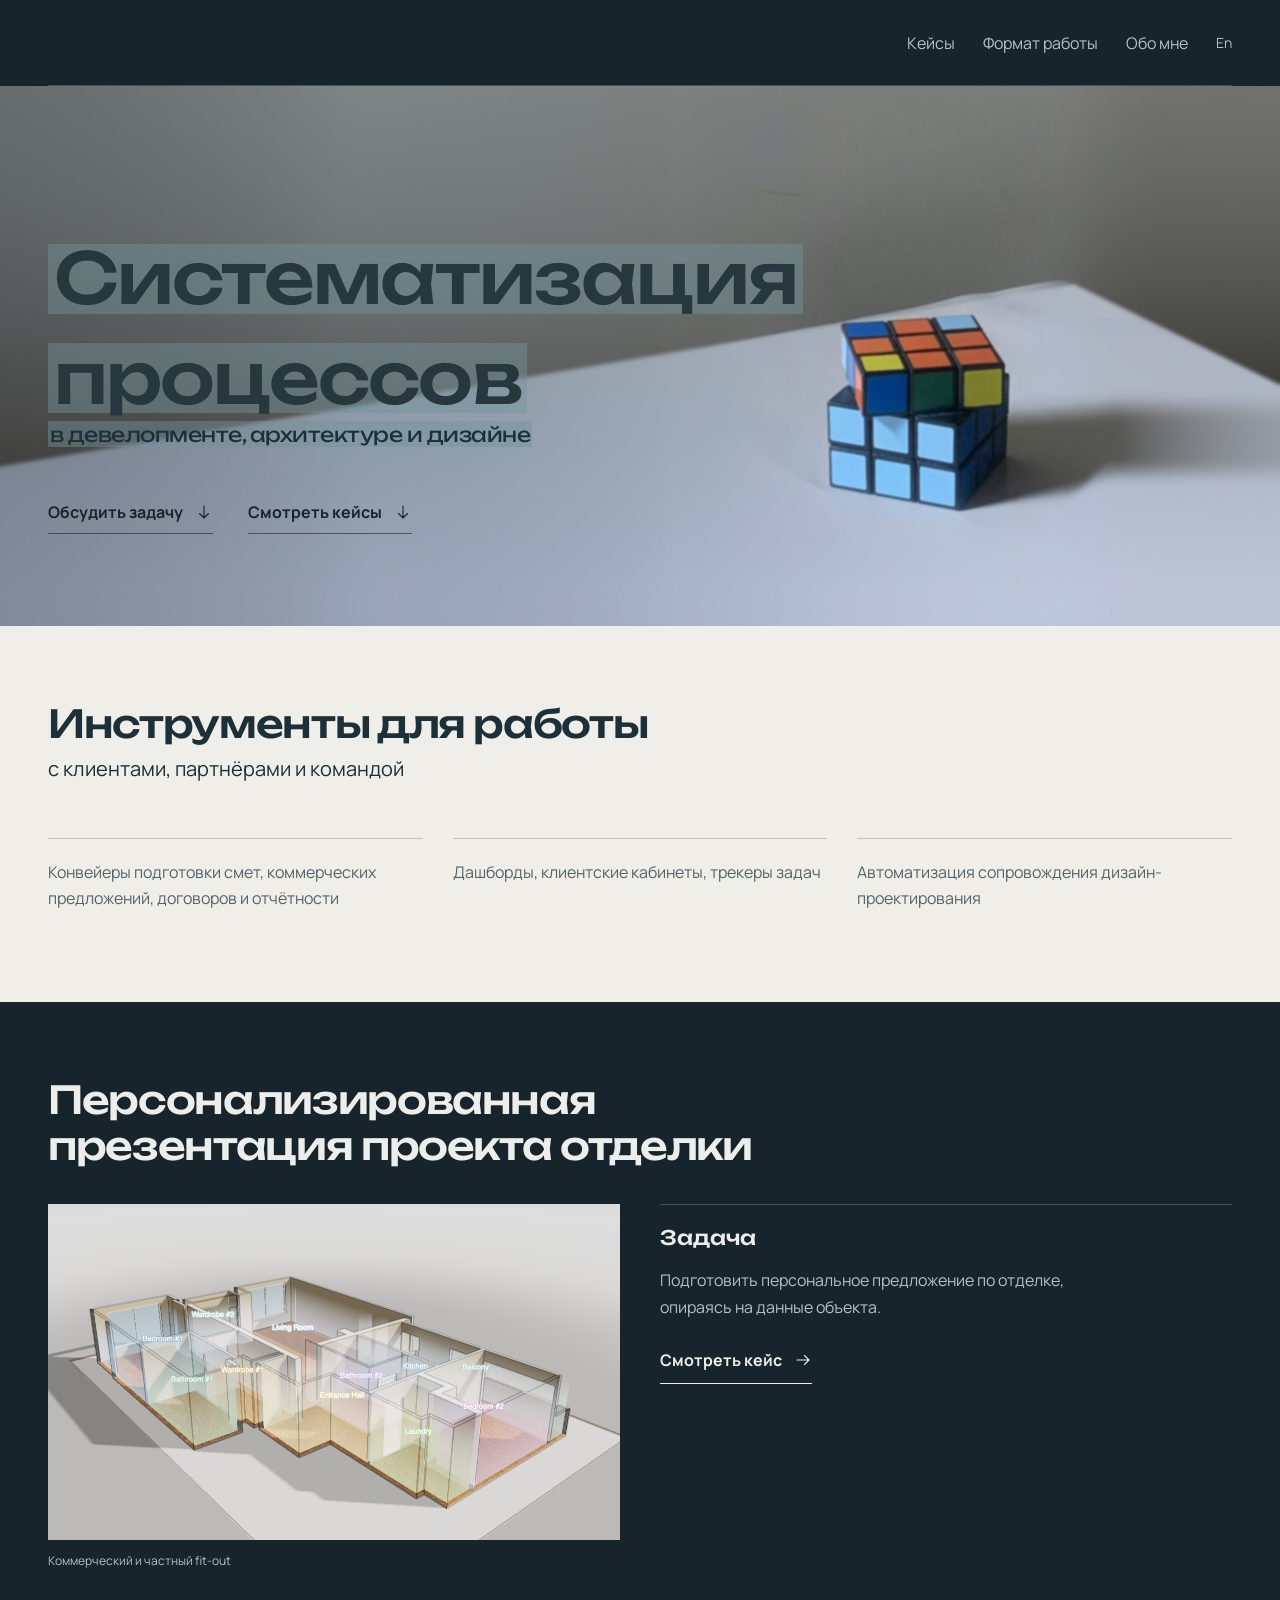
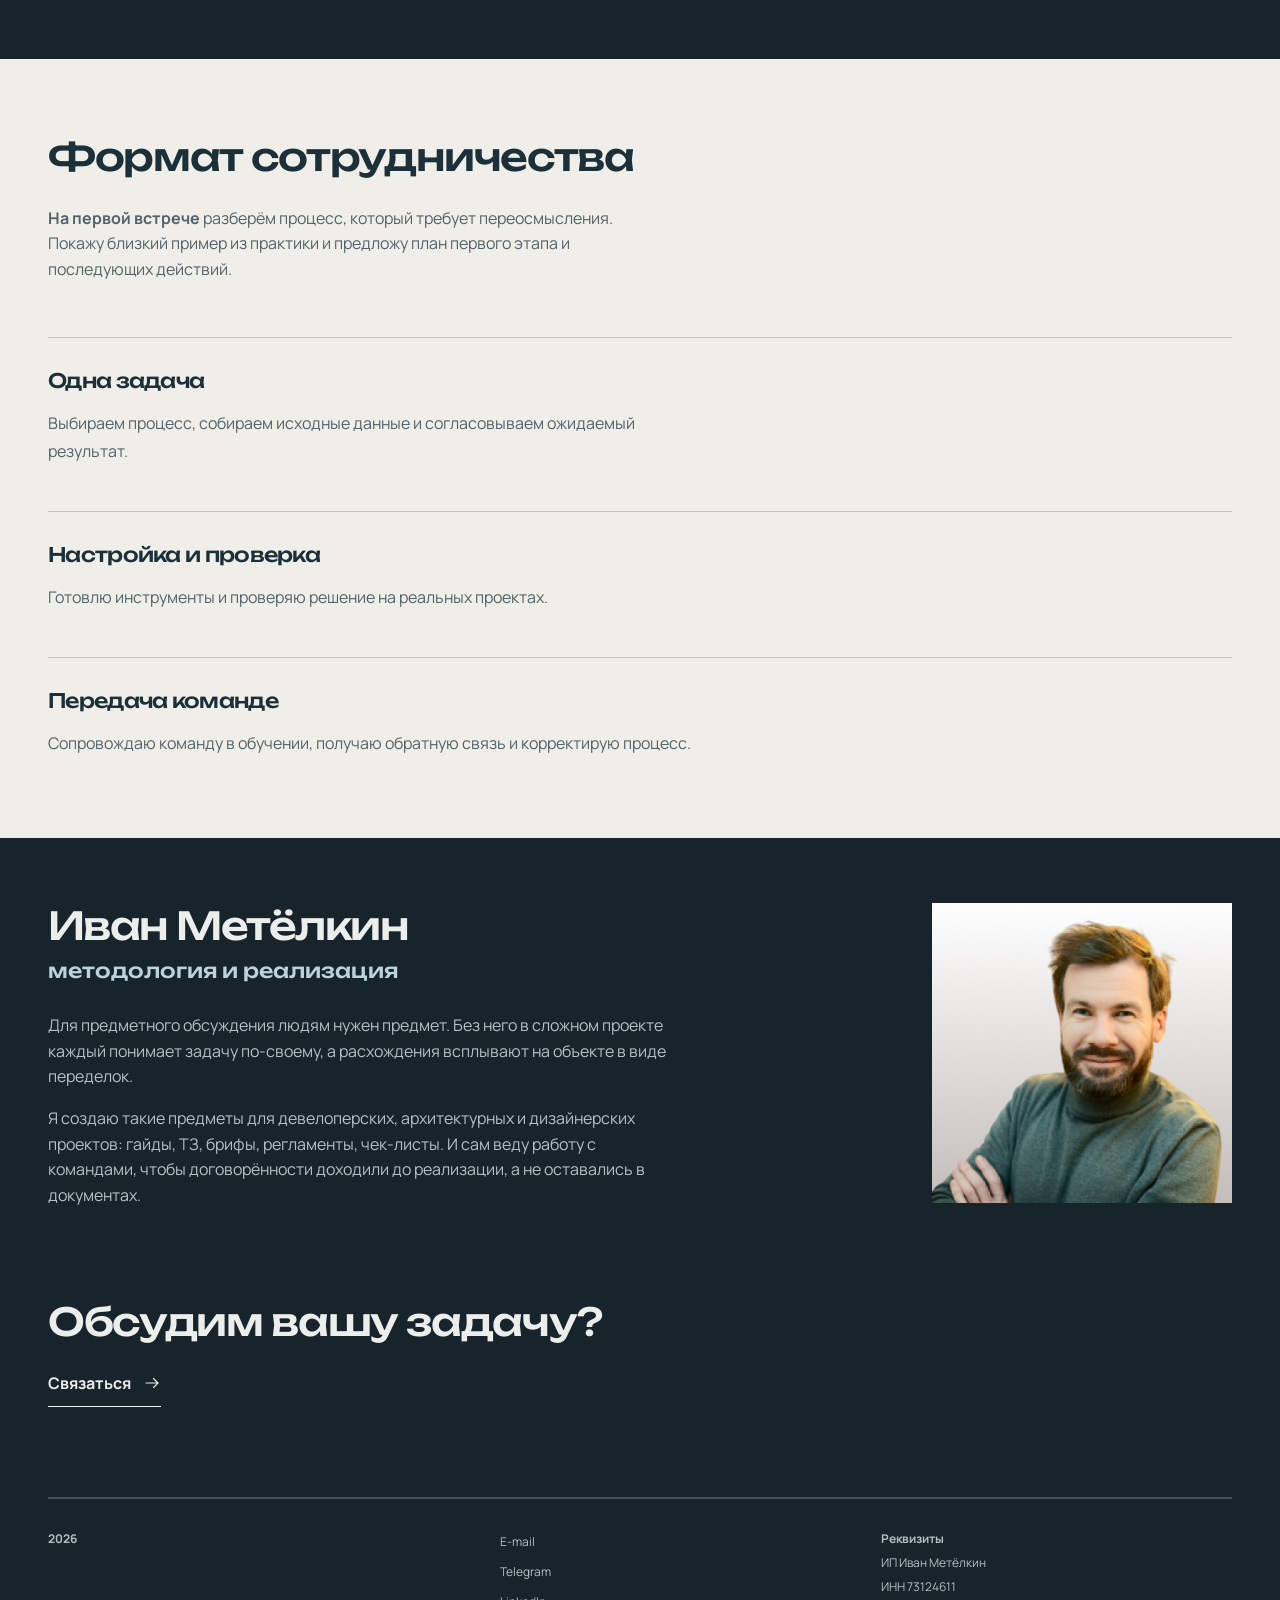
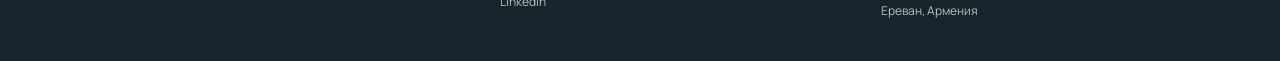
<file: index.html>
<!doctype html><html lang="ru"><head><meta charset="utf-8"><meta name="viewport" content="width=device-width,initial-scale=1"><meta name="description" content="Систематизация процессов в девелопменте, архитектуре и дизайне."><title>Метелкин Иван — систематизация процессов</title><link rel="stylesheet" href="/site.css?v=36"></head><body class="home-page"><header class="simple-header wrap"><nav aria-label="Навигация"><a href="/#cases">Кейсы</a><a href="/#approach">Формат работы</a><a href="/#about">Обо мне</a><a class="lang-pending" href="/en/" lang="en" aria-label="English">En</a></nav></header><main><section class="home-hero"><div class="wrap home-hero-copy"><h1><span class="hero-title"><span>Систематизация</span><span>процессов</span></span><span class="hero-subtitle-wrap"><span class="hero-subtitle">в девелопменте, архитектуре и дизайне</span></span></h1><div class="home-actions"><a href="#contact">Обсудить задачу <svg class="icon" viewBox="0 0 24 24" aria-hidden="true"><path d="M12 4v16m-6-6 6 6 6-6"/></svg></a><a href="#cases">Смотреть кейсы <svg class="icon" viewBox="0 0 24 24" aria-hidden="true"><path d="M12 4v16m-6-6 6 6 6-6"/></svg></a></div></div><img class="home-hero-image" src="/background_2400x1350_v2.jpg" alt="Кубик Рубика на светлом фоне" fetchpriority="high"></section><section class="light"><div class="wrap section tools-section"><h2>Инструменты для работы <span>с клиентами, партнёрами и командой</span></h2><div class="tools-list"><p>Конвейеры подготовки смет, коммерческих предложений, договоров и отчётности</p><p>Дашборды, клиентские кабинеты, трекеры задач</p><p>Автоматизация сопровождения дизайн-проектирования</p></div></div></section><section id="cases"><div class="wrap section case-feature"><h2><a class="case-title-link" href="/cases/e57/">Персонализированная презентация проекта отделки</a></h2><div class="case-feature-grid"><figure><a class="case-image-link" href="/cases/e57/" aria-label="Открыть кейс: Персонализированная презентация проекта отделки"><img src="/cases/e57/model-reference.png" alt="Модель квартиры для презентации проекта отделки"></a><figcaption>Коммерческий и частный fit-out</figcaption></figure><div class="case-feature-info"><h3>Задача</h3><p>Подготовить персональное предложение по отделке, опираясь на данные объекта.</p><a class="text-link" href="/cases/e57/">Смотреть кейс <svg class="icon" viewBox="0 0 24 24" aria-hidden="true"><path d="M4 12h16m-6-6 6 6-6 6"/></svg></a></div></div></div></section><section id="approach" class="light"><div class="wrap section format-section"><h2>Формат сотрудничества</h2><p class="format-lead"><b>На первой встрече</b> разберём процесс, который требует переосмысления. Покажу близкий пример из практики и предложу план первого этапа и последующих действий.</p><div class="format-steps"><article><div><h3>Одна задача</h3><p>Выбираем процесс, собираем исходные данные и согласовываем ожидаемый результат.</p></div></article><article><div><h3>Настройка и проверка</h3><p>Готовлю инструменты и проверяю решение на реальных проектах.</p></div></article><article><div><h3>Передача команде</h3><p>Сопровождаю команду в обучении, получаю обратную связь и корректирую процесс.</p></div></article></div></div></section><section id="about" class="wrap section home-about"><div><h2>Иван Метёлкин</h2><p class="about-role">методология и реализация</p><p>Для предметного обсуждения людям нужен предмет. Без него в сложном проекте каждый понимает задачу по-своему, а расхождения всплывают на объекте в виде переделок.</p><p>Я создаю такие предметы для девелоперских, архитектурных и дизайнерских проектов: гайды, ТЗ, брифы, регламенты, чек-листы. И сам веду работу с командами, чтобы договорённости доходили до реализации, а не оставались в документах.</p></div><img src="/portrait.png" alt="Иван Метёлкин" loading="lazy"></section><section id="contact" class="wrap home-contact"><h2>Обсудим вашу задачу?</h2><button type="button" class="text-link contact-open" id="contactOpen" aria-haspopup="dialog" aria-controls="contactDialog">Связаться <svg class="icon" viewBox="0 0 24 24" aria-hidden="true"><path d="M4 12h16m-6-6 6 6-6 6"/></svg></button></section></main><footer class="wrap footer site-footer"><div><strong>2026</strong></div><div class="footer-links"><a href="mailto:metelki@gmail.com">E-mail</a><a href="https://t.me/IvanMetelkin" target="_blank" rel="noopener noreferrer">Telegram</a><a href="https://linkedin.com/in/IvanMetelkin" target="_blank" rel="noopener noreferrer">LinkedIn</a></div><div class="company-details"><strong>Реквизиты</strong><span>ИП Иван Метёлкин</span><span>ИНН 73124611</span><span>Ереван, Армения</span></div></footer><dialog id="contactDialog" aria-labelledby="dialogTitle" aria-describedby="dialogNote"><div class="dialog-heading"><h2 id="dialogTitle">Связаться</h2><button type="button" class="dialog-close" id="dialogClose" aria-label="Закрыть окно">×</button></div><form id="contactForm"><label for="contactName">Ваше имя</label><input id="contactName" name="name" autocomplete="name" required maxlength="150"><label for="contactDetails">Контакт</label><input id="contactDetails" name="contact" autocomplete="off" required maxlength="200" placeholder="E-mail, телефон или Telegram"><label for="contactQuestion">Что хотите обсудить</label><textarea id="contactQuestion" name="question" rows="5" required maxlength="3000"></textarea><label class="contact-trap" aria-hidden="true">Сайт<input name="website" tabindex="-1" autocomplete="off"></label><p id="dialogNote" role="status" aria-live="polite">Отправьте сообщение, и я свяжусь с вами</p><button type="submit" class="dialog-submit">Отправить</button></form></dialog><script src="/contact-config.js?v=2" defer></script><script src="/contact.js?v=6" defer></script></body></html>
</file>
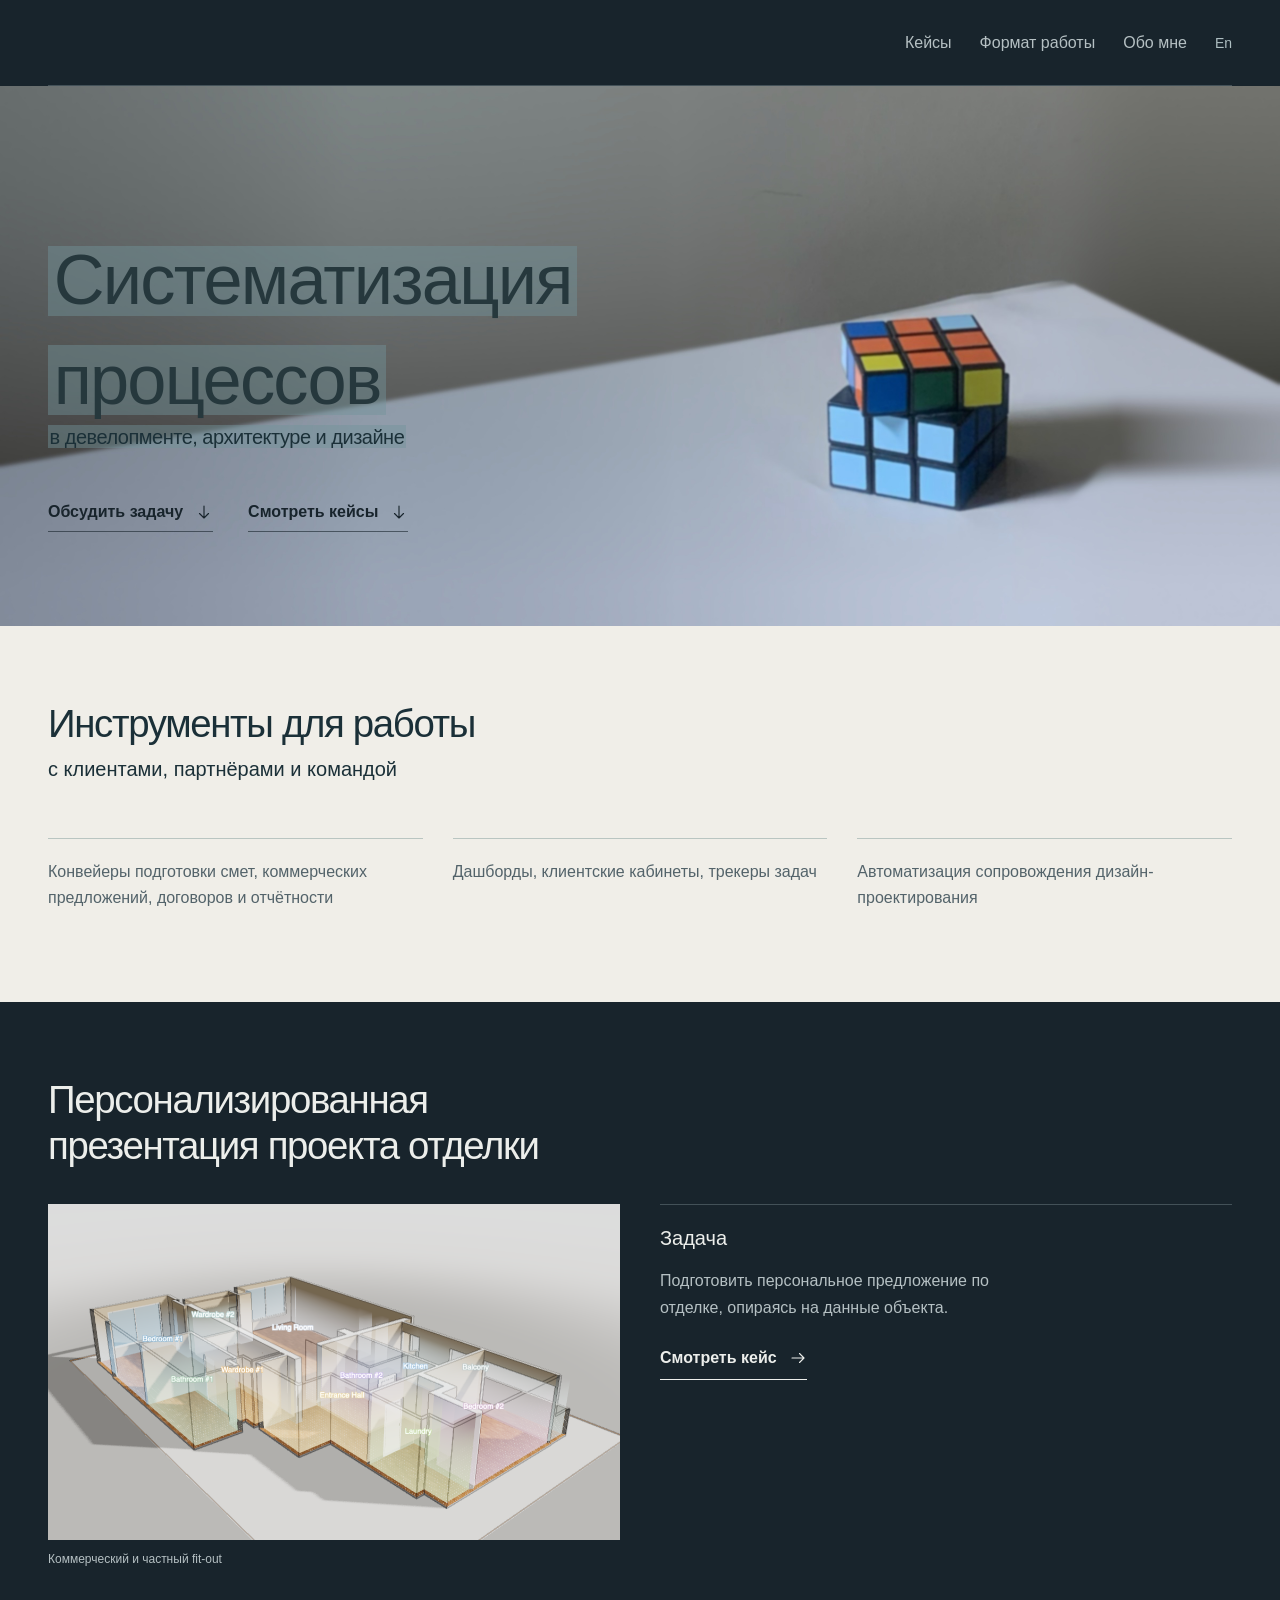
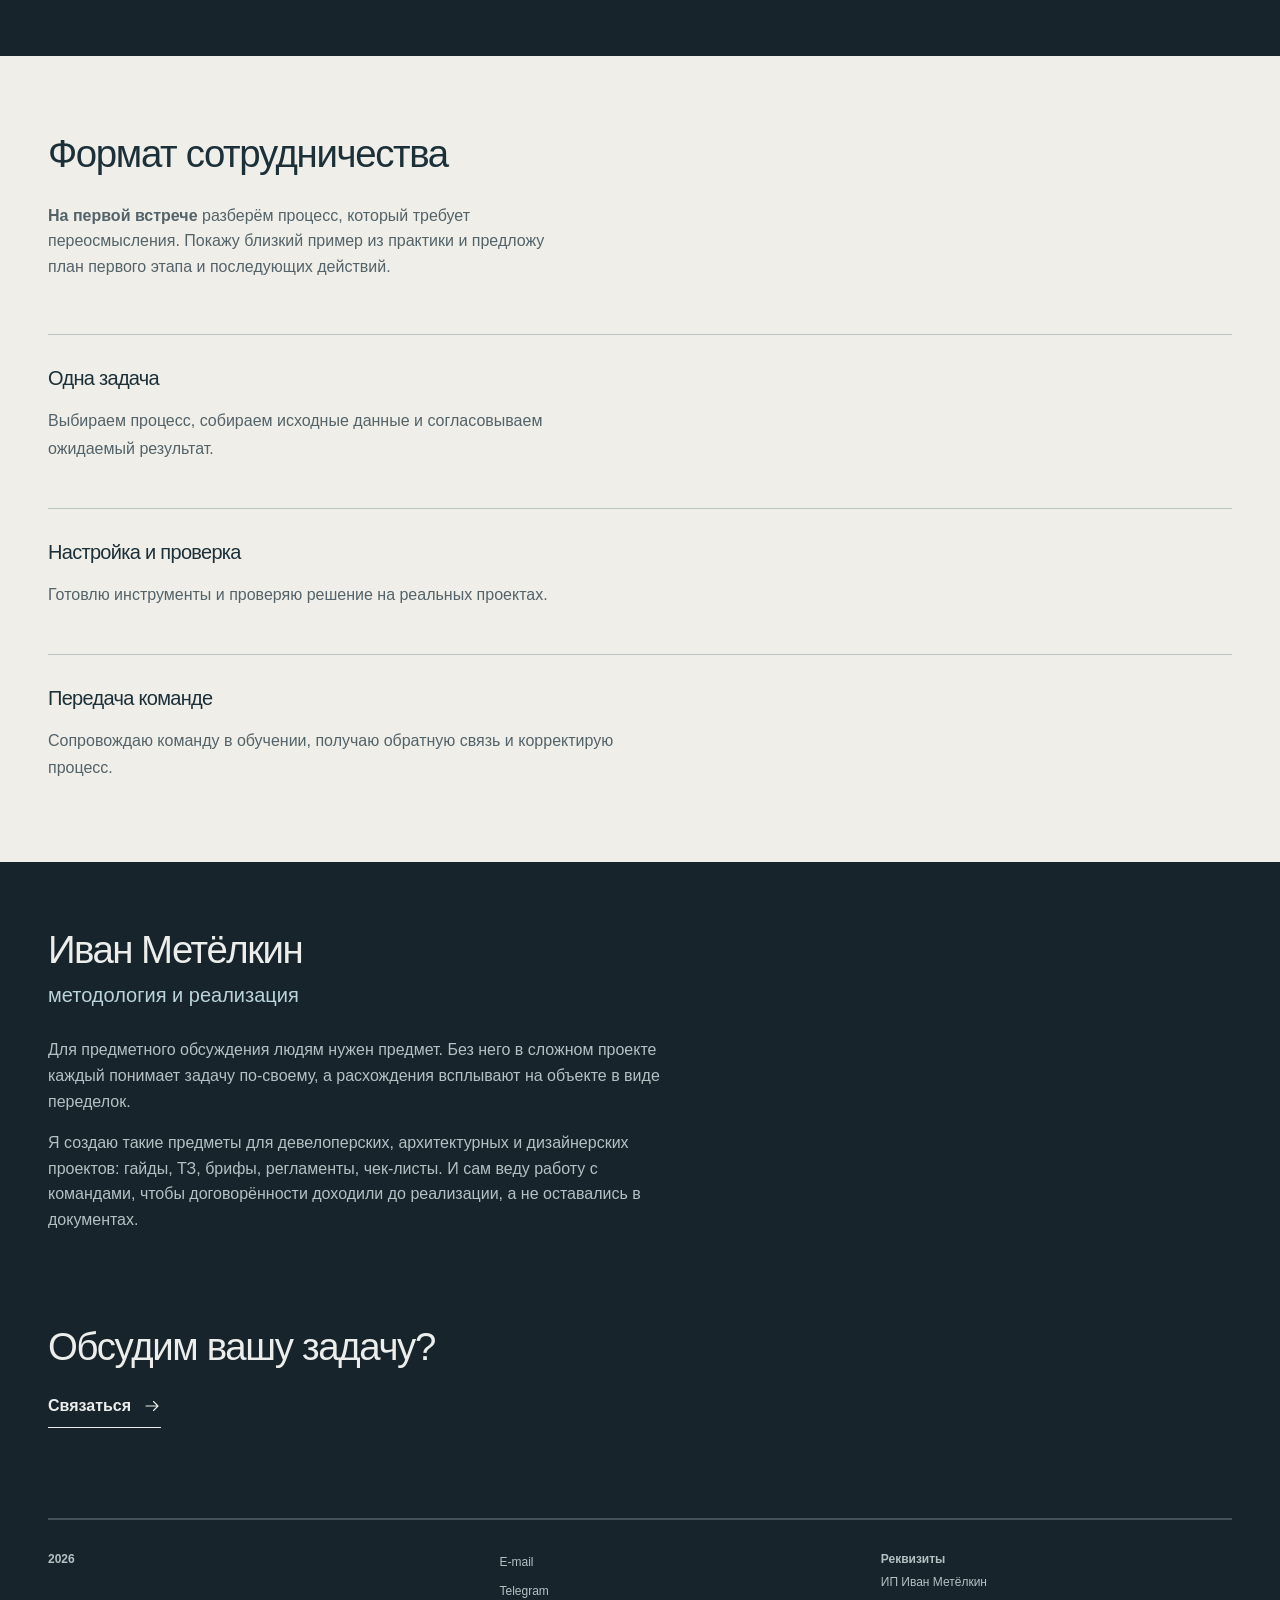
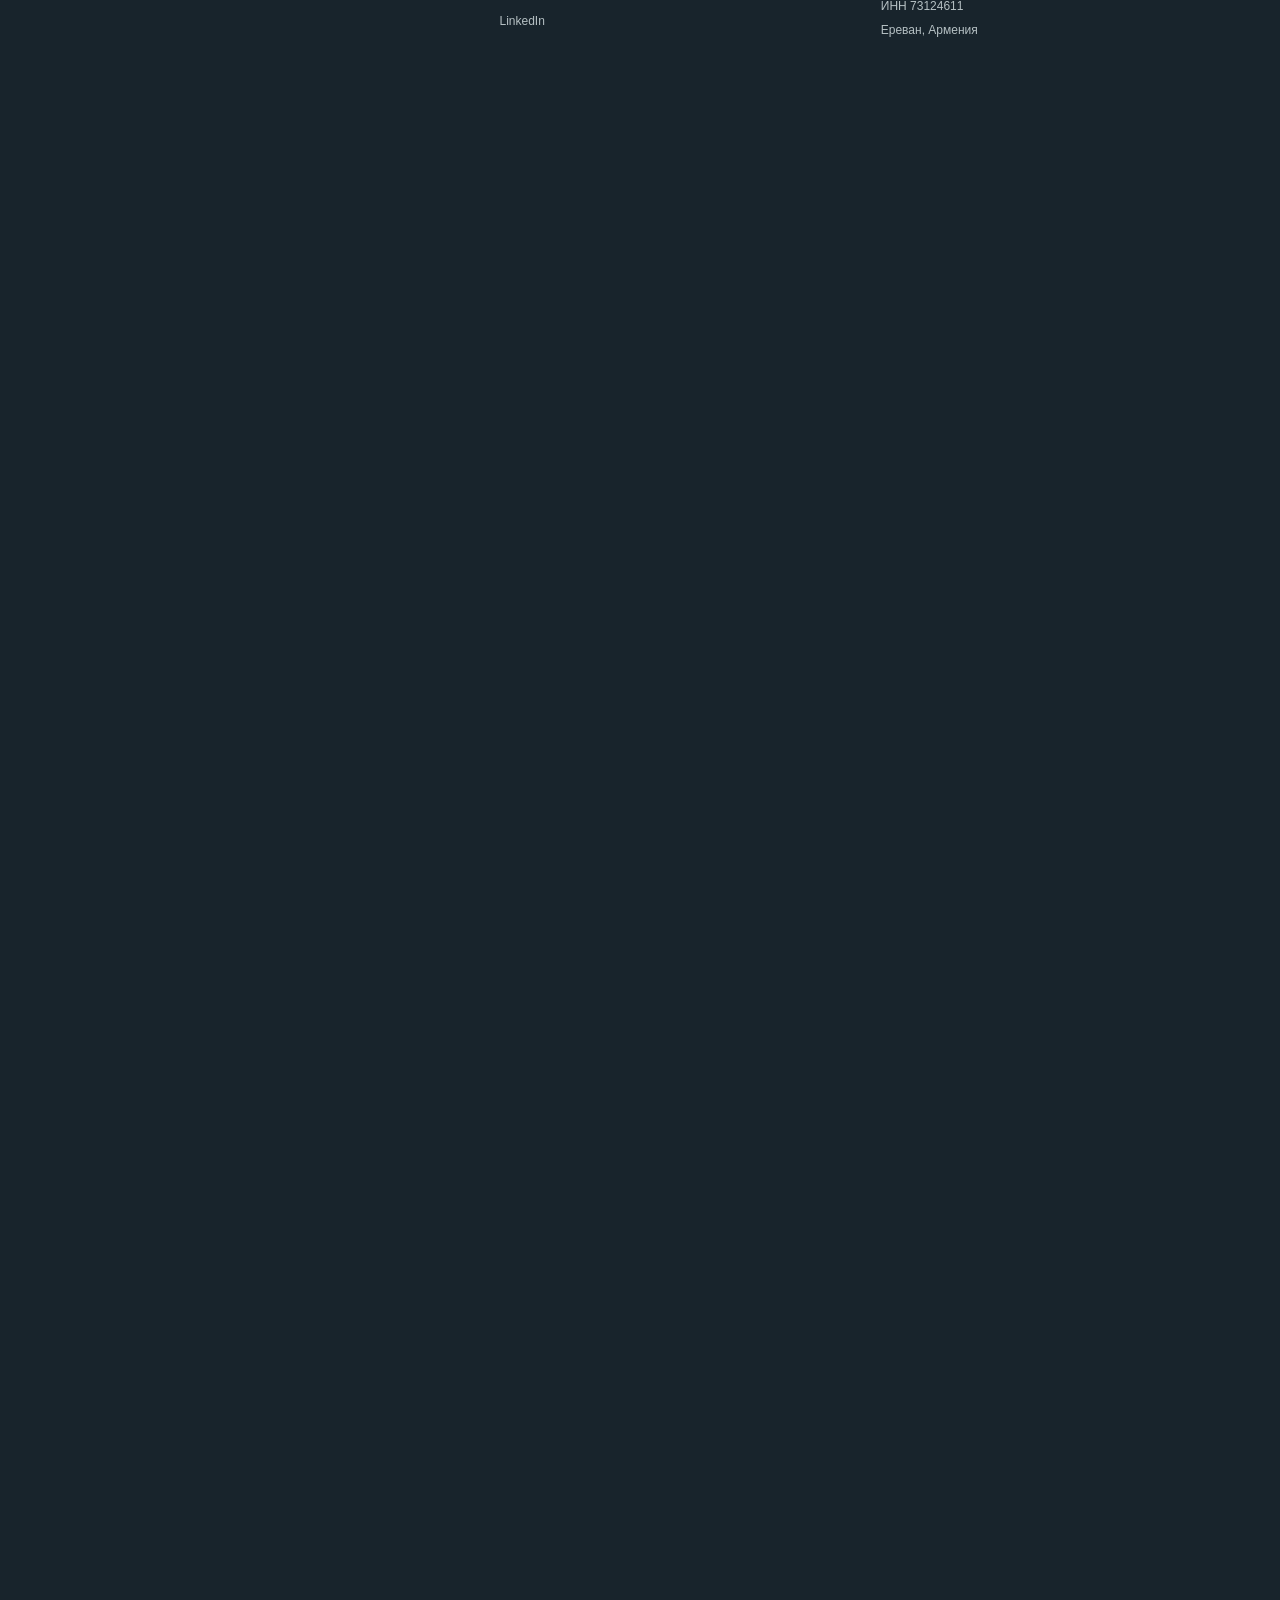
<file: approach/index.html>
<!doctype html><html lang="ru"><head><meta charset="utf-8"><meta http-equiv="refresh" content="0; url=/#approach"><title>Метелкин Иван</title></head><body><a href="/#approach">На главную</a></body></html>
</file>
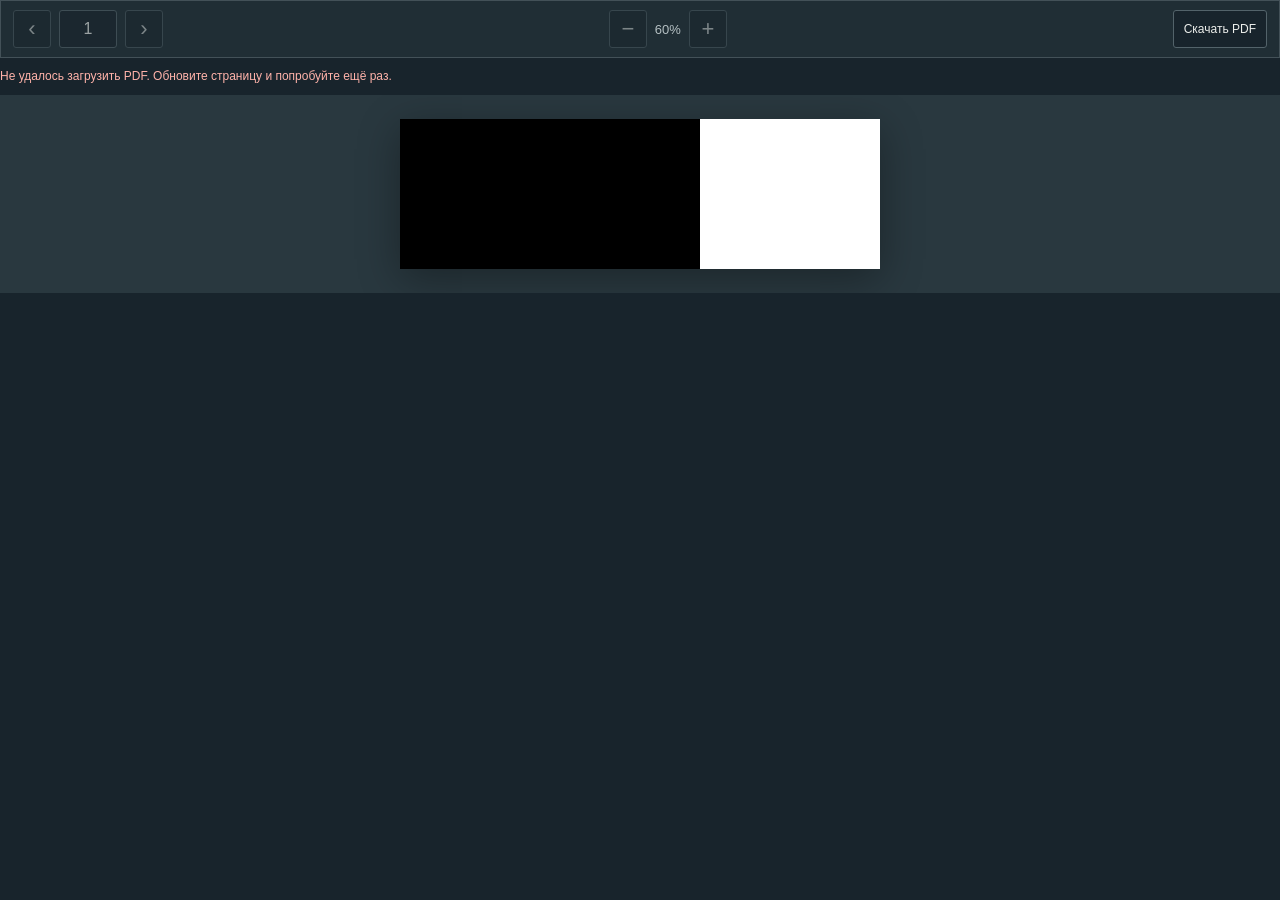
<file: artlife/index.html>
<!doctype html>
<html lang="ru">
  <head>
    <meta charset="utf-8">
    <meta name="viewport" content="width=device-width, initial-scale=1">
    <meta name="theme-color" content="#18242c">
    <meta name="description" content="Просмотр PDF-документа.">
    <title>PDF</title>
    <link rel="stylesheet" href="./viewer.css?v=10">
    <script type="module" src="./viewer.js?v=13"></script>
  </head>
  <body>
    <main class="viewer-app">
      <section class="pdf-viewer" aria-label="Просмотр PDF">
        <div class="toolbar" role="toolbar" aria-label="Управление просмотром PDF">
          <div class="page-controls">
            <button id="previousPage" class="control-button icon-button" type="button" aria-label="Предыдущая страница" title="Предыдущая страница" disabled>‹</button>
            <input id="pageNumber" class="page-input" type="number" min="1" value="1" inputmode="numeric" aria-label="Номер страницы" disabled>
            <button id="nextPage" class="control-button icon-button" type="button" aria-label="Следующая страница" title="Следующая страница" disabled>›</button>
          </div>

          <div class="zoom-controls">
            <button id="zoomOut" class="control-button icon-button" type="button" aria-label="Уменьшить масштаб" title="Уменьшить масштаб" disabled>−</button>
            <output id="zoomLevel" class="zoom-level" aria-live="polite">80%</output>
            <button id="zoomIn" class="control-button icon-button" type="button" aria-label="Увеличить масштаб" title="Увеличить масштаб" disabled>+</button>
          </div>
          <a id="downloadPdf" class="control-button compact-button download-link" href="./in-progress.pdf?v=2" download="daria-watercolor-in-progress-exhibition.pdf">Скачать PDF</a>
        </div>

        <div id="status" class="status" role="status" aria-live="polite">Загрузка документа…</div>
        <progress id="loadProgress" class="load-progress" max="100" value="0" aria-label="Загрузка PDF"></progress>

        <div id="viewerStage" class="viewer-stage">
          <div class="page-shell">
            <canvas id="pdfCanvas" role="img" aria-label="Страница PDF"></canvas>
          </div>
        </div>
      </section>
    </main>
  </body>
</html>
</file>
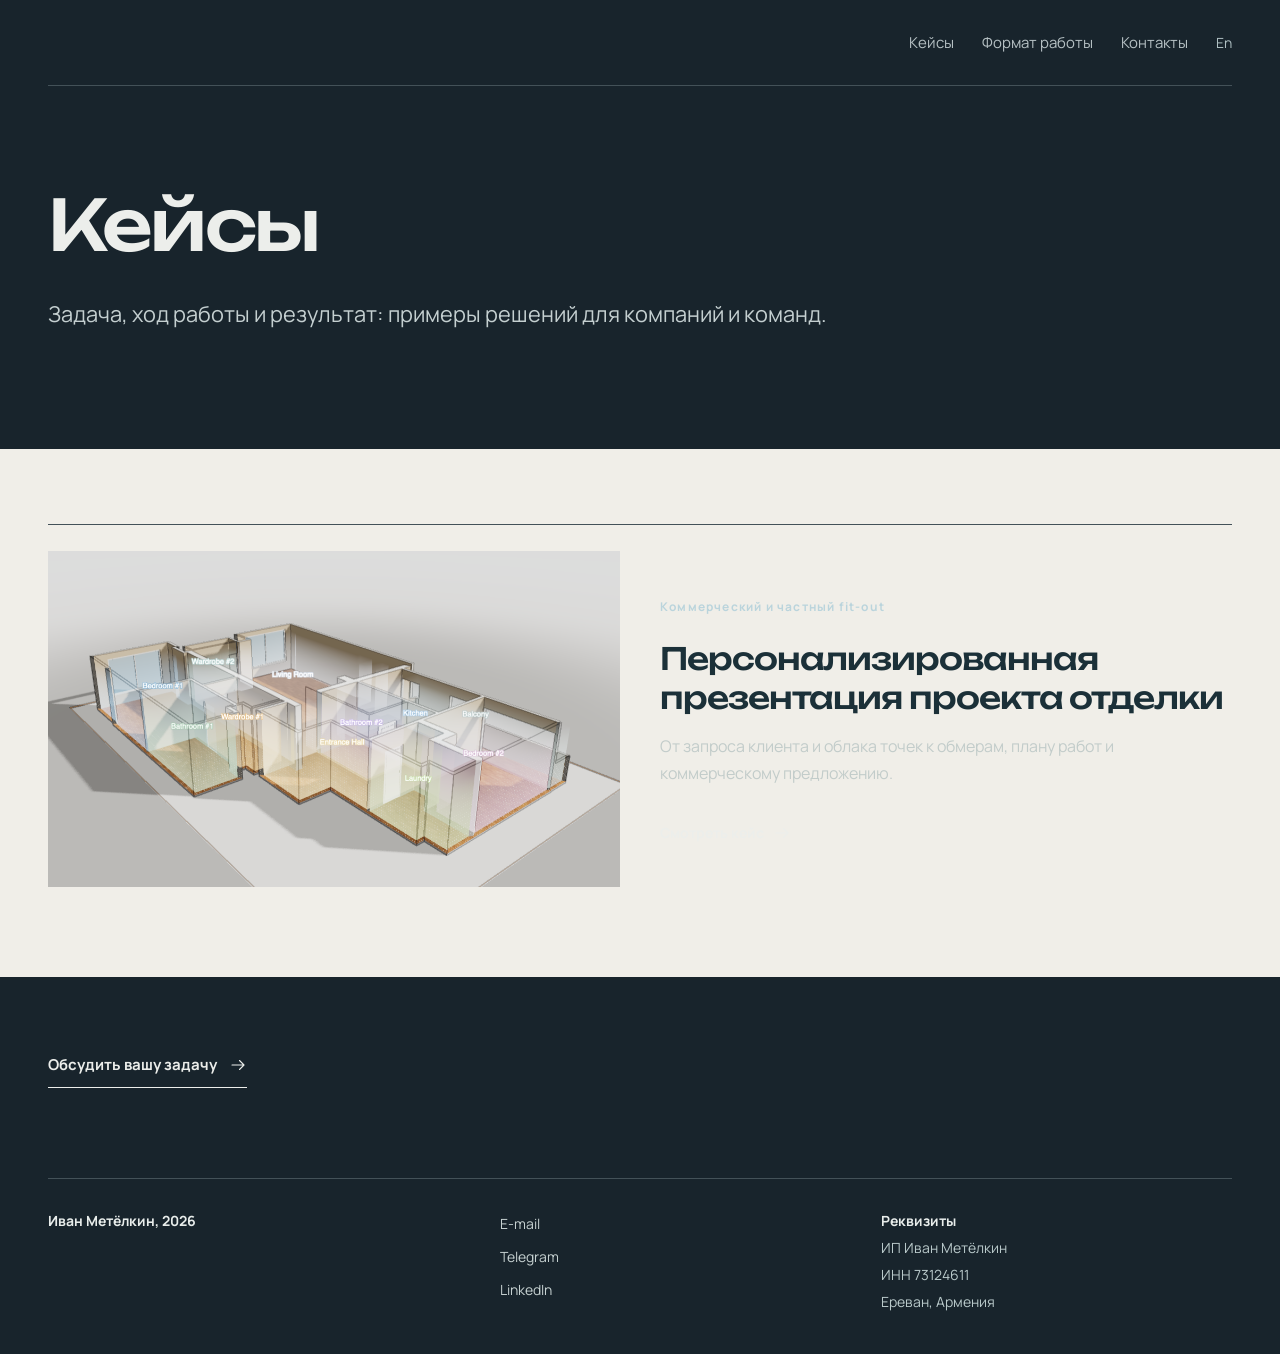
<file: cases/index.html>
<!doctype html><html lang="ru"><head><meta charset="utf-8"><meta name="viewport" content="width=device-width,initial-scale=1"><meta name="description" content="Иван Метёлкин — системный инженер: от запроса к реализации для компаний в строительстве, девелопменте, архитектуре и дизайне."><title>Кейсы — Иван Метёлкин</title><link rel="stylesheet" href="/site.css?v=36"></head><body><header class="simple-header wrap"><nav aria-label="Навигация"><a href="/#cases">Кейсы</a><a href="/#approach">Формат работы</a><a href="/#contact">Контакты</a><span class="lang-pending" lang="en" aria-label="English — версия готовится">En</span></nav></header><main><section class="wrap page-intro"><h1>Кейсы</h1><p>Задача, ход работы и результат: примеры решений для компаний и команд.</p></section><section class="light"><div class="wrap section"><a class="project-row" href="/cases/e57/"><img src="/cases/e57/model-reference.png" alt="Модель квартиры для презентации проекта отделки"><div><span class="project-meta">Коммерческий и частный fit-out</span><h3>Персонализированная презентация проекта отделки</h3><p>От запроса клиента и облака точек к обмерам, плану работ и коммерческому предложению.</p><span class="read-more">Смотреть кейс <svg class="icon" viewBox="0 0 24 24" aria-hidden="true"><path d="M4 12h16m-6-6 6 6-6 6"/></svg></span></div></a></div></section><section class="wrap page-end"><a class="text-link" href="/#contact">Обсудить вашу задачу <svg class="icon" viewBox="0 0 24 24" aria-hidden="true"><path d="M4 12h16m-6-6 6 6-6 6"/></svg></a></section></main><footer class="wrap footer site-footer"><div><strong>Иван Метёлкин, 2026</strong></div><div class="footer-links"><a href="mailto:metelki@gmail.com">E-mail</a><a href="https://t.me/IvanMetelkin" target="_blank" rel="noopener noreferrer">Telegram</a><a href="https://linkedin.com/in/IvanMetelkin" target="_blank" rel="noopener noreferrer">LinkedIn</a></div><div class="company-details"><strong>Реквизиты</strong><span>ИП Иван Метёлкин</span><span>ИНН 73124611</span><span>Ереван, Армения</span></div></footer></body></html>
</file>
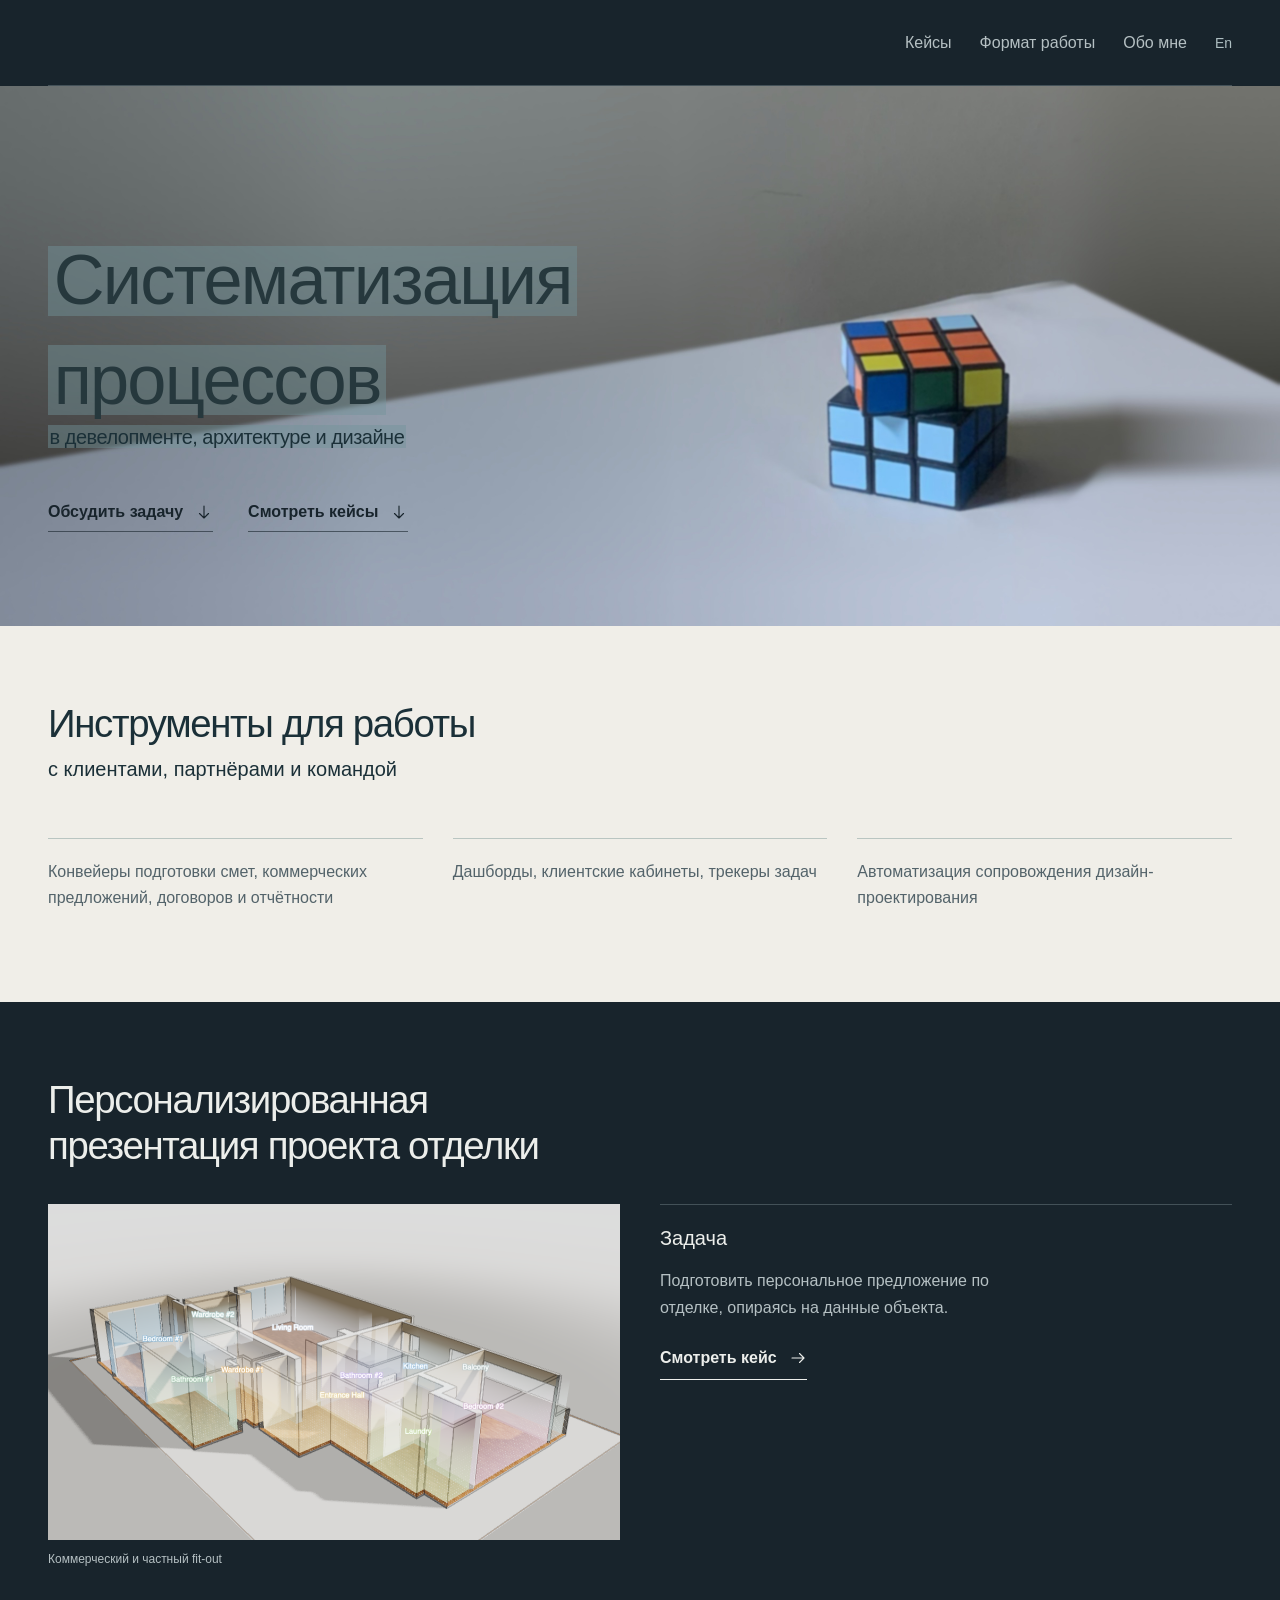
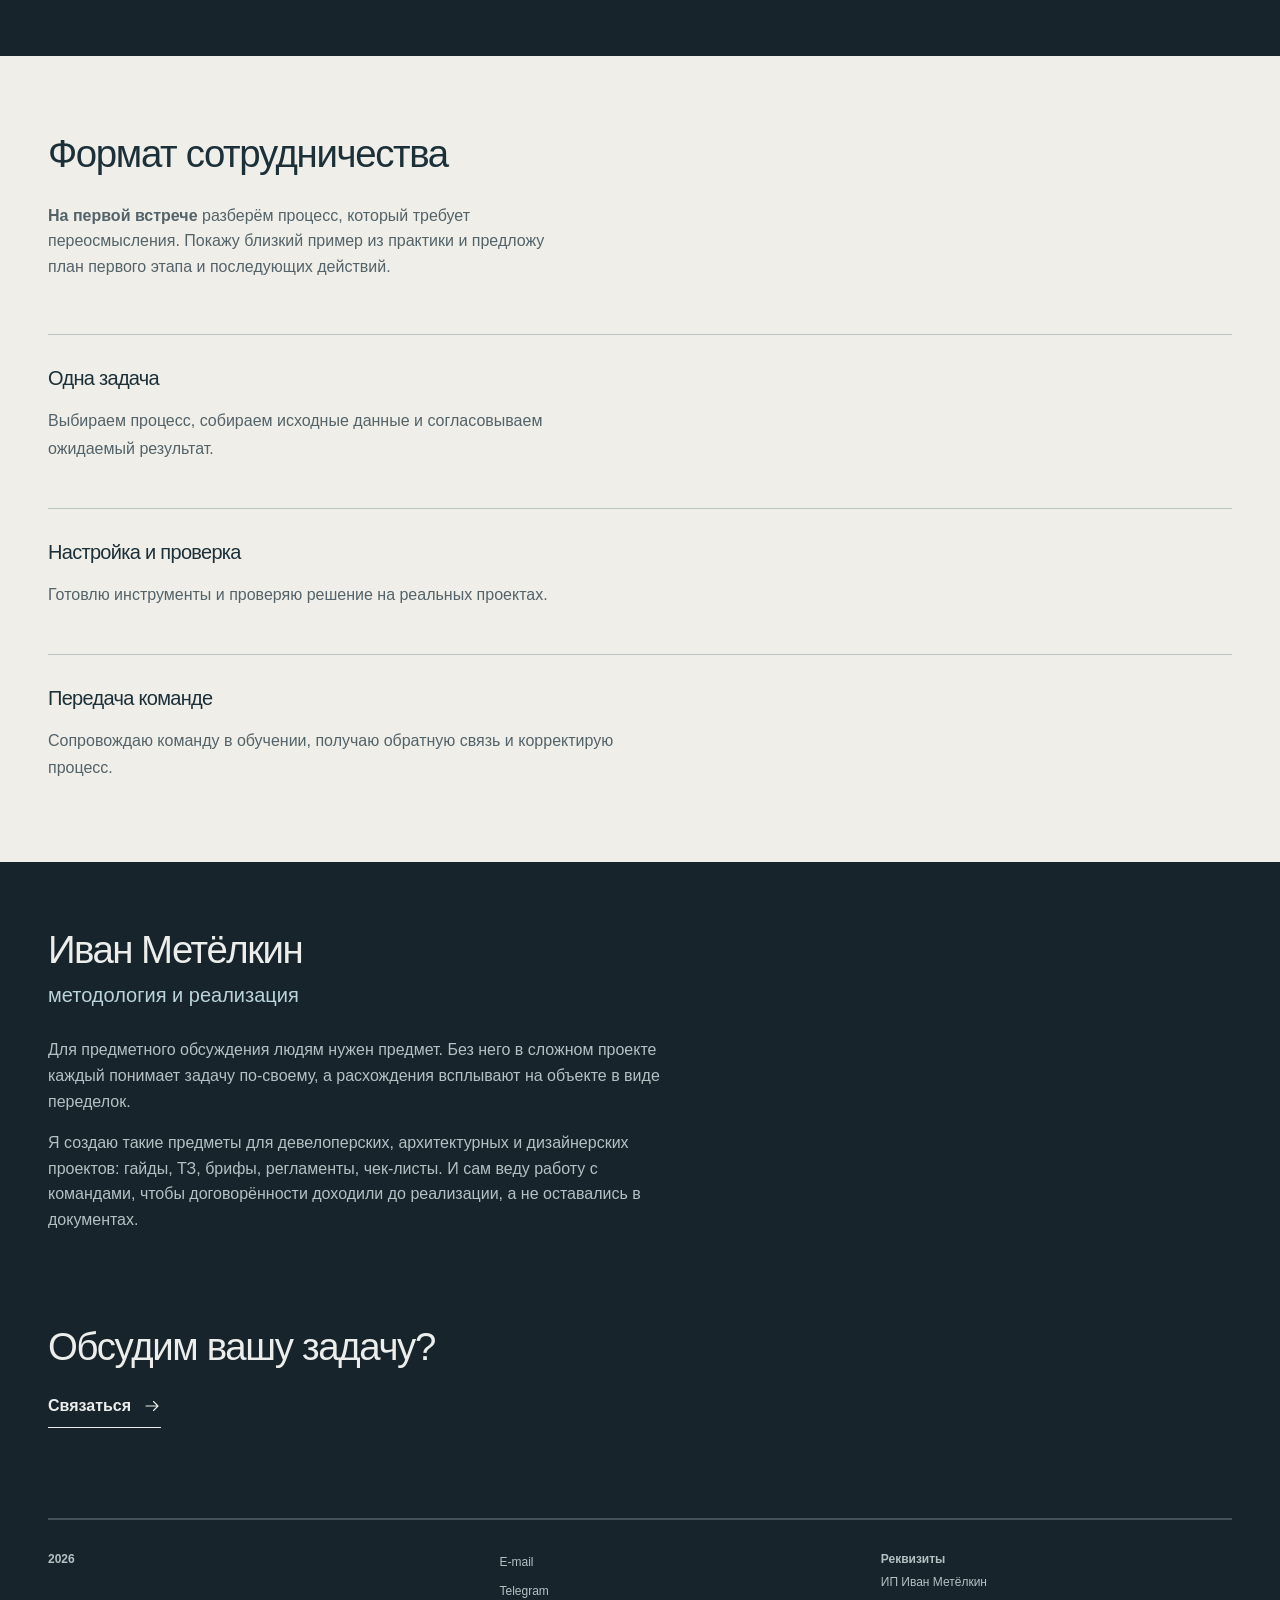
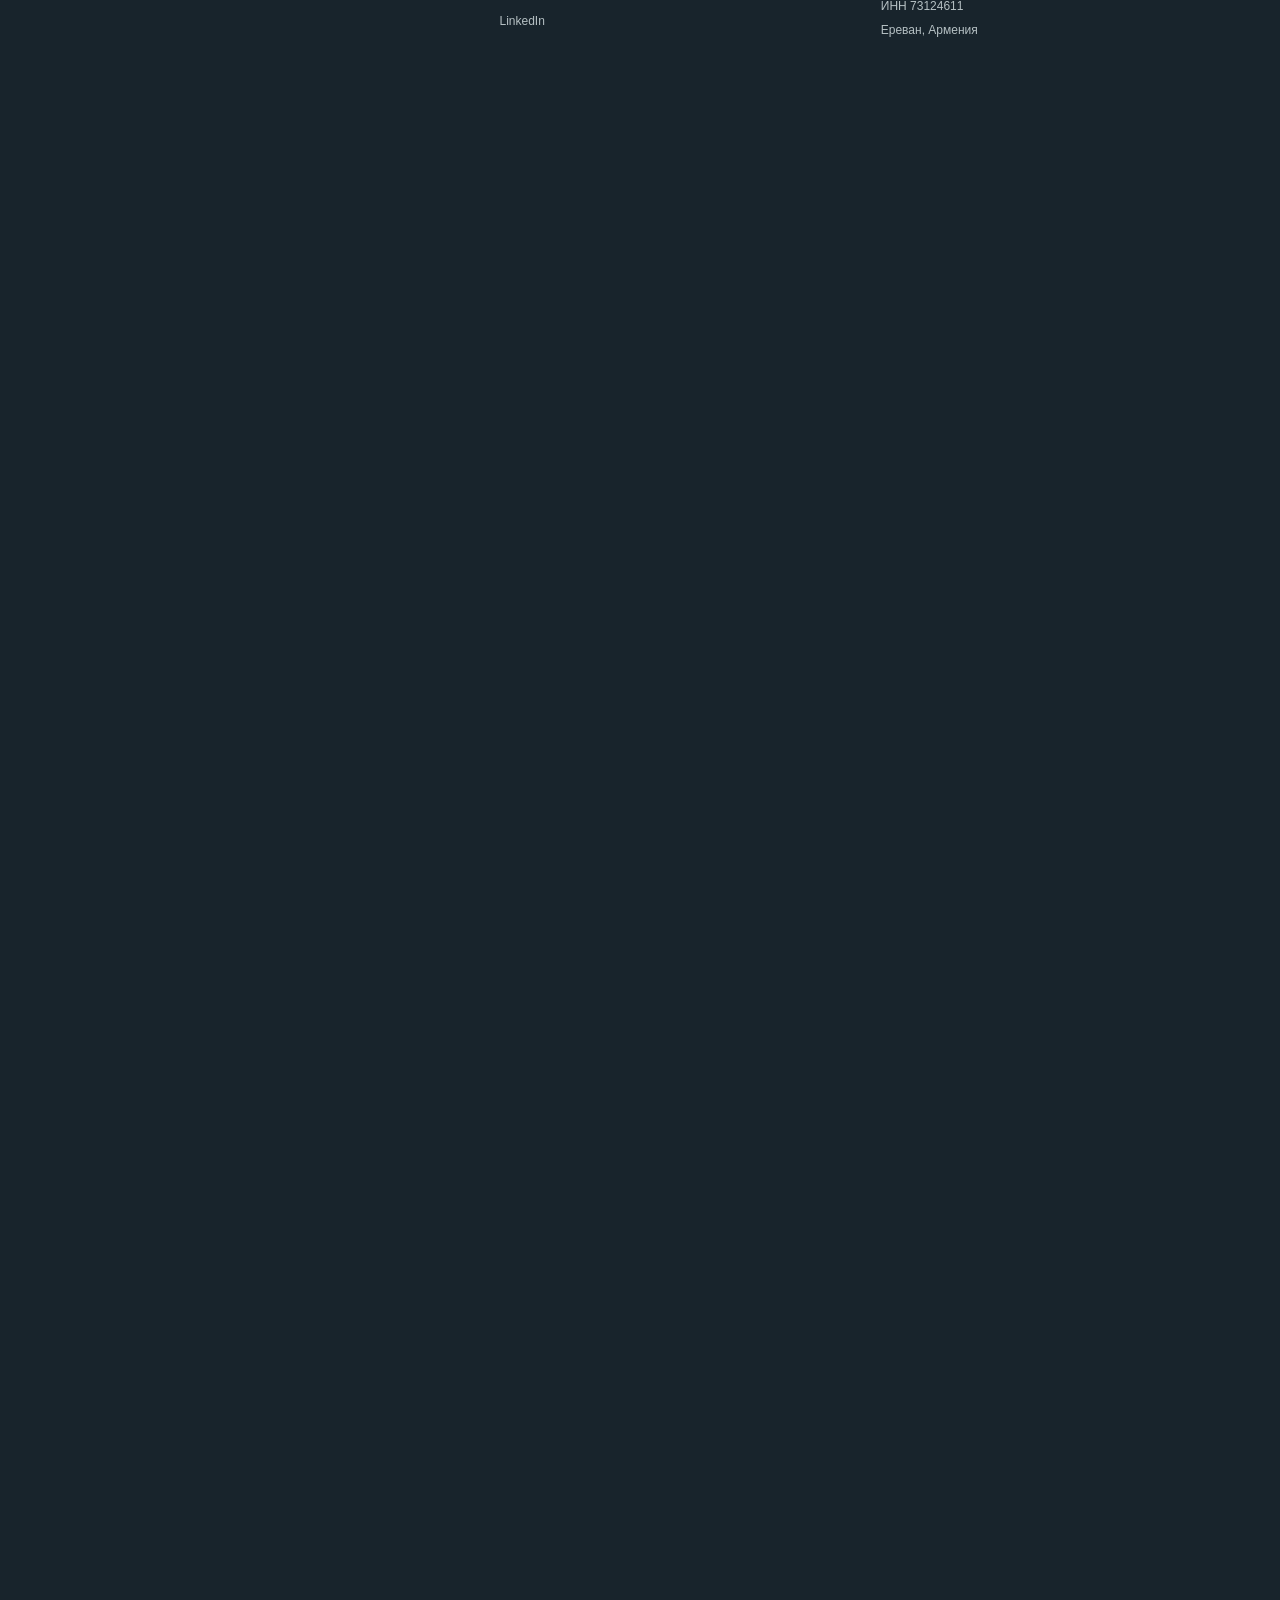
<file: contact/index.html>
<!doctype html><html lang="ru"><head><meta charset="utf-8"><meta http-equiv="refresh" content="0; url=/#contact"><title>Метелкин Иван</title></head><body><a href="/#contact">На главную</a></body></html>
</file>
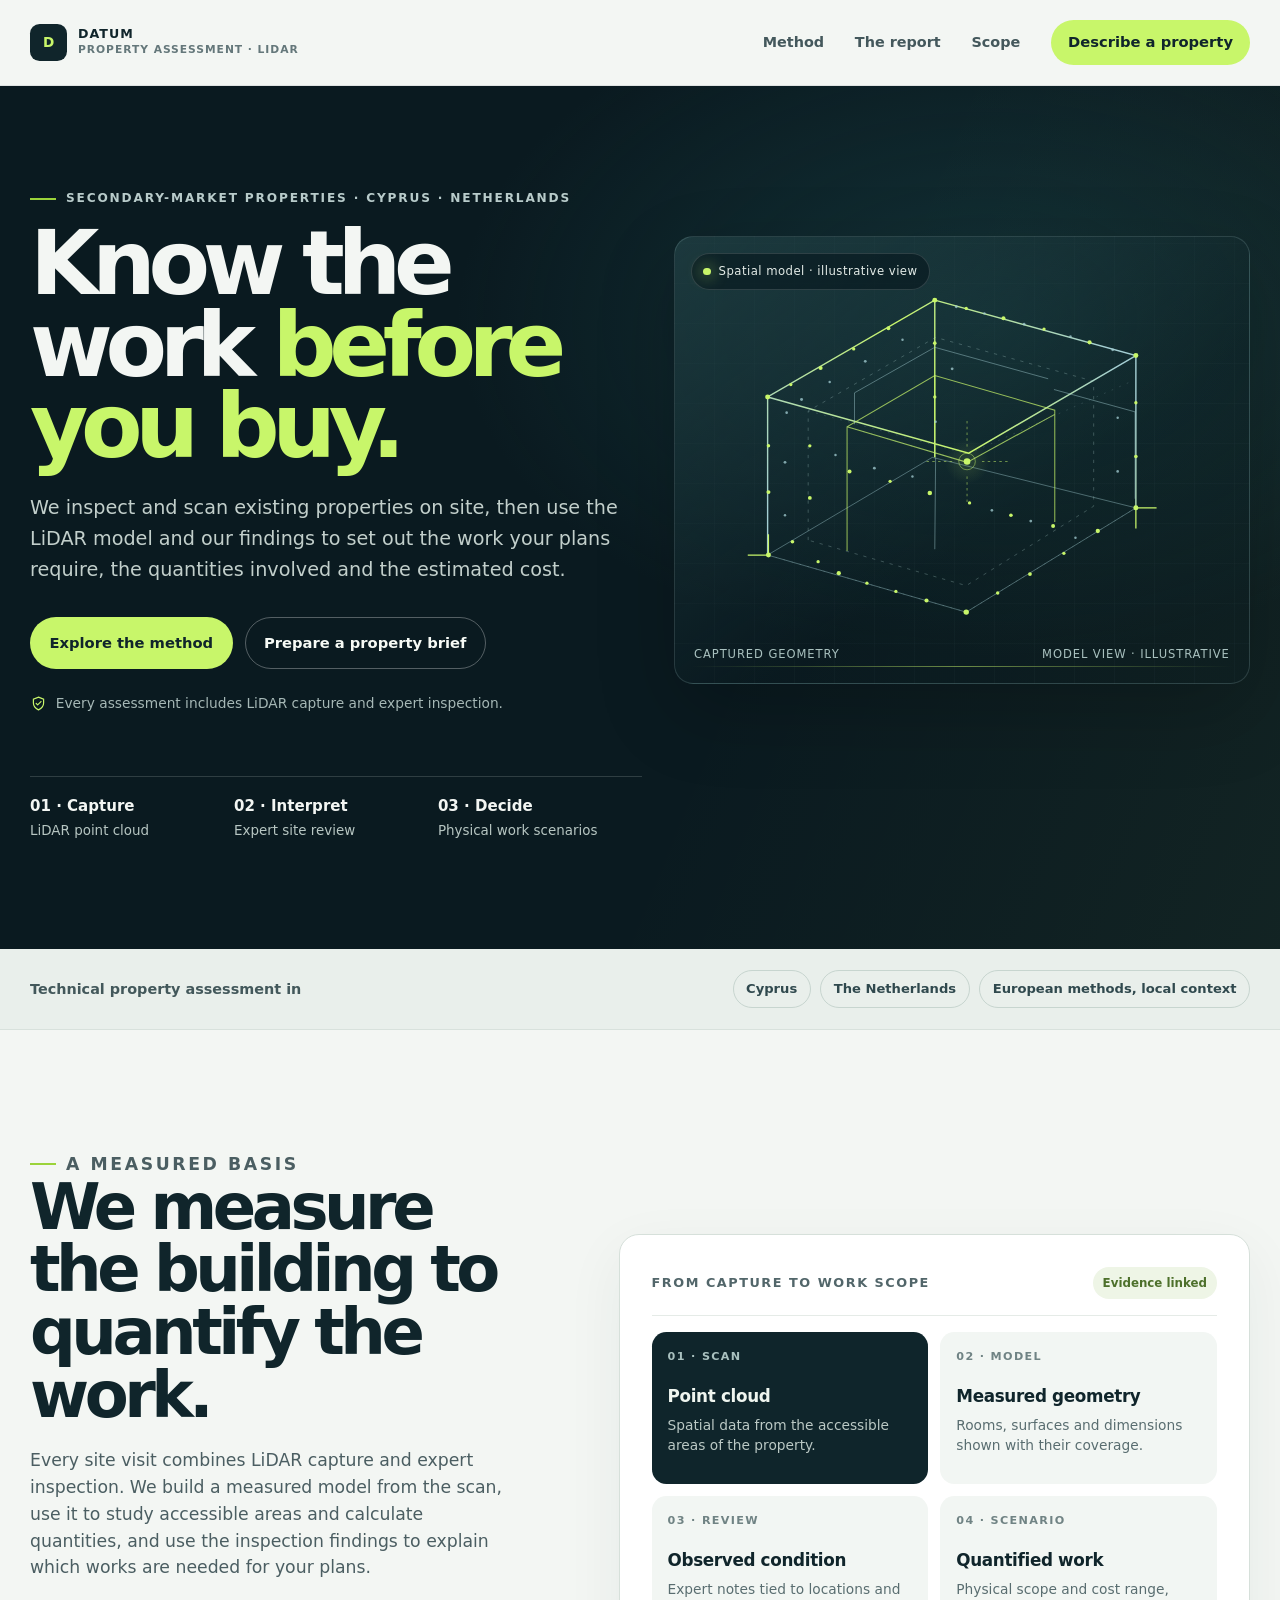
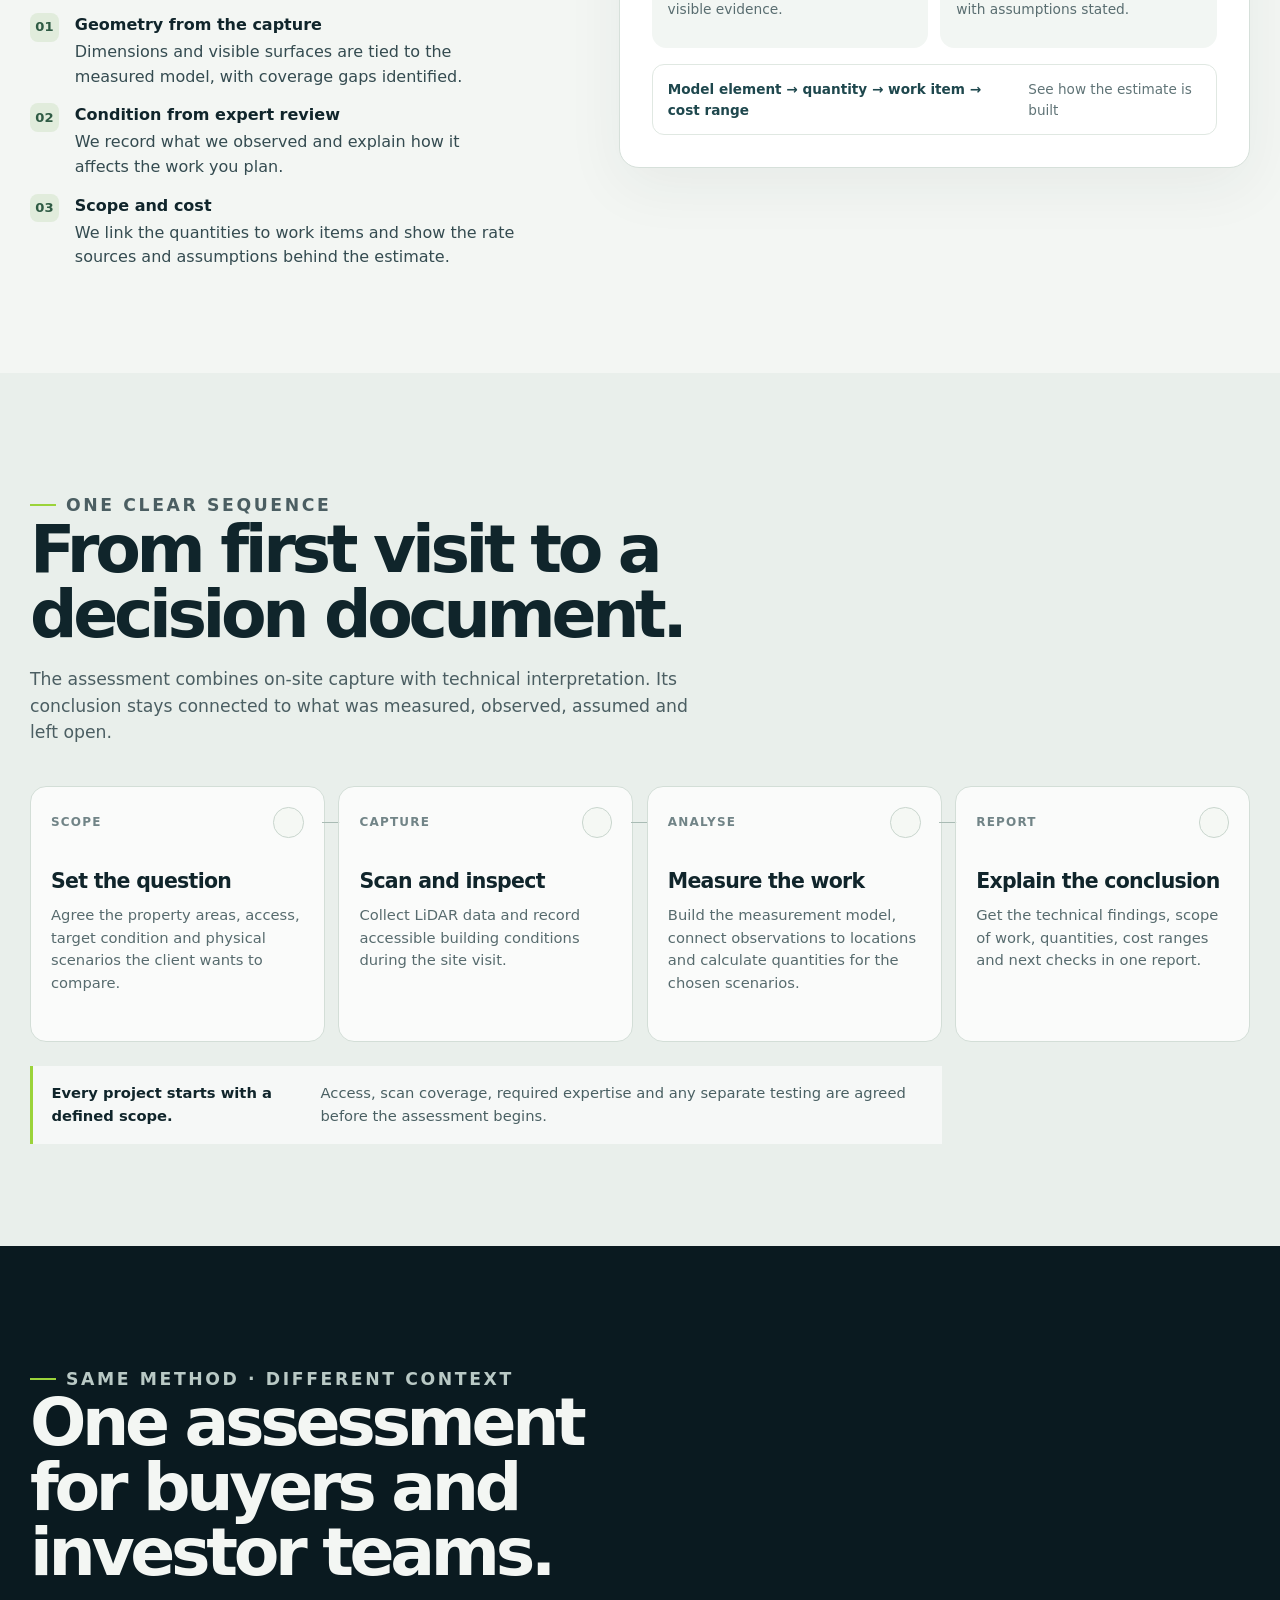
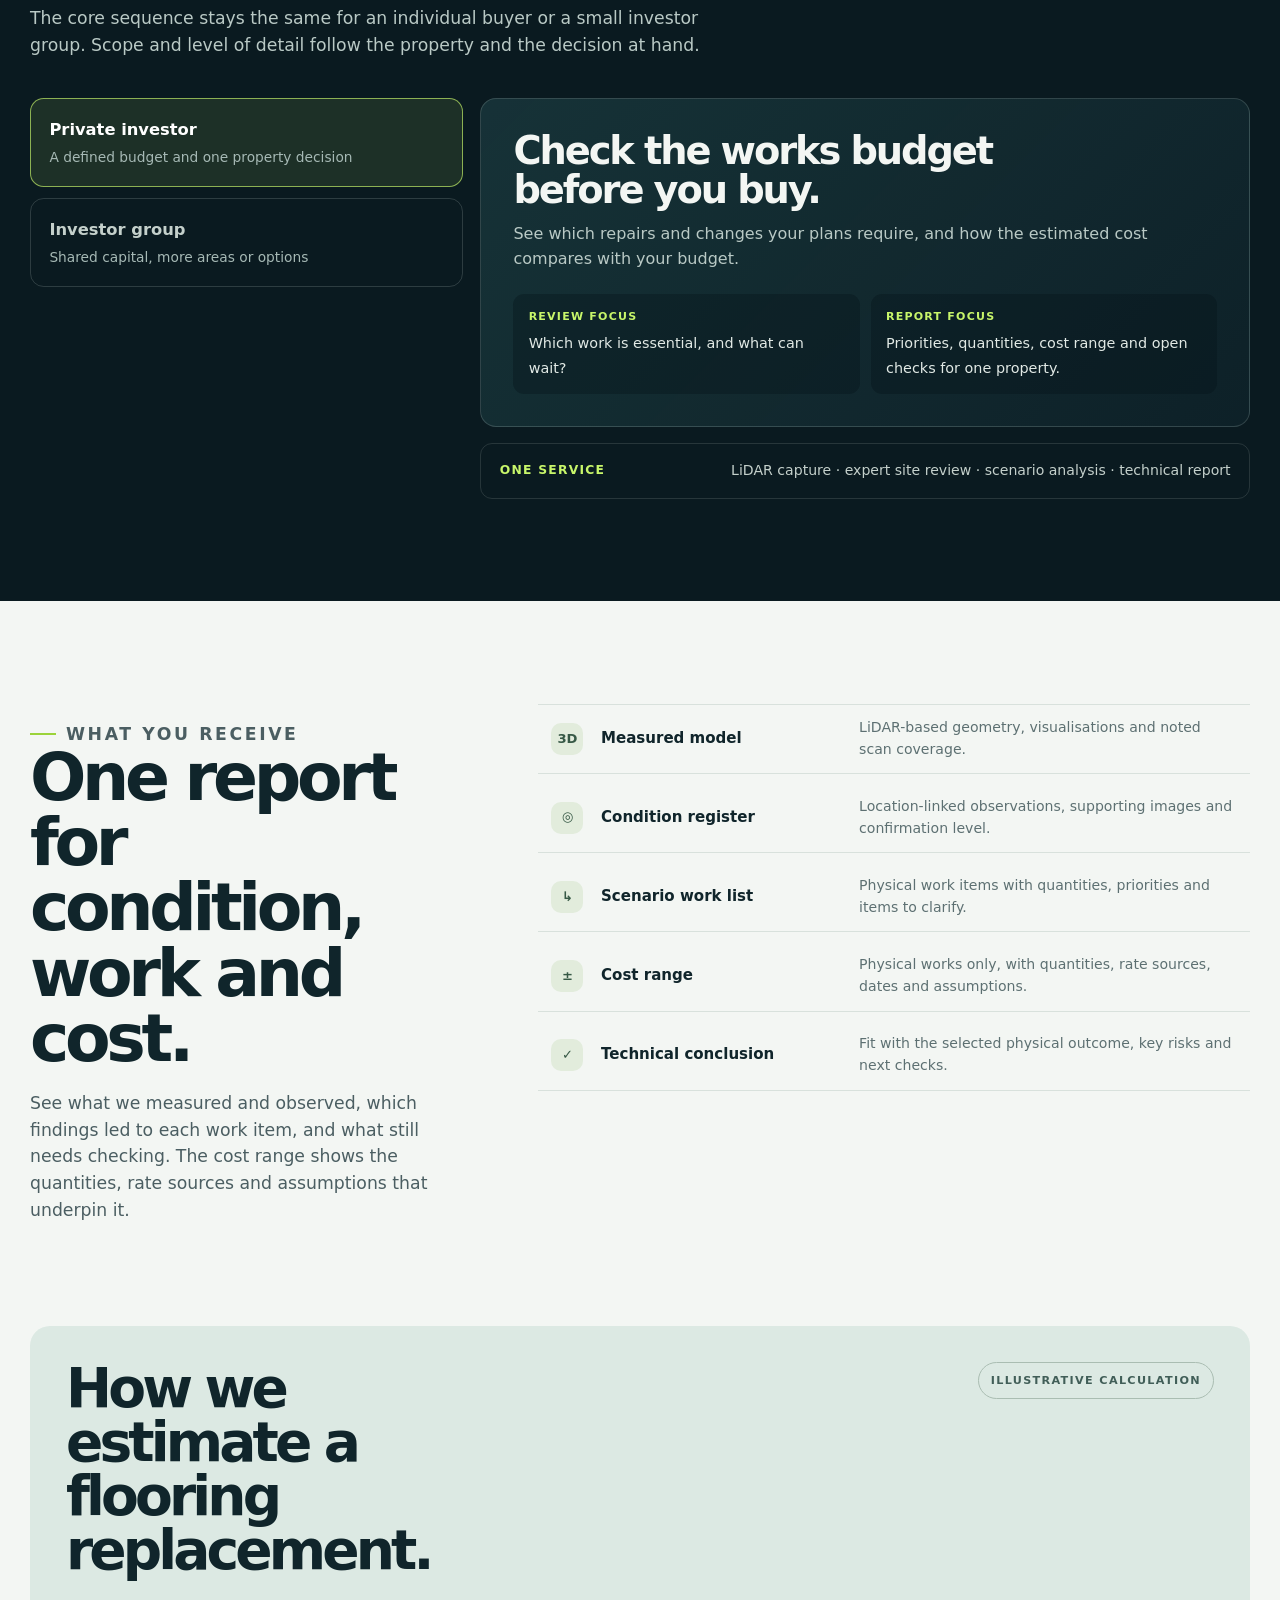
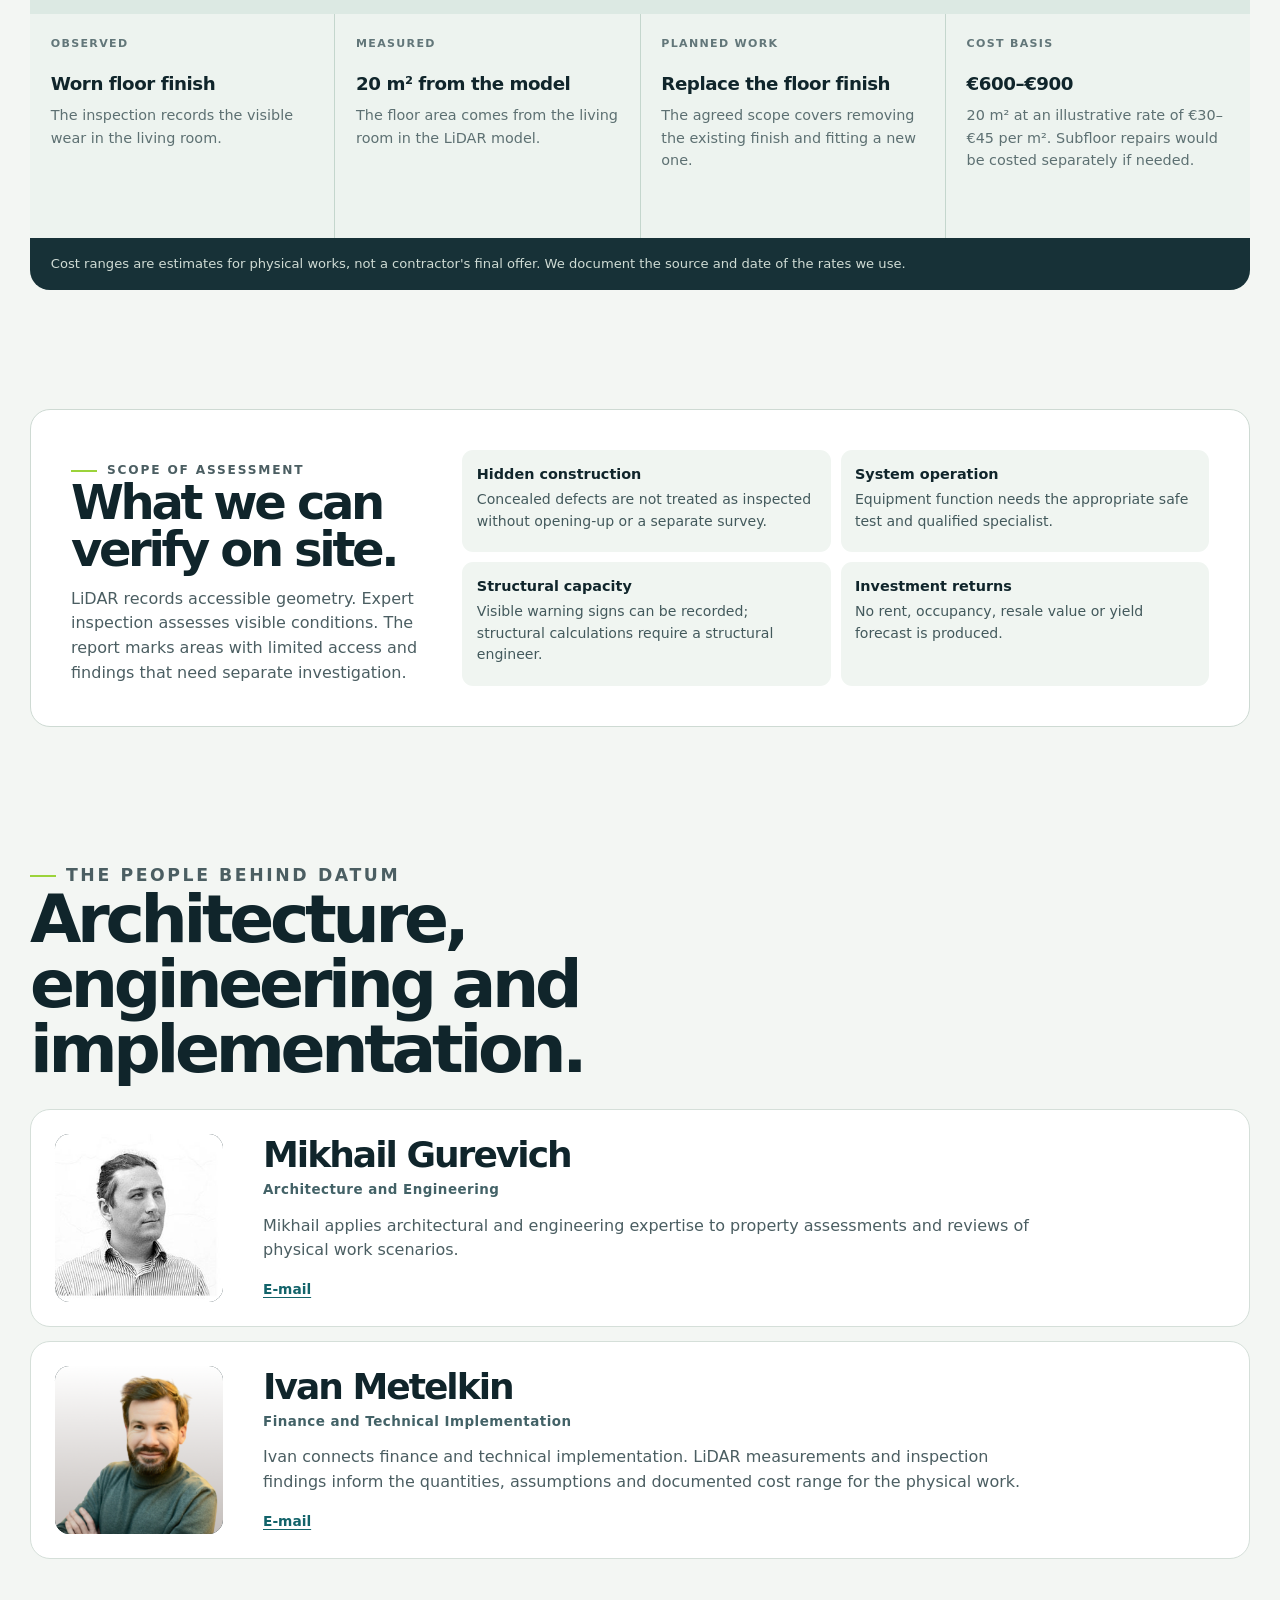
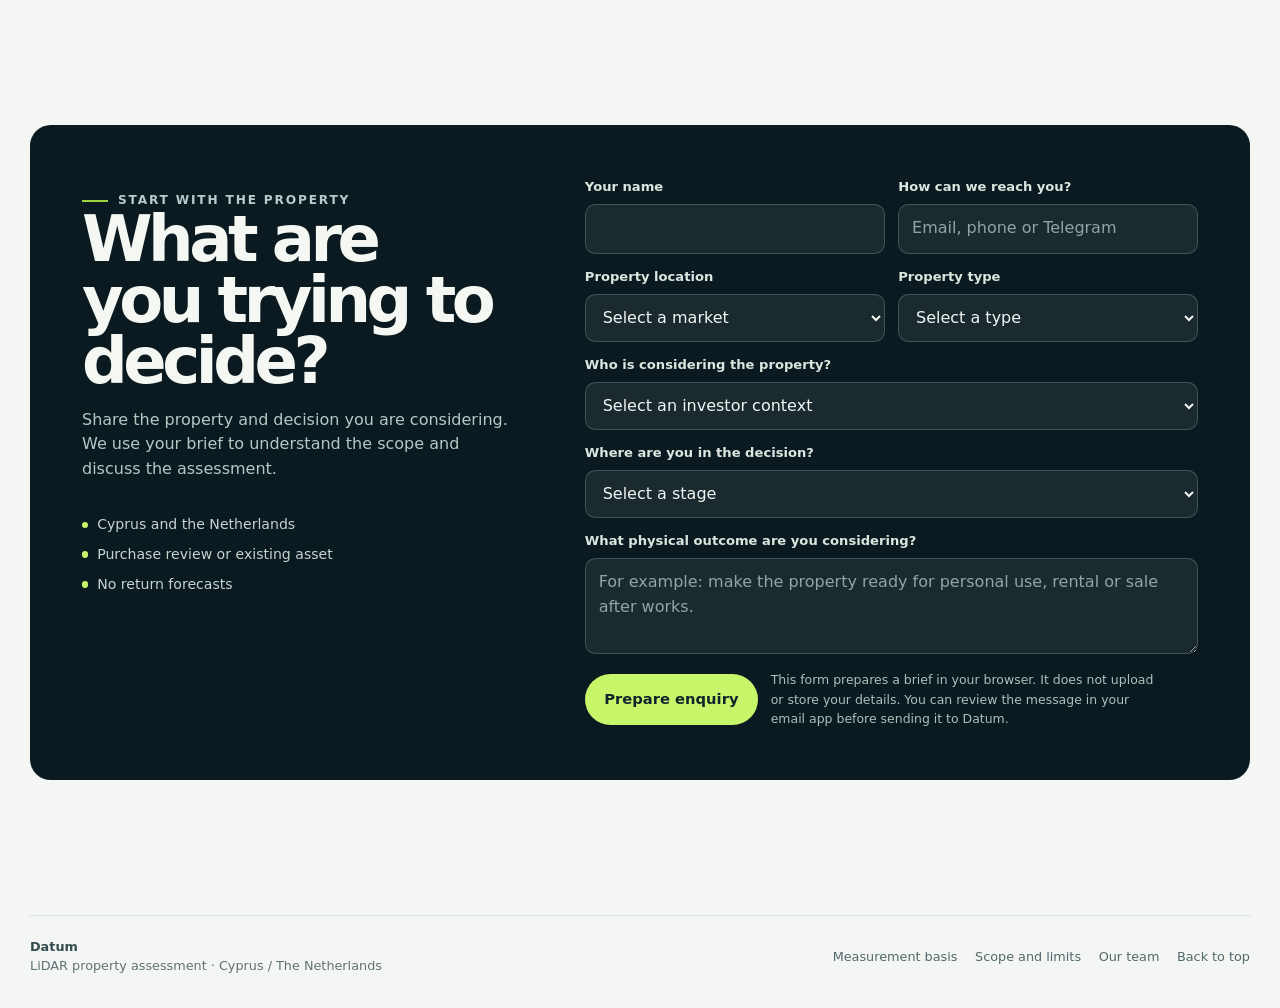
<file: datum/index.html>
<!doctype html>
<html lang="en">
<head>
  <meta charset="utf-8">
  <meta name="viewport" content="width=device-width, initial-scale=1">
  <meta name="theme-color" content="#0a1a20">
  <meta name="description" content="Datum provides LiDAR-based technical assessments of properties on the secondary market in Cyprus and the Netherlands.">
  <link rel="icon" type="image/svg+xml" href="./favicon.svg">
  <title>Datum — Know the work before you buy</title>
  <style>
    :root {
      color-scheme: light;
      --ink: #10252b;
      --ink-soft: #4b5e62;
      --night: #0a1a20;
      --night-2: #11272e;
      --paper: #f3f6f3;
      --white: #fff;
      --line: #d8e1dc;
      --lime: #c8f66a;
      --lime-dark: #9bd33a;
      --blue: #a4ced3;
      --orange: #ff9d68;
      --radius: 1.25rem;
      --page: min(1220px, calc(100% - 3rem));
      font-family: Inter, ui-sans-serif, system-ui, -apple-system, BlinkMacSystemFont, "Segoe UI", sans-serif;
      font-synthesis: none;
      text-rendering: optimizeLegibility;
    }
    *, *::before, *::after { box-sizing: border-box; }
    html { scroll-behavior: smooth; scroll-padding-top: 6.5rem; }
    body { margin: 0; background: var(--paper); color: var(--ink); font-size: 1rem; line-height: 1.55; }
    a { color: inherit; }
    button, input, select, textarea { font: inherit; }
    button, a { -webkit-tap-highlight-color: transparent; }
    :focus-visible { outline: 3px solid #2d7f84; outline-offset: 4px; }
    .wrap { width: var(--page); margin-inline: auto; }
    .eyebrow { display: flex; align-items: center; gap: .65rem; margin: 0 0 1rem; color: #617478; font-size: .76rem; font-weight: 750; letter-spacing: .15em; line-height: 1.3; text-transform: uppercase; }
    .eyebrow::before { width: 1.6rem; height: 2px; background: var(--lime-dark); content: ""; }
    .button { display: inline-flex; min-height: 3.15rem; align-items: center; justify-content: center; padding: .82rem 1.15rem; border: 1px solid transparent; border-radius: 999px; background: var(--lime); color: var(--ink); cursor: pointer; font-size: .92rem; font-weight: 760; text-decoration: none; transition: background .2s ease, transform .2s ease; }
    .button:hover { background: #d8ff8b; transform: translateY(-1px); }
    .button--outline { border-color: rgba(255,255,255,.3); background: transparent; color: #f6faf5; }
    .button--outline:hover { background: rgba(255,255,255,.08); }
    .button--small { min-height: 2.7rem; padding: .62rem 1rem; }
    .section { padding-block: clamp(4.5rem, 8vw, 7.5rem); }
    .section-heading { max-width: 46rem; margin-bottom: 2.5rem; }
    .section-heading h2 { max-width: 15ch; margin: 0; font-size: clamp(2.3rem, 5.2vw, 4.15rem); font-weight: 620; letter-spacing: -.065em; line-height: .98; }
    .section-heading p { max-width: 42rem; margin: 1.2rem 0 0; color: var(--ink-soft); font-size: 1.08rem; }

    .site-header { position: sticky; z-index: 20; top: 0; border-bottom: 1px solid rgba(16,37,43,.09); background: rgba(243,246,243,.94); backdrop-filter: blur(16px); }
    .header-inner { display: flex; min-height: 5.3rem; align-items: center; justify-content: space-between; gap: 2rem; }
    .brand { display: inline-flex; align-items: center; gap: .7rem; color: var(--ink); text-decoration: none; }
    .brand-mark { display: grid; width: 2.3rem; height: 2.3rem; place-items: center; border-radius: .6rem; background: var(--ink); color: var(--lime); font-size: .85rem; font-weight: 800; letter-spacing: -.05em; }
    .brand-copy { display: grid; gap: .06rem; }
    .brand-name { font-size: .79rem; font-weight: 820; letter-spacing: .08em; line-height: 1.2; }
    .brand-sub { color: #64777a; font-size: .67rem; font-weight: 650; letter-spacing: .09em; text-transform: uppercase; }
    .main-nav { display: flex; align-items: center; gap: clamp(1rem, 2.4vw, 2rem); }
    .main-nav a:not(.button) { color: #44585c; font-size: .9rem; font-weight: 620; text-decoration: none; }
    .main-nav a:not(.button):hover { color: #08727a; }
    .menu-toggle { display: none; width: 2.8rem; height: 2.8rem; border: 1px solid var(--line); border-radius: 50%; background: transparent; color: var(--ink); cursor: pointer; }

    .hero { position: relative; overflow: hidden; background: var(--night); color: #f3f6f3; }
    .hero::before { position: absolute; inset: 0; background: radial-gradient(ellipse at 77% 27%, rgba(35,93,96,.35), transparent 38%), linear-gradient(112deg, transparent 58%, rgba(200,246,106,.045)); content: ""; pointer-events: none; }
    .hero-inner { position: relative; display: grid; min-height: 42rem; grid-template-columns: minmax(0, 1.03fr) minmax(23rem, .97fr); align-items: center; gap: 2rem; padding-block: clamp(4rem, 7vw, 6.5rem); }
    .hero-copy { position: relative; z-index: 1; padding-block: 1rem; }
    .hero .eyebrow { color: #b8cbca; }
    .hero h1 { max-width: 11ch; margin: 0; font-size: clamp(3.55rem, 7vw, 6.5rem); font-weight: 570; letter-spacing: -.082em; line-height: .91; }
    .hero h1 span { color: var(--lime); }
    .hero-lede { max-width: 37rem; margin: 1.6rem 0 0; color: #c2cfcb; font-size: clamp(1.05rem, 1.5vw, 1.22rem); line-height: 1.6; }
    .hero-actions { display: flex; flex-wrap: wrap; gap: .75rem; margin-top: 2rem; }
    .hero-note { display: flex; align-items: center; gap: .55rem; margin-top: 1.55rem; color: #a6b8b6; font-size: .86rem; }
    .hero-note svg { flex: none; color: var(--lime); }
    .scan-visual { position: relative; min-height: 28rem; border: 1px solid rgba(183,220,217,.17); border-radius: 1.2rem; background: linear-gradient(145deg, rgba(36,69,73,.65), rgba(8,24,30,.24) 60%), repeating-linear-gradient(0deg, transparent 0 39px, rgba(174,211,207,.055) 40px), repeating-linear-gradient(90deg, transparent 0 39px, rgba(174,211,207,.055) 40px); box-shadow: 0 28px 80px rgba(0,0,0,.2); }
    .scan-visual::after { position: absolute; right: 1rem; bottom: 1rem; left: 1rem; height: 1px; background: linear-gradient(90deg, transparent, rgba(200,246,106,.5), transparent); content: ""; }
    .scan-svg { position: absolute; inset: 2.2rem 1.25rem 2.4rem; width: calc(100% - 2.5rem); height: calc(100% - 4.6rem); overflow: visible; }
    .scan-caption { position: absolute; right: 1.2rem; bottom: 1.2rem; left: 1.2rem; display: flex; justify-content: space-between; gap: .7rem; color: #a9c1bf; font-size: .72rem; letter-spacing: .08em; text-transform: uppercase; }
    .scan-label { position: absolute; top: 1rem; left: 1rem; display: flex; align-items: center; gap: .5rem; padding: .52rem .72rem; border: 1px solid rgba(255,255,255,.14); border-radius: 999px; background: rgba(8,24,30,.62); color: #e3ebe7; font-size: .73rem; letter-spacing: .04em; }
    .scan-label i { width: .45rem; height: .45rem; border-radius: 50%; background: var(--lime); box-shadow: 0 0 1rem var(--lime); }
    .hero-baseline { position: relative; display: grid; grid-template-columns: repeat(3, 1fr); border-top: 1px solid rgba(216,225,220,.18); }
    .hero-baseline div { padding: 1.1rem .8rem 1.1rem 0; color: #b7c6c2; font-size: .84rem; }
    .hero-baseline strong { display: block; margin-bottom: .16rem; color: #f3f6f3; font-size: .94rem; font-weight: 650; }
    .hero-baseline span { display: block; }
    .location-strip { border-bottom: 1px solid var(--line); background: #e9efeb; }
    .location-inner { display: flex; min-height: 5rem; align-items: center; justify-content: space-between; gap: 2rem; }
    .location-inner p { margin: 0; color: #43585b; font-size: .9rem; font-weight: 620; }
    .location-list { display: flex; flex-wrap: wrap; gap: .6rem; }
    .location-list span { padding: .48rem .78rem; border: 1px solid #c7d5cf; border-radius: 999px; color: #30494e; font-size: .82rem; font-weight: 680; }

    .evidence-layout { display: grid; grid-template-columns: minmax(0, .87fr) minmax(24rem, 1.13fr); align-items: center; gap: clamp(2.5rem, 8vw, 7rem); }
    .evidence-copy h2 { max-width: 12ch; margin: 0; font-size: clamp(2.5rem, 5vw, 4.3rem); font-weight: 620; letter-spacing: -.07em; line-height: .98; }
    .evidence-copy > p { max-width: 36rem; margin: 1.3rem 0 0; color: var(--ink-soft); font-size: 1.08rem; }
    .evidence-list { display: grid; gap: .85rem; margin: 2rem 0 0; padding: 0; list-style: none; }
    .evidence-list li { display: grid; grid-template-columns: 2rem 1fr; gap: .8rem; align-items: start; color: #344b50; }
    .evidence-list b { display: block; margin-bottom: .14rem; color: var(--ink); }
    .evidence-icon { display: grid; width: 1.8rem; height: 1.8rem; place-items: center; border-radius: .5rem; background: #e1ecdc; color: #2f5b44; font-size: .82rem; font-weight: 800; }
    .evidence-panel { position: relative; padding: clamp(1.3rem, 3vw, 2rem); border: 1px solid #d6e0da; border-radius: var(--radius); background: #fff; box-shadow: 0 18px 60px rgba(27,53,54,.06); }
    .panel-top { display: flex; align-items: center; justify-content: space-between; gap: 1rem; padding-bottom: 1rem; border-bottom: 1px solid #e5ebe7; }
    .panel-title { color: #52666a; font-size: .8rem; font-weight: 720; letter-spacing: .12em; text-transform: uppercase; }
    .panel-chip { padding: .42rem .62rem; border-radius: 999px; background: #eef5e6; color: #4d702b; font-size: .74rem; font-weight: 700; }
    .model-grid { display: grid; grid-template-columns: 1fr 1fr; gap: .75rem; padding-block: 1rem; }
    .model-card { min-height: 9.5rem; padding: 1rem; border-radius: .9rem; background: #f2f6f3; }
    .model-card--dark { background: #0f252b; color: #eff5ef; }
    .model-card small { display: block; margin-bottom: 1.1rem; color: #708384; font-size: .7rem; font-weight: 700; letter-spacing: .12em; text-transform: uppercase; }
    .model-card--dark small { color: #a9c1bf; }
    .model-card strong { display: block; font-size: 1.05rem; font-weight: 690; letter-spacing: -.02em; }
    .model-card p { margin: .42rem 0 0; color: #596d70; font-size: .86rem; line-height: 1.45; }
    .model-card--dark p { color: #bbc9c5; }
    .panel-link { display: flex; align-items: center; justify-content: space-between; gap: .8rem; padding: .85rem .95rem; border: 1px solid #e0e8e2; border-radius: .75rem; color: #30484d; font-size: .85rem; }
    .panel-link strong { color: #1e474d; }
    .panel-link span { color: #607477; }

    .method-section { background: #e9efeb; }
    .method-grid { display: grid; grid-template-columns: repeat(4, 1fr); gap: .85rem; }
    .method-card { position: relative; min-height: 16rem; padding: 1.25rem; border: 1px solid #d3ded7; border-radius: 1rem; background: rgba(255,255,255,.76); }
    .method-card::after { position: absolute; top: 2.2rem; right: -1rem; width: 1.1rem; height: 1px; background: #a9bbb4; content: ""; }
    .method-card:last-child::after { display: none; }
    .step-label { display: flex; align-items: center; justify-content: space-between; margin-bottom: 2rem; }
    .step-label span:first-child { color: #718487; font-size: .75rem; font-weight: 760; letter-spacing: .1em; text-transform: uppercase; }
    .step-label span:last-child { width: 1.9rem; height: 1.9rem; border: 1px solid #c9d6ce; border-radius: 50%; background: #f5f8f4; }
    .method-card h3 { margin: 0; font-size: 1.28rem; font-weight: 680; letter-spacing: -.035em; line-height: 1.12; }
    .method-card p { margin: .7rem 0 0; color: #576b6e; font-size: .92rem; }
    .method-note { display: flex; align-items: flex-start; gap: .8rem; max-width: 57rem; margin-top: 1.5rem; padding: 1rem 1.15rem; border-left: 3px solid var(--lime-dark); background: rgba(255,255,255,.6); color: #4a6063; font-size: .92rem; }
    .method-note strong { color: var(--ink); }

    .audience-section { background: var(--night); color: #f3f6f3; }
    .audience-section .eyebrow { color: #b8cbca; }
    .audience-section .section-heading h2 { max-width: 14ch; }
    .audience-section .section-heading p { color: #b9c9c5; }
    .audience-content { display: grid; grid-template-columns: minmax(15rem, .72fr) minmax(0, 1.28fr); gap: 1.1rem; }
    .audience-tabs { display: grid; align-content: start; gap: .7rem; }
    .audience-tab { display: grid; gap: .3rem; padding: 1.1rem 1.15rem; border: 1px solid rgba(227,239,232,.16); border-radius: .85rem; background: transparent; color: #c4d0cb; cursor: pointer; text-align: left; transition: border .2s ease, background .2s ease, color .2s ease; }
    .audience-tab:hover { border-color: rgba(200,246,106,.45); }
    .audience-tab[aria-selected="true"] { border-color: rgba(200,246,106,.65); background: rgba(200,246,106,.1); color: white; }
    .audience-tab strong { font-size: 1.02rem; font-weight: 700; }
    .audience-tab span { color: #a6b9b5; font-size: .86rem; }
    .audience-panel { min-height: 20rem; padding: clamp(1.3rem, 3vw, 2rem); border: 1px solid rgba(227,239,232,.16); border-radius: 1rem; background: linear-gradient(135deg, rgba(31,65,70,.62), rgba(16,39,46,.58)); }
    .audience-panel[hidden] { display: none; }
    .audience-panel h3 { max-width: 19ch; margin: 0; font-size: clamp(1.7rem, 3vw, 2.6rem); font-weight: 590; letter-spacing: -.055em; line-height: 1.02; }
    .audience-panel > p { max-width: 42rem; margin: .8rem 0 1.4rem; color: #b9c9c5; }
    .focus-grid { display: grid; grid-template-columns: 1fr 1fr; gap: .7rem; }
    .focus-item { padding: .85rem .95rem; border-radius: .7rem; background: rgba(4,17,22,.33); }
    .focus-item small { display: block; margin-bottom: .36rem; color: var(--lime); font-size: .69rem; font-weight: 760; letter-spacing: .11em; text-transform: uppercase; }
    .focus-item span { color: #e1e9e5; font-size: .9rem; }
    .one-method { display: flex; align-items: center; justify-content: space-between; gap: 1.3rem; margin-top: 1rem; padding: 1rem 1.15rem; border: 1px solid rgba(227,239,232,.13); border-radius: .75rem; color: #c4d0cb; font-size: .88rem; }
    .one-method strong { flex: none; color: var(--lime); font-size: .77rem; letter-spacing: .1em; text-transform: uppercase; }

    .report-layout { display: grid; grid-template-columns: minmax(0, .74fr) minmax(0, 1.26fr); gap: clamp(2rem, 7vw, 6rem); align-items: start; }
    .report-layout .section-heading { margin: 0; }
    .report-layout .section-heading h2 { max-width: 10ch; }
    .report-list { display: grid; gap: .55rem; }
    .report-row { display: grid; grid-template-columns: 2.3rem minmax(8rem, .65fr) 1fr; gap: .8rem; align-items: center; min-height: 4.4rem; padding: .65rem .85rem; border-bottom: 1px solid var(--line); }
    .report-row:first-child { border-top: 1px solid var(--line); }
    .report-row .row-icon { display: grid; width: 2rem; height: 2rem; place-items: center; border-radius: .62rem; background: #e2ecdc; color: #375946; font-size: .82rem; font-weight: 800; }
    .report-row strong { font-size: .94rem; font-weight: 710; }
    .report-row span:last-child { color: #5d7072; font-size: .88rem; }

    .example-section { padding-top: 0; }
    .example-board { overflow: hidden; border-radius: var(--radius); background: #dce9e3; }
    .example-top { display: flex; align-items: flex-start; justify-content: space-between; gap: 2rem; padding: clamp(1.3rem, 4vw, 2.25rem); }
    .example-top h2 { max-width: 12ch; margin: 0; font-size: clamp(2.2rem, 4.3vw, 3.6rem); font-weight: 610; letter-spacing: -.07em; line-height: .98; }
    .demo-stamp { flex: none; padding: .55rem .75rem; border: 1px solid #aabdb2; border-radius: 999px; color: #415e58; font-size: .7rem; font-weight: 780; letter-spacing: .12em; text-transform: uppercase; }
    .trace-grid { display: grid; grid-template-columns: repeat(4, 1fr); gap: 1px; background: #c4d6cd; }
    .trace-step { min-height: 14rem; padding: 1.3rem; background: #edf3ef; }
    .trace-step small { display: block; margin-bottom: 1.4rem; color: #627679; font-size: .69rem; font-weight: 780; letter-spacing: .12em; text-transform: uppercase; }
    .trace-step h3 { margin: 0; font-size: 1.14rem; font-weight: 690; letter-spacing: -.025em; line-height: 1.15; }
    .trace-step p { margin: .58rem 0 0; color: #5d7072; font-size: .9rem; }
    .trace-footer { display: flex; align-items: center; justify-content: space-between; gap: 1rem; padding: 1rem 1.3rem; background: #173137; color: #cfdbd4; font-size: .82rem; }
    .trace-footer strong { color: var(--lime); font-weight: 690; }

    .limits-section { padding-top: 1rem; }
    .limits-box { display: grid; grid-template-columns: minmax(14rem, .65fr) minmax(0, 1.35fr); gap: 2rem; padding: clamp(1.4rem, 4vw, 2.5rem); border: 1px solid #cedad3; border-radius: var(--radius); background: #fff; }
    .limits-box h2 { max-width: 10ch; margin: 0; font-size: clamp(2rem, 4vw, 3rem); font-weight: 610; letter-spacing: -.07em; line-height: .98; }
    .limits-box > div > p { max-width: 34rem; margin: .85rem 0 0; color: var(--ink-soft); }
    .limit-list { display: grid; grid-template-columns: 1fr 1fr; gap: .6rem; margin: 0; padding: 0; list-style: none; }
    .limit-list li { padding: .85rem .9rem; border-radius: .7rem; background: #f0f5f1; color: #43595c; font-size: .88rem; }
    .limit-list strong { display: block; margin-bottom: .2rem; color: var(--ink); font-size: .9rem; }

    .team-section { padding-top: 1rem; scroll-margin-top: 6.5rem; }
    .team-section .section-heading { margin-bottom: 1.7rem; }
    .team-section .section-heading h2 { max-width: 16ch; }
    .team-list { display: grid; gap: .85rem; }
    .team-card { display: grid; grid-template-columns: 10.5rem minmax(0, 1fr); gap: clamp(1.2rem, 4vw, 2.5rem); align-items: center; padding: clamp(1rem, 3vw, 1.5rem); border: 1px solid #d5dfd9; border-radius: var(--radius); background: #fff; }
    .team-portrait { display: grid; width: 100%; aspect-ratio: 1; place-items: center; overflow: hidden; border-radius: .9rem; background: #10252b; color: var(--lime); font-size: 2rem; font-weight: 760; letter-spacing: -.06em; }
    .team-portrait img { width: 100%; height: 100%; object-fit: cover; object-position: center 32%; }
    .team-copy { min-width: 0; }
    .team-copy h3 { margin: 0; font-size: clamp(1.6rem, 3vw, 2.25rem); font-weight: 620; letter-spacing: -.055em; line-height: 1.05; }
    .team-role { margin: .38rem 0 0; color: #436267; font-size: .84rem; font-weight: 740; letter-spacing: .035em; }
    .team-bio { max-width: 49rem; margin: .8rem 0 0; color: var(--ink-soft); }
    .team-links { display: flex; flex-wrap: wrap; gap: .55rem 1.15rem; margin-top: 1rem; }
    .team-links a { color: #12636a; font-size: .86rem; font-weight: 700; text-underline-offset: .22em; }
    .team-links a:hover { color: #084d53; }

    .contact-section { padding-top: clamp(2.5rem, 5vw, 4.5rem); }
    .contact-shell { display: grid; grid-template-columns: minmax(0, .82fr) minmax(20rem, 1.18fr); gap: clamp(2rem, 6vw, 5.5rem); padding: clamp(1.5rem, 5vw, 3.25rem); border-radius: 1.3rem; background: var(--night); color: #f4f7f2; }
    .contact-copy .eyebrow { color: #b8cbca; }
    .contact-copy h2 { max-width: 11ch; margin: 0; font-size: clamp(2.4rem, 5vw, 4.2rem); font-weight: 590; letter-spacing: -.07em; line-height: .95; }
    .contact-copy p { max-width: 27rem; margin: 1rem 0 0; color: #b7c7c3; }
    .contact-meta { display: grid; gap: .5rem; margin-top: 2rem; color: #c6d4ce; font-size: .88rem; }
    .contact-meta span { display: flex; gap: .55rem; align-items: center; }
    .contact-meta i { width: .4rem; height: .4rem; border-radius: 50%; background: var(--lime); }
    .brief-form { display: grid; grid-template-columns: 1fr 1fr; gap: .85rem; align-content: start; }
    .field { display: grid; gap: .38rem; }
    .field--full { grid-column: 1 / -1; }
    .field label { color: #dce6df; font-size: .82rem; font-weight: 650; }
    .field input, .field select, .field textarea { width: 100%; min-height: 3rem; padding: .72rem .8rem; border: 1px solid rgba(219,235,227,.22); border-radius: .65rem; background: rgba(255,255,255,.07); color: #f2f6f2; }
    .field select option { color: var(--ink); }
    .field textarea { min-height: 6rem; resize: vertical; }
    .field input::placeholder, .field textarea::placeholder { color: #91a5a3; }
    .form-actions { grid-column: 1 / -1; display: flex; flex-wrap: wrap; align-items: center; gap: .8rem; margin-top: .2rem; }
    .form-note { max-width: 24rem; color: #aebfba; font-size: .78rem; }
    .brief-output { grid-column: 1 / -1; display: none; padding: 1rem; border: 1px solid rgba(200,246,106,.37); border-radius: .75rem; background: rgba(200,246,106,.08); }
    .brief-output.is-visible { display: block; }
    .brief-output h3 { margin: 0 0 .45rem; color: var(--lime); font-size: .94rem; }
    .brief-output pre { overflow-wrap: anywhere; white-space: pre-wrap; margin: 0; color: #e3ece6; font: inherit; font-size: .83rem; }
    .brief-output button { margin-top: .8rem; padding: .52rem .75rem; border: 1px solid rgba(219,235,227,.28); border-radius: 999px; background: transparent; color: #f2f6f2; cursor: pointer; font-size: .8rem; font-weight: 680; }

    .site-footer { padding-block: 2rem; }
    .footer-inner { display: flex; align-items: center; justify-content: space-between; gap: 1.5rem; padding-top: 1.3rem; border-top: 1px solid var(--line); color: #607275; font-size: .8rem; }
    .footer-inner strong { color: #344c51; font-weight: 740; }
    .footer-links { display: flex; flex-wrap: wrap; gap: 1.1rem; }
    .footer-links a { color: #52696d; text-decoration: none; }
    .footer-links a:hover { color: #08727a; }

    @media (max-width: 900px) {
      :root { --page: min(100% - 2rem, 720px); }
      .hero-inner { min-height: auto; grid-template-columns: 1fr; padding-top: 4.2rem; }
      .hero-copy { max-width: 42rem; }
      .hero h1 { max-width: 12ch; font-size: clamp(3.6rem, 12vw, 6rem); }
      .scan-visual { min-height: 26rem; }
      .evidence-layout, .report-layout { grid-template-columns: 1fr; }
      .evidence-copy { max-width: 48rem; }
      .method-grid { grid-template-columns: repeat(2, 1fr); }
      .method-card:nth-child(2)::after { display: none; }
      .audience-content { grid-template-columns: 1fr; }
      .audience-tabs { grid-template-columns: 1fr 1fr; }
      .audience-tab { min-height: 6rem; }
      .report-layout .section-heading { max-width: 44rem; }
      .contact-shell { grid-template-columns: 1fr; }
      .contact-copy { max-width: 42rem; }
      .team-card { grid-template-columns: 8rem minmax(0, 1fr); }
    }
    @media (max-width: 620px) {
      :root { --page: calc(100% - 1.4rem); }
      .header-inner { min-height: 4.6rem; gap: .8rem; }
      .brand-mark { width: 2.05rem; height: 2.05rem; }
      .brand-name { font-size: .7rem; }
      .brand-sub { font-size: .6rem; }
      .menu-toggle { display: inline-grid; flex: none; place-items: center; margin-left: auto; }
      .main-nav { position: absolute; top: calc(100% + .35rem); right: .7rem; left: .7rem; display: none; align-items: stretch; padding: .8rem; border: 1px solid var(--line); border-radius: .9rem; background: var(--paper); box-shadow: 0 16px 35px rgba(16,37,43,.12); }
      .main-nav.is-open { display: grid; }
      .main-nav a:not(.button) { padding: .65rem .55rem; }
      .main-nav .button { margin-top: .15rem; }
      .hero-inner { gap: 1.4rem; padding-block: 3.2rem 2rem; }
      .hero h1 { font-size: clamp(3.2rem, 15vw, 4.8rem); }
      .hero-lede { font-size: 1rem; }
      .hero-actions { display: grid; grid-template-columns: 1fr; }
      .hero-actions .button { width: 100%; }
      .scan-visual { min-height: 20rem; }
      .scan-svg { inset: 2.1rem .8rem 2.4rem; width: calc(100% - 1.6rem); height: calc(100% - 4.5rem); }
      .scan-caption { font-size: .62rem; }
      .hero-baseline { grid-template-columns: 1fr; padding-block: .35rem; }
      .hero-baseline div { display: grid; grid-template-columns: 7rem 1fr; gap: .7rem; padding: .55rem 0; }
      .hero-baseline strong { margin: 0; }
      .location-inner { min-height: auto; align-items: flex-start; flex-direction: column; gap: .8rem; padding-block: 1rem; }
      .location-list span { font-size: .76rem; }
      .section { padding-block: 4.3rem; }
      .section-heading { margin-bottom: 1.8rem; }
      .section-heading h2, .evidence-copy h2 { font-size: clamp(2.4rem, 11vw, 3.35rem); }
      .evidence-layout { gap: 2rem; }
      .model-grid { gap: .55rem; }
      .model-card { min-height: 9rem; padding: .8rem; }
      .model-card strong { font-size: .96rem; }
      .model-card p { font-size: .8rem; }
      .panel-link { align-items: flex-start; flex-direction: column; gap: .2rem; }
      .method-grid { grid-template-columns: 1fr; }
      .method-card { min-height: auto; padding: 1rem; }
      .method-card::after { display: none; }
      .step-label { margin-bottom: 1rem; }
      .audience-tabs { grid-template-columns: 1fr; }
      .audience-tab { min-height: auto; }
      .audience-panel { min-height: 0; }
      .focus-grid { grid-template-columns: 1fr; }
      .one-method { align-items: flex-start; flex-direction: column; gap: .45rem; }
      .report-row { grid-template-columns: 2.1rem 1fr; gap: .55rem .75rem; padding-block: .8rem; }
      .report-row span:last-child { grid-column: 2; }
      .example-top { align-items: flex-start; flex-direction: column; gap: 1rem; }
      .trace-grid { grid-template-columns: 1fr 1fr; }
      .trace-step { min-height: 12rem; padding: 1rem; }
      .trace-step small { margin-bottom: 1rem; }
      .trace-footer { align-items: flex-start; flex-direction: column; }
      .limits-box { grid-template-columns: 1fr; gap: 1.2rem; }
      .limit-list { grid-template-columns: 1fr; }
      .team-section { padding-top: 0; }
      .team-card { grid-template-columns: 1fr; gap: 1rem; }
      .team-portrait { width: min(8rem, 38vw); }
      .team-bio { margin-top: .65rem; }
      .team-links { gap: .5rem 1rem; }
      .contact-shell { gap: 2rem; padding: 1.2rem; }
      .brief-form { grid-template-columns: 1fr; }
      .field--full, .form-actions, .brief-output { grid-column: 1; }
      .form-actions { align-items: flex-start; flex-direction: column; }
      .footer-inner { align-items: flex-start; flex-direction: column; gap: .8rem; }
    }
    @media (prefers-reduced-motion: reduce) {
      *, *::before, *::after { scroll-behavior: auto !important; transition-duration: .01ms !important; }
    }
  </style>
</head>
<body>
  <header class="site-header">
    <div class="wrap header-inner">
      <a class="brand" href="#top" aria-label="Datum home">
        <span class="brand-mark" aria-hidden="true">D</span>
        <span class="brand-copy"><span class="brand-name">DATUM</span><span class="brand-sub">Property assessment · LiDAR</span></span>
      </a>
      <button class="menu-toggle" type="button" aria-expanded="false" aria-controls="main-nav" aria-label="Open navigation"><svg width="19" height="19" viewBox="0 0 20 20" fill="none" aria-hidden="true"><path d="M3 6h14M3 10h14M3 14h14" stroke="currentColor" stroke-width="1.7" stroke-linecap="round"/></svg></button>
      <nav class="main-nav" id="main-nav" aria-label="Main navigation">
        <a href="#method">Method</a>
        <a href="#deliverable">The report</a>
        <a href="#limits">Scope</a>
        <a class="button button--small" href="#enquiry">Describe a property</a>
      </nav>
    </div>
  </header>

  <main id="top">
    <section class="hero" aria-labelledby="hero-title">
      <div class="wrap hero-inner">
        <div class="hero-copy">
          <p class="eyebrow">Secondary-market properties · Cyprus · Netherlands</p>
          <h1 id="hero-title">Know the work <span>before you buy.</span></h1>
          <p class="hero-lede">We inspect and scan existing properties on site, then use the LiDAR model and our findings to set out the work your plans require, the quantities involved and the estimated cost.</p>
          <div class="hero-actions">
            <a class="button" href="#method">Explore the method</a>
            <a class="button button--outline" href="#enquiry">Prepare a property brief</a>
          </div>
          <p class="hero-note"><svg width="17" height="17" viewBox="0 0 20 20" fill="none" aria-hidden="true"><path d="M10 2.5 16 5v4.4c0 3.7-2.6 6.4-6 8.1-3.4-1.7-6-4.4-6-8.1V5l6-2.5Z" stroke="currentColor" stroke-width="1.4"/><path d="m7.2 9.9 1.8 1.8 3.9-4" stroke="currentColor" stroke-width="1.4" stroke-linecap="round" stroke-linejoin="round"/></svg>Every assessment includes LiDAR capture and expert inspection.</p>
        </div>
        <div class="scan-visual" role="img" aria-label="Illustrative point-cloud view of a measured interior space">
          <span class="scan-label"><i></i> Spatial model · illustrative view</span>
          <svg class="scan-svg" viewBox="0 0 620 450" fill="none" xmlns="http://www.w3.org/2000/svg" aria-hidden="true">
            <defs>
              <linearGradient id="edge" x1="94" y1="325" x2="493" y2="105" gradientUnits="userSpaceOnUse"><stop stop-color="#A4CED3"/><stop offset=".54" stop-color="#C8F66A"/><stop offset="1" stop-color="#A4CED3"/></linearGradient>
              <radialGradient id="cloud"><stop stop-color="#C8F66A"/><stop offset="1" stop-color="#C8F66A" stop-opacity="0"/></radialGradient>
            </defs>
            <path d="M75 342 274 224 520 285 315 411 75 342Z" stroke="#A4CED3" stroke-opacity=".42" stroke-width="1.2"/>
            <path d="M75 342V151l202-117v190M277 224V34l243 67v184M75 151l243 68 202-118" stroke="url(#edge)" stroke-width="1.7"/>
            <path d="M124 324V168l154-89 191 53v151l-154 96-191-55Z" stroke="#B5D6D2" stroke-opacity=".34" stroke-dasharray="4 7"/>
            <path d="M171 337V187l106-62 145 42v135M277 125v99m145-57v135M171 187l145 43 106-58" stroke="#C8F66A" stroke-opacity=".72" stroke-width="1.25"/>
            <path d="M180 184v-38l97-55 137 38M278 224l-1 111m144-193 98 27v105" stroke="#A4CED3" stroke-opacity=".55" stroke-width="1"/>
            <path d="M75 342 315 411l205-126M124 168l193 52 198-88M171 187l145 43 106-58" stroke="#A4CED3" stroke-opacity=".22" stroke-dasharray="2 8"/>
            <g fill="#C8F66A">
              <circle cx="76" cy="342" r="3"/><circle cx="105" cy="326" r="2.2"/><circle cx="136" cy="350" r="2"/><circle cx="161" cy="364" r="2.6"/><circle cx="195" cy="376" r="2"/><circle cx="230" cy="386" r="2"/><circle cx="267" cy="397" r="2.5"/><circle cx="315" cy="411" r="3.3"/><circle cx="353" cy="388" r="2.1"/><circle cx="392" cy="365" r="2.3"/><circle cx="433" cy="340" r="2"/><circle cx="474" cy="313" r="2.6"/><circle cx="520" cy="285" r="3"/>
              <circle cx="75" cy="151" r="3"/><circle cx="103" cy="136" r="2"/><circle cx="139" cy="116" r="2.5"/><circle cx="179" cy="93" r="2"/><circle cx="221" cy="68" r="2.3"/><circle cx="277" cy="34" r="3"/><circle cx="315" cy="44" r="2"/><circle cx="360" cy="56" r="2.4"/><circle cx="409" cy="69" r="2"/><circle cx="464" cy="85" r="2.5"/><circle cx="520" cy="101" r="3"/>
              <circle cx="76" cy="210" r="2.1"/><circle cx="76" cy="266" r="2.4"/><circle cx="277" cy="86" r="2.2"/><circle cx="277" cy="151" r="2"/><circle cx="520" cy="158" r="2"/><circle cx="520" cy="223" r="2.2"/><circle cx="126" cy="210" r="2"/><circle cx="126" cy="273" r="2.3"/><circle cx="174" cy="241" r="2.4"/><circle cx="223" cy="253" r="2"/><circle cx="271" cy="267" r="2.7"/><circle cx="319" cy="279" r="2"/><circle cx="369" cy="294" r="2.2"/><circle cx="420" cy="307" r="2.4"/>
            </g>
            <g fill="#A4CED3" fill-opacity=".76">
              <circle cx="98" cy="170" r="1.6"/><circle cx="116" cy="154" r="1.8"/><circle cx="150" cy="133" r="1.5"/><circle cx="193" cy="108" r="1.7"/><circle cx="238" cy="82" r="1.5"/><circle cx="303" cy="42" r="1.7"/><circle cx="337" cy="50" r="1.5"/><circle cx="385" cy="63" r="1.6"/><circle cx="441" cy="78" r="1.5"/><circle cx="492" cy="94" r="1.7"/><circle cx="96" cy="230" r="1.7"/><circle cx="96" cy="294" r="1.5"/><circle cx="278" cy="181" r="1.5"/><circle cx="298" cy="117" r="1.7"/><circle cx="498" cy="176" r="1.5"/><circle cx="498" cy="241" r="1.6"/><circle cx="157" cy="221" r="1.5"/><circle cx="204" cy="237" r="1.7"/><circle cx="250" cy="247" r="1.5"/><circle cx="346" cy="288" r="1.6"/><circle cx="393" cy="301" r="1.7"/><circle cx="447" cy="321" r="1.5"/>
            </g>
            <circle cx="316" cy="229" r="27" fill="url(#cloud)" fill-opacity=".14"/>
            <circle cx="316" cy="229" r="4" fill="#C8F66A"/><circle cx="316" cy="229" r="10" stroke="#C8F66A" stroke-opacity=".58"/>
            <path d="M316 211v-34m-18 52h-34m70 0h35m-53 18v35" stroke="#C8F66A" stroke-opacity=".62" stroke-dasharray="3 4"/>
            <path d="M76 342h-25m25 0v-25m444-32h25m-25 0v25" stroke="#C8F66A" stroke-width="1.5"/>
          </svg>
          <div class="scan-caption"><span>Captured geometry</span><span>Model view · illustrative</span></div>
        </div>
        <div class="hero-baseline" aria-label="Assessment components">
          <div><strong>01 · Capture</strong><span>LiDAR point cloud</span></div>
          <div><strong>02 · Interpret</strong><span>Expert site review</span></div>
          <div><strong>03 · Decide</strong><span>Physical work scenarios</span></div>
        </div>
      </div>
    </section>

    <div class="location-strip" aria-label="Service markets">
      <div class="wrap location-inner"><p>Technical property assessment in</p><div class="location-list"><span>Cyprus</span><span>The Netherlands</span><span>European methods, local context</span></div></div>
    </div>

    <section class="section" id="evidence" aria-labelledby="evidence-title">
      <div class="wrap evidence-layout">
        <div class="evidence-copy">
          <p class="eyebrow">A measured basis</p>
          <h2 id="evidence-title">We measure the building to quantify the work.</h2>
          <p>Every site visit combines LiDAR capture and expert inspection. We build a measured model from the scan, use it to study accessible areas and calculate quantities, and use the inspection findings to explain which works are needed for your plans.</p>
          <ul class="evidence-list">
            <li><span class="evidence-icon" aria-hidden="true">01</span><span><b>Geometry from the capture</b>Dimensions and visible surfaces are tied to the measured model, with coverage gaps identified.</span></li>
            <li><span class="evidence-icon" aria-hidden="true">02</span><span><b>Condition from expert review</b>We record what we observed and explain how it affects the work you plan.</span></li>
            <li><span class="evidence-icon" aria-hidden="true">03</span><span><b>Scope and cost</b>We link the quantities to work items and show the rate sources and assumptions behind the estimate.</span></li>
          </ul>
        </div>
        <div class="evidence-panel" aria-label="How scan evidence supports the report">
          <div class="panel-top"><span class="panel-title">From capture to work scope</span><span class="panel-chip">Evidence linked</span></div>
          <div class="model-grid">
            <div class="model-card model-card--dark"><small>01 · Scan</small><strong>Point cloud</strong><p>Spatial data from the accessible areas of the property.</p></div>
            <div class="model-card"><small>02 · Model</small><strong>Measured geometry</strong><p>Rooms, surfaces and dimensions shown with their coverage.</p></div>
            <div class="model-card"><small>03 · Review</small><strong>Observed condition</strong><p>Expert notes tied to locations and visible evidence.</p></div>
            <div class="model-card"><small>04 · Scenario</small><strong>Quantified work</strong><p>Physical scope and cost range, with assumptions stated.</p></div>
          </div>
          <div class="panel-link"><strong>Model element → quantity → work item → cost range</strong><span>See how the estimate is built</span></div>
        </div>
      </div>
    </section>

    <section class="section method-section" id="method" aria-labelledby="method-title">
      <div class="wrap">
        <div class="section-heading">
          <p class="eyebrow">One clear sequence</p>
          <h2 id="method-title">From first visit to a decision document.</h2>
          <p>The assessment combines on-site capture with technical interpretation. Its conclusion stays connected to what was measured, observed, assumed and left open.</p>
        </div>
        <div class="method-grid">
          <article class="method-card"><div class="step-label"><span>Scope</span><span aria-hidden="true"></span></div><h3>Set the question</h3><p>Agree the property areas, access, target condition and physical scenarios the client wants to compare.</p></article>
          <article class="method-card"><div class="step-label"><span>Capture</span><span aria-hidden="true"></span></div><h3>Scan and inspect</h3><p>Collect LiDAR data and record accessible building conditions during the site visit.</p></article>
          <article class="method-card"><div class="step-label"><span>Analyse</span><span aria-hidden="true"></span></div><h3>Measure the work</h3><p>Build the measurement model, connect observations to locations and calculate quantities for the chosen scenarios.</p></article>
          <article class="method-card"><div class="step-label"><span>Report</span><span aria-hidden="true"></span></div><h3>Explain the conclusion</h3><p>Get the technical findings, scope of work, quantities, cost ranges and next checks in one report.</p></article>
        </div>
        <div class="method-note"><strong>Every project starts with a defined scope.</strong><span>Access, scan coverage, required expertise and any separate testing are agreed before the assessment begins.</span></div>
      </div>
    </section>

    <section class="section audience-section" id="audiences" aria-labelledby="audience-title">
      <div class="wrap">
        <div class="section-heading">
          <p class="eyebrow">Same method · different context</p>
          <h2 id="audience-title">One assessment for buyers and investor teams.</h2>
          <p>The core sequence stays the same for an individual buyer or a small investor group. Scope and level of detail follow the property and the decision at hand.</p>
        </div>
        <div class="audience-content">
          <div class="audience-tabs" role="tablist" aria-label="Choose an investment context">
            <button class="audience-tab" id="tab-private" type="button" role="tab" aria-selected="true" aria-controls="panel-private"><strong>Private investor</strong><span>A defined budget and one property decision</span></button>
            <button class="audience-tab" id="tab-group" type="button" role="tab" aria-selected="false" aria-controls="panel-group" tabindex="-1"><strong>Investor group</strong><span>Shared capital, more areas or options</span></button>
          </div>
          <div>
            <div class="audience-panel" id="panel-private" role="tabpanel" aria-labelledby="tab-private" tabindex="0">
              <h3>Check the works budget before you buy.</h3>
              <p>See which repairs and changes your plans require, and how the estimated cost compares with your budget.</p>
              <div class="focus-grid"><div class="focus-item"><small>Review focus</small><span>Which work is essential, and what can wait?</span></div><div class="focus-item"><small>Report focus</small><span>Priorities, quantities, cost range and open checks for one property.</span></div></div>
            </div>
            <div class="audience-panel" id="panel-group" role="tabpanel" aria-labelledby="tab-group" tabindex="0" hidden>
              <h3>Compare the work and cost across units or layouts.</h3>
              <p>Give everyone reviewing the property the same technical findings and cost assumptions.</p>
              <div class="focus-grid"><div class="focus-item"><small>Review focus</small><span>How condition and work scope vary by area or option.</span></div><div class="focus-item"><small>Report focus</small><span>Work items and cost ranges broken down by area and scenario.</span></div></div>
            </div>
            <div class="one-method"><strong>One service</strong><span>LiDAR capture · expert site review · scenario analysis · technical report</span></div>
          </div>
        </div>
      </div>
    </section>

    <section class="section" id="deliverable" aria-labelledby="deliverable-title">
      <div class="wrap report-layout">
        <div class="section-heading">
          <p class="eyebrow">What you receive</p>
          <h2 id="deliverable-title">One report for condition, work and cost.</h2>
          <p>See what we measured and observed, which findings led to each work item, and what still needs checking. The cost range shows the quantities, rate sources and assumptions that underpin it.</p>
        </div>
        <div class="report-list">
          <div class="report-row"><span class="row-icon" aria-hidden="true">3D</span><strong>Measured model</strong><span>LiDAR-based geometry, visualisations and noted scan coverage.</span></div>
          <div class="report-row"><span class="row-icon" aria-hidden="true">◎</span><strong>Condition register</strong><span>Location-linked observations, supporting images and confirmation level.</span></div>
          <div class="report-row"><span class="row-icon" aria-hidden="true">↳</span><strong>Scenario work list</strong><span>Physical work items with quantities, priorities and items to clarify.</span></div>
          <div class="report-row"><span class="row-icon" aria-hidden="true">±</span><strong>Cost range</strong><span>Physical works only, with quantities, rate sources, dates and assumptions.</span></div>
          <div class="report-row"><span class="row-icon" aria-hidden="true">✓</span><strong>Technical conclusion</strong><span>Fit with the selected physical outcome, key risks and next checks.</span></div>
        </div>
      </div>
    </section>

    <section class="section example-section" aria-labelledby="example-title">
      <div class="wrap example-board">
        <div class="example-top"><div><h2 id="example-title">How we estimate a flooring replacement.</h2></div><span class="demo-stamp">Illustrative calculation</span></div>
        <div class="trace-grid">
          <article class="trace-step"><small>Observed</small><h3>Worn floor finish</h3><p>The inspection records the visible wear in the living room.</p></article>
          <article class="trace-step"><small>Measured</small><h3>20 m² from the model</h3><p>The floor area comes from the living room in the LiDAR model.</p></article>
          <article class="trace-step"><small>Planned work</small><h3>Replace the floor finish</h3><p>The agreed scope covers removing the existing finish and fitting a new one.</p></article>
          <article class="trace-step"><small>Cost basis</small><h3>€600–€900</h3><p>20 m² at an illustrative rate of €30–€45 per m². Subfloor repairs would be costed separately if needed.</p></article>
        </div>
        <div class="trace-footer"><span>Cost ranges are estimates for physical works, not a contractor's final offer. We document the source and date of the rates we use.</span></div>
      </div>
    </section>

    <section class="section limits-section" id="limits" aria-labelledby="limits-title">
      <div class="wrap limits-box">
        <div><p class="eyebrow">Scope of assessment</p><h2 id="limits-title">What we can verify on site.</h2><p>LiDAR records accessible geometry. Expert inspection assesses visible conditions. The report marks areas with limited access and findings that need separate investigation.</p></div>
        <ul class="limit-list">
          <li><strong>Hidden construction</strong>Concealed defects are not treated as inspected without opening-up or a separate survey.</li>
          <li><strong>System operation</strong>Equipment function needs the appropriate safe test and qualified specialist.</li>
          <li><strong>Structural capacity</strong>Visible warning signs can be recorded; structural calculations require a structural engineer.</li>
          <li><strong>Investment returns</strong>No rent, occupancy, resale value or yield forecast is produced.</li>
        </ul>
      </div>
    </section>

    <section class="section team-section" id="team" aria-labelledby="team-title">
      <div class="wrap">
        <div class="section-heading"><p class="eyebrow">The people behind Datum</p><h2 id="team-title">Architecture, engineering and implementation.</h2></div>
        <div class="team-list">
          <article class="team-card">
            <div class="team-portrait"><img src="/datum/mikhail-gurevich.jpg" alt="Mikhail Gurevich" loading="lazy"></div>
            <div class="team-copy">
              <h3>Mikhail Gurevich</h3>
              <p class="team-role">Architecture and Engineering</p>
              <p class="team-bio">Mikhail applies architectural and engineering expertise to property assessments and reviews of physical work scenarios.</p>
              <div class="team-links" aria-label="Mikhail Gurevich contacts">
                <a href="mailto:info@MGurevich.ru">E-mail</a>
              </div>
            </div>
          </article>
          <article class="team-card">
            <div class="team-portrait"><img src="/portrait.png" alt="Ivan Metelkin" loading="lazy"></div>
            <div class="team-copy">
              <h3>Ivan Metelkin</h3>
              <p class="team-role">Finance and Technical Implementation</p>
              <p class="team-bio">Ivan connects finance and technical implementation. LiDAR measurements and inspection findings inform the quantities, assumptions and documented cost range for the physical work.</p>
              <div class="team-links" aria-label="Ivan Metelkin contacts">
                <a href="mailto:metelki@gmail.com">E-mail</a>
              </div>
            </div>
          </article>
        </div>
      </div>
    </section>

    <section class="section contact-section" id="enquiry" aria-labelledby="enquiry-title">
      <div class="wrap contact-shell">
        <div class="contact-copy">
          <p class="eyebrow">Start with the property</p>
          <h2 id="enquiry-title">What are you trying to decide?</h2>
          <p>Share the property and decision you are considering. We use your brief to understand the scope and discuss the assessment.</p>
          <div class="contact-meta"><span><i></i> Cyprus and the Netherlands</span><span><i></i> Purchase review or existing asset</span><span><i></i> No return forecasts</span></div>
        </div>
        <form class="brief-form" id="brief-form">
          <div class="field"><label for="name">Your name</label><input id="name" name="name" autocomplete="name" maxlength="150" required></div>
          <div class="field"><label for="contact">How can we reach you?</label><input id="contact" name="contact" autocomplete="off" placeholder="Email, phone or Telegram" maxlength="200" required></div>
          <div class="field"><label for="location">Property location</label><select id="location" name="location" required><option value="">Select a market</option><option>Cyprus</option><option>The Netherlands</option></select></div>
          <div class="field"><label for="type">Property type</label><select id="type" name="type" required><option value="">Select a type</option><option>Residential</option><option>Office or commercial</option><option>Mixed-use</option><option>Other</option></select></div>
          <div class="field field--full"><label for="audience">Who is considering the property?</label><select id="audience" name="audience" required><option value="">Select an investor context</option><option>Private buyer or individual investor</option><option>Investor group or multiple units</option></select></div>
          <div class="field field--full"><label for="stage">Where are you in the decision?</label><select id="stage" name="stage" required><option value="">Select a stage</option><option>Considering a purchase</option><option>Already own the property</option><option>Planning physical works</option></select></div>
          <div class="field field--full"><label for="scenario">What physical outcome are you considering?</label><textarea id="scenario" name="scenario" maxlength="1400" placeholder="For example: make the property ready for personal use, rental or sale after works." required></textarea></div>
          <div class="form-actions"><button class="button" type="submit">Prepare enquiry</button><span class="form-note" id="form-note" role="status" aria-live="polite">This form prepares a brief in your browser. It does not upload or store your details. You can review the message in your email app before sending it to Datum.</span></div>
          <div class="brief-output" id="brief-output" aria-live="polite"><h3 id="form-result-title">Your property brief</h3><pre id="brief-text"></pre><a class="button button--small" id="send-email" href="mailto:metelki@gmail.com?subject=Datum%20property%20assessment%20enquiry">Open email draft</a><button type="button" id="copy-brief">Copy brief</button></div>
        </form>
      </div>
    </section>
  </main>

  <footer class="site-footer">
    <div class="wrap footer-inner"><div><strong>Datum</strong><br>LiDAR property assessment · Cyprus / The Netherlands</div><div class="footer-links"><a href="#evidence">Measurement basis</a><a href="#limits">Scope and limits</a><a href="#team">Our team</a><a href="#top">Back to top</a></div></div>
  </footer>

  <script>
    const menuButton = document.querySelector('.menu-toggle');
    const mainNav = document.querySelector('#main-nav');
    menuButton.addEventListener('click', () => {
      const open = menuButton.getAttribute('aria-expanded') === 'true';
      menuButton.setAttribute('aria-expanded', String(!open));
      menuButton.setAttribute('aria-label', open ? 'Open navigation' : 'Close navigation');
      mainNav.classList.toggle('is-open', !open);
    });
    mainNav.addEventListener('click', event => {
      if (event.target.closest('a')) {
        mainNav.classList.remove('is-open');
        menuButton.setAttribute('aria-expanded', 'false');
        menuButton.setAttribute('aria-label', 'Open navigation');
      }
    });

    const audienceTabs = [...document.querySelectorAll('[role="tab"]')];
    function selectAudience(tab) {
      audienceTabs.forEach(item => {
        const selected = item === tab;
        item.setAttribute('aria-selected', String(selected));
        item.tabIndex = selected ? 0 : -1;
        document.getElementById(item.getAttribute('aria-controls')).hidden = !selected;
      });
    }
    audienceTabs.forEach((tab, index) => {
      tab.addEventListener('click', () => selectAudience(tab));
      tab.addEventListener('keydown', event => {
        if (event.key !== 'ArrowLeft' && event.key !== 'ArrowRight') return;
        event.preventDefault();
        const direction = event.key === 'ArrowRight' ? 1 : -1;
        const next = audienceTabs[(index + direction + audienceTabs.length) % audienceTabs.length];
        selectAudience(next);
        next.focus();
      });
    });

    const form = document.querySelector('#brief-form');
    const briefOutput = document.querySelector('#brief-output');
    const briefText = document.querySelector('#brief-text');
    const formNote = document.querySelector('#form-note');
    const formResultTitle = document.querySelector('#form-result-title');
    const sendEmail = document.querySelector('#send-email');
    form.addEventListener('submit', event => {
      event.preventDefault();
      if (!form.reportValidity()) return;
      const data = new FormData(form);
      const brief = [
        'DATUM — PROPERTY ASSESSMENT BRIEF',
        `Name: ${data.get('name').trim()}`,
        `Contact: ${data.get('contact').trim()}`,
        `Location: ${data.get('location')}`,
        `Property type: ${data.get('type')}`,
        `Investor context: ${data.get('audience')}`,
        `Decision stage: ${data.get('stage')}`,
        `Physical outcome: ${data.get('scenario').trim()}`,
        '',
        'Service: LiDAR capture, expert inspection and scenario-based budgets for physical works.'
      ].join('\n');
      briefText.textContent = brief;
      sendEmail.href = `mailto:metelki@gmail.com?subject=${encodeURIComponent('Datum property assessment enquiry')}&body=${encodeURIComponent(brief)}`;
      formResultTitle.textContent = 'Your property brief';
      formNote.textContent = 'Your brief is ready. Select "Open email draft" to review it in your email app and send it to Datum.';
      briefOutput.classList.add('is-visible');
      briefOutput.scrollIntoView({ behavior: 'smooth', block: 'nearest' });
    });
    document.querySelector('#copy-brief').addEventListener('click', async event => {
      const button = event.currentTarget;
      try {
        await navigator.clipboard.writeText(briefText.textContent);
      } catch {
        const helper = document.createElement('textarea');
        helper.value = briefText.textContent;
        helper.setAttribute('readonly', '');
        helper.style.position = 'fixed';
        helper.style.opacity = '0';
        document.body.append(helper);
        helper.select();
        document.execCommand('copy');
        helper.remove();
      }
      button.textContent = 'Copied';
      window.setTimeout(() => { button.textContent = 'Copy brief'; }, 1600);
    });
  </script>
</body>
</html>
</file>
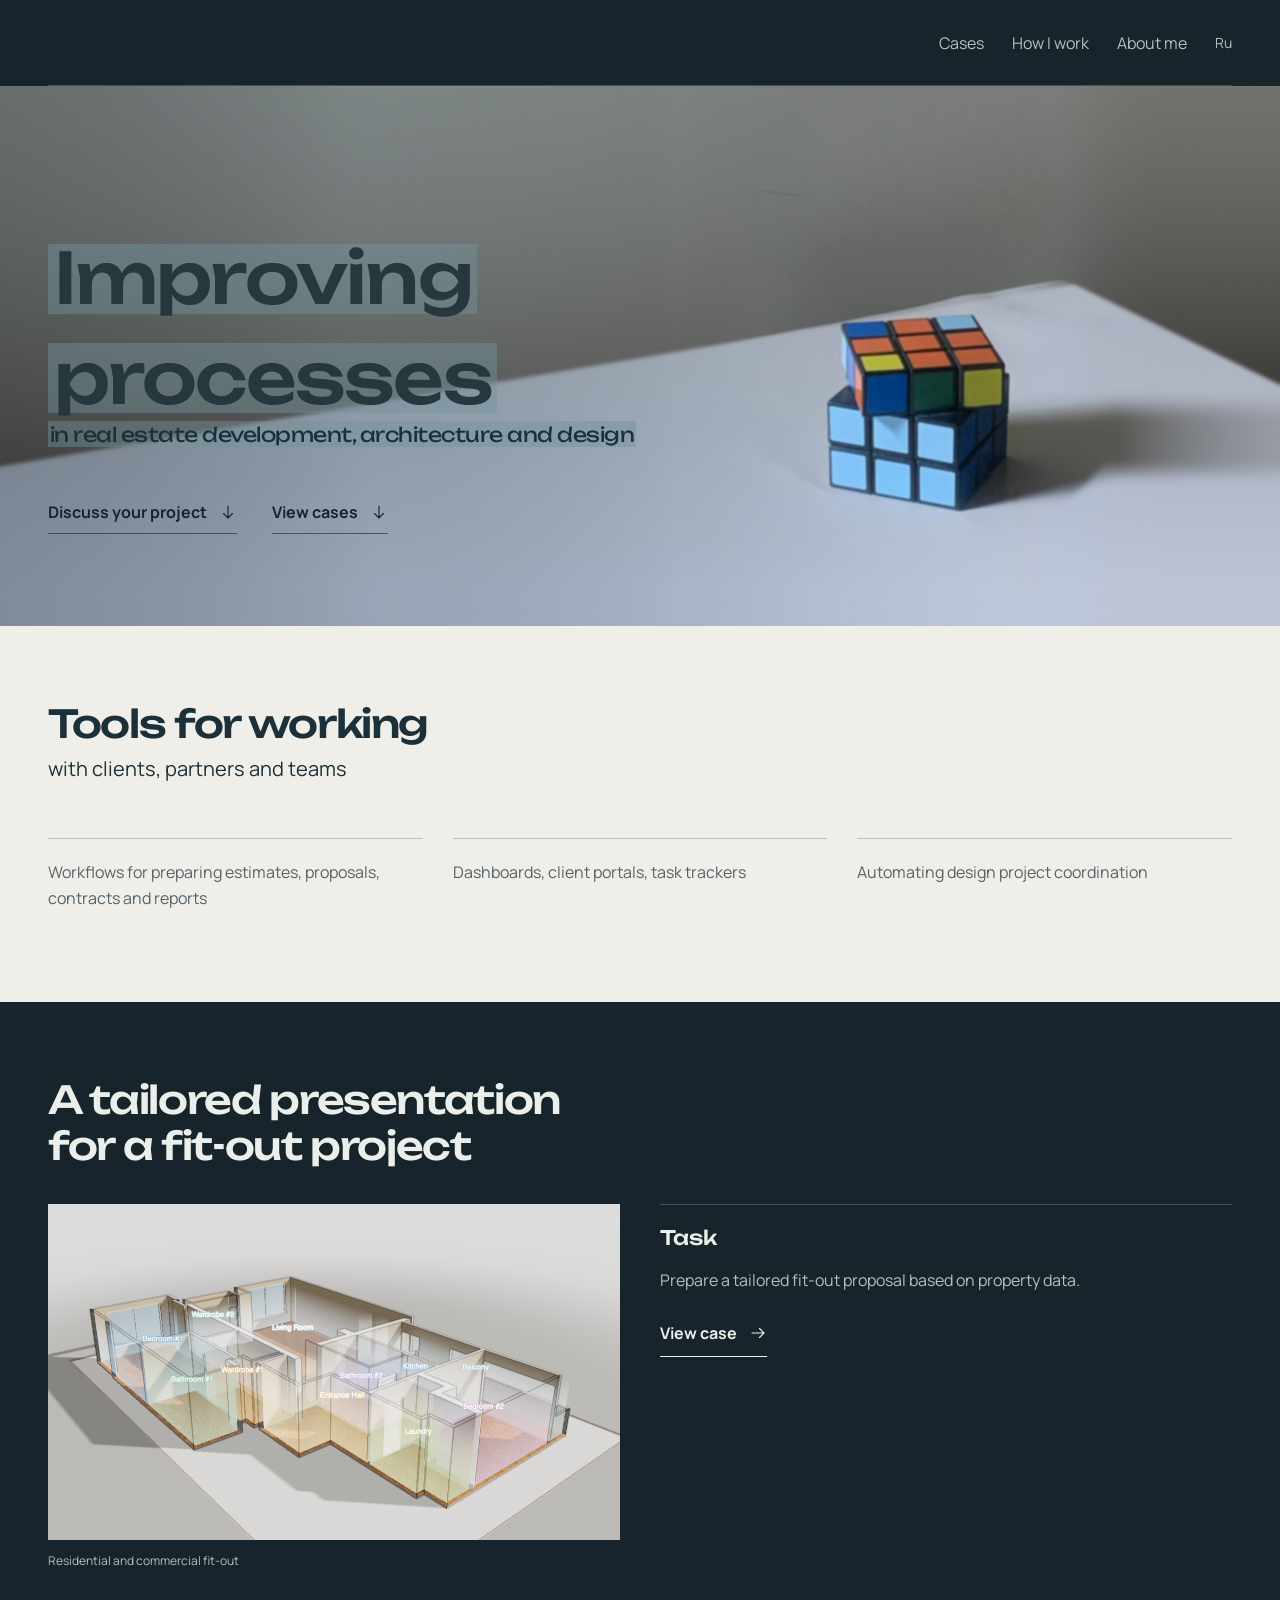
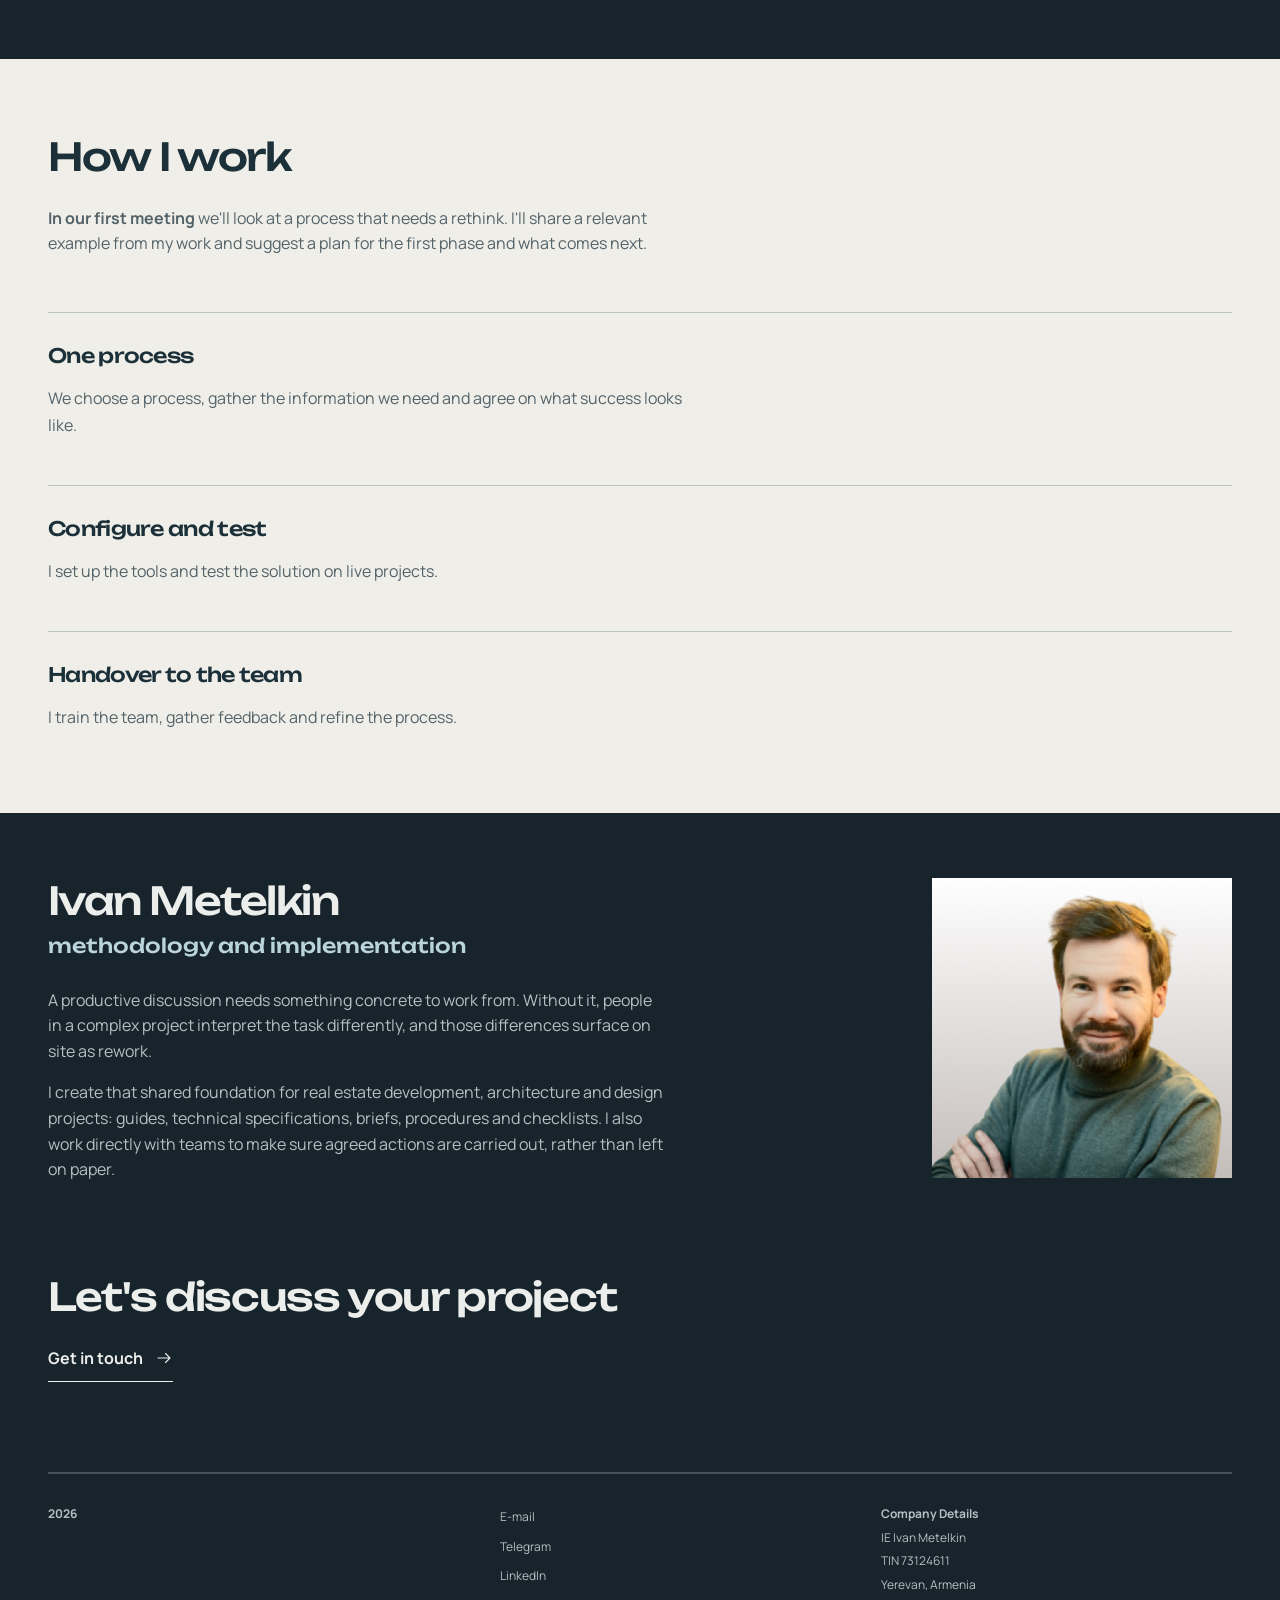
<file: en/index.html>
<!doctype html>
<html lang="en">
<head>
  <meta charset="utf-8">
  <meta name="viewport" content="width=device-width,initial-scale=1">
  <meta name="description" content="Process improvement for real estate development, architecture and design.">
  <title>Ivan Metelkin — process improvement</title>
  <link rel="stylesheet" href="/site.css?v=36">
</head>
<body class="home-page">
  <header class="simple-header wrap">

    <nav aria-label="Navigation">
      <a href="/en/#cases">Cases</a>
      <a href="/en/#approach">How I work</a>
      <a href="/en/#about">About me</a>
      <a class="lang-pending" href="/" lang="ru" aria-label="Russian version">Ru</a>
    </nav>
  </header>
  <main>
    <section class="home-hero">
      <div class="wrap home-hero-copy">
        <h1><span class="hero-title"><span>Improving</span><span>processes</span></span><span class="hero-subtitle-wrap"><span class="hero-subtitle">in real estate development, architecture and design</span></span></h1>
        <div class="home-actions">
          <a href="#contact">Discuss your project <svg class="icon" viewBox="0 0 24 24" aria-hidden="true"><path d="M12 4v16m-6-6 6 6 6-6"/></svg></a>
          <a href="#cases">View cases <svg class="icon" viewBox="0 0 24 24" aria-hidden="true"><path d="M12 4v16m-6-6 6 6 6-6"/></svg></a>
        </div>
      </div>
      <img class="home-hero-image" src="/background_2400x1350_v2.jpg" alt="A Rubik's Cube on a light background" fetchpriority="high">
    </section>
    <section class="light">
      <div class="wrap section tools-section">
        <h2>Tools for working <span>with clients, partners and teams</span></h2>
        <div class="tools-list">
          <p>Workflows for preparing estimates, proposals, contracts and reports</p>
          <p>Dashboards, client portals, task trackers</p>
          <p>Automating design project coordination</p>
        </div>
      </div>
    </section>
    <section id="cases">
      <div class="wrap section case-feature">
        <h2><a class="case-title-link" href="/en/cases/e57/">A tailored presentation for a fit-out project</a></h2>
        <div class="case-feature-grid">
          <figure>
            <a class="case-image-link" href="/en/cases/e57/" aria-label="Open case: A tailored presentation for a fit-out project"><img src="/cases/e57/model-reference.png" alt="Apartment model for a fit-out project presentation"></a>
            <figcaption>Residential and commercial fit-out</figcaption>
          </figure>
          <div class="case-feature-info">
            <h3>Task</h3>
            <p>Prepare a tailored fit-out proposal based on property data.</p>
            <a class="text-link" href="/en/cases/e57/">View case <svg class="icon" viewBox="0 0 24 24" aria-hidden="true"><path d="M4 12h16m-6-6 6 6-6 6"/></svg></a>
          </div>
        </div>
      </div>
    </section>
    <section id="approach" class="light">
      <div class="wrap section format-section">
        <h2>How I work</h2>
        <p class="format-lead"><b>In our first meeting</b> we'll look at a process that needs a rethink. I'll share a relevant example from my work and suggest a plan for the first phase and what comes next.</p>
        <div class="format-steps">
          <article><div><h3>One process</h3><p>We choose a process, gather the information we need and agree on what success looks like.</p></div></article>
          <article><div><h3>Configure and test</h3><p>I set up the tools and test the solution on live projects.</p></div></article>
          <article><div><h3>Handover to the team</h3><p>I train the team, gather feedback and refine the process.</p></div></article>
        </div>
      </div>
    </section>
    <section id="about" class="wrap section home-about"><div><h2>Ivan Metelkin</h2><p class="about-role">methodology and implementation</p><p>A productive discussion needs something concrete to work from. Without it, people in a complex project interpret the task differently, and those differences surface on site as rework.</p><p>I create that shared foundation for real estate development, architecture and design projects: guides, technical specifications, briefs, procedures and checklists. I also work directly with teams to make sure agreed actions are carried out, rather than left on paper.</p></div><img src="/portrait.png" alt="Ivan Metelkin" loading="lazy"></section>
    <section id="contact" class="wrap home-contact">
      <h2>Let's discuss your project</h2>
      <button type="button" class="text-link contact-open" id="contactOpen" aria-haspopup="dialog" aria-controls="contactDialog">Get in touch <svg class="icon" viewBox="0 0 24 24" aria-hidden="true"><path d="M4 12h16m-6-6 6 6-6 6"/></svg></button>
    </section>
  </main>
  <footer class="wrap footer site-footer">
    <div><strong>2026</strong></div>
    <div class="footer-links">
      <a href="mailto:metelki@gmail.com">E-mail</a>
      <a href="https://t.me/IvanMetelkin" target="_blank" rel="noopener noreferrer">Telegram</a>
      <a href="https://linkedin.com/in/IvanMetelkin" target="_blank" rel="noopener noreferrer">LinkedIn</a>
    </div>
    <div class="company-details"><strong>Company Details</strong><span>IE Ivan Metelkin</span><span>TIN 73124611</span><span>Yerevan, Armenia</span></div>
  </footer>
  <dialog id="contactDialog" aria-labelledby="dialogTitle" aria-describedby="dialogNote">
    <div class="dialog-heading"><h2 id="dialogTitle">Get in touch</h2><button type="button" class="dialog-close" id="dialogClose" aria-label="Close dialog">×</button></div>
    <form id="contactForm">
      <label for="contactName">Your name</label><input id="contactName" name="name" autocomplete="name" required maxlength="150">
      <label for="contactDetails">Contact</label><input id="contactDetails" name="contact" autocomplete="off" required maxlength="200" placeholder="E-mail, phone or Telegram">
      <label for="contactHow can I help?">How can I help?</label><textarea id="contactHow can I help?" name="question" rows="5" required maxlength="3000"></textarea>
      <label class="contact-trap" aria-hidden="true">Website<input name="website" tabindex="-1" autocomplete="off"></label>
      <p id="dialogNote" role="status" aria-live="polite">Send your message, and I’ll get back to you.</p>
      <button type="submit" class="dialog-submit">Send</button>
    </form>
  </dialog>
  <script src="/contact-config.js?v=2" defer></script>
  <script src="/contact.js?v=6" defer></script>
</body>
</html>
</file>
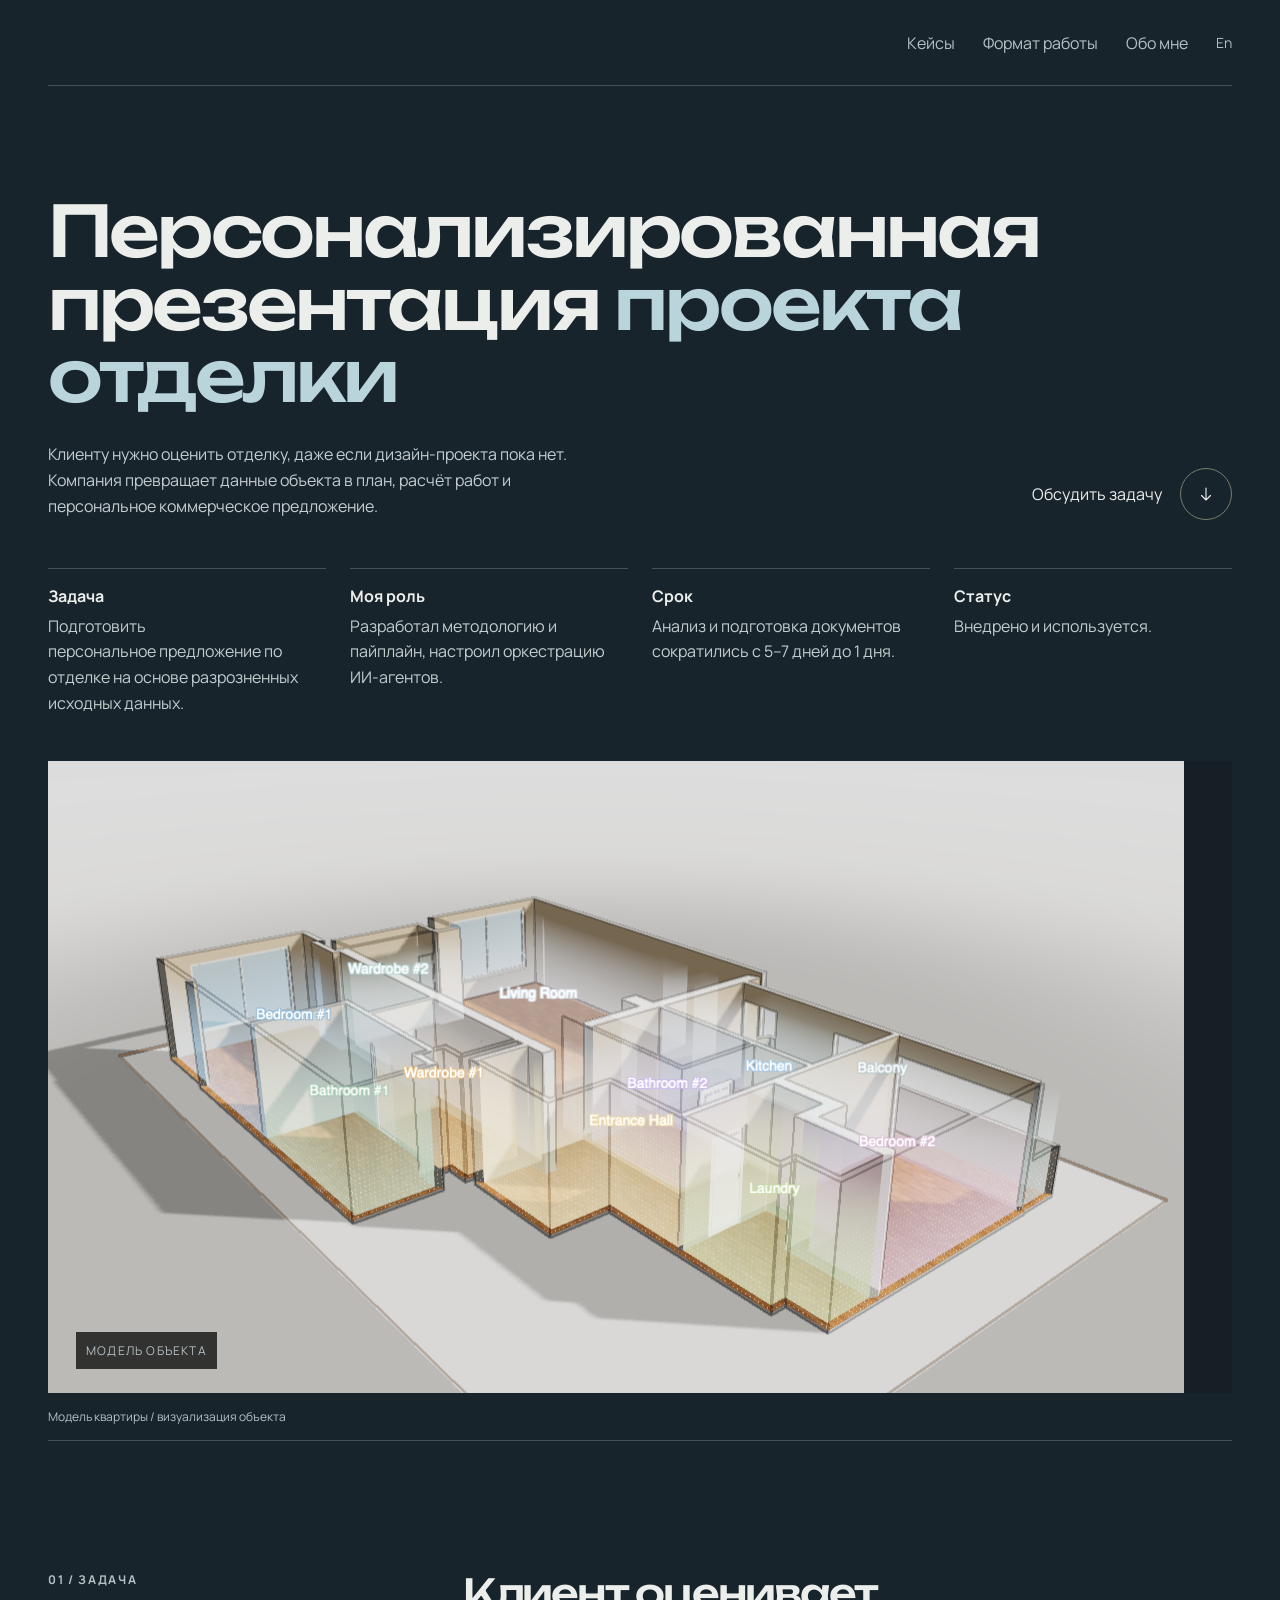
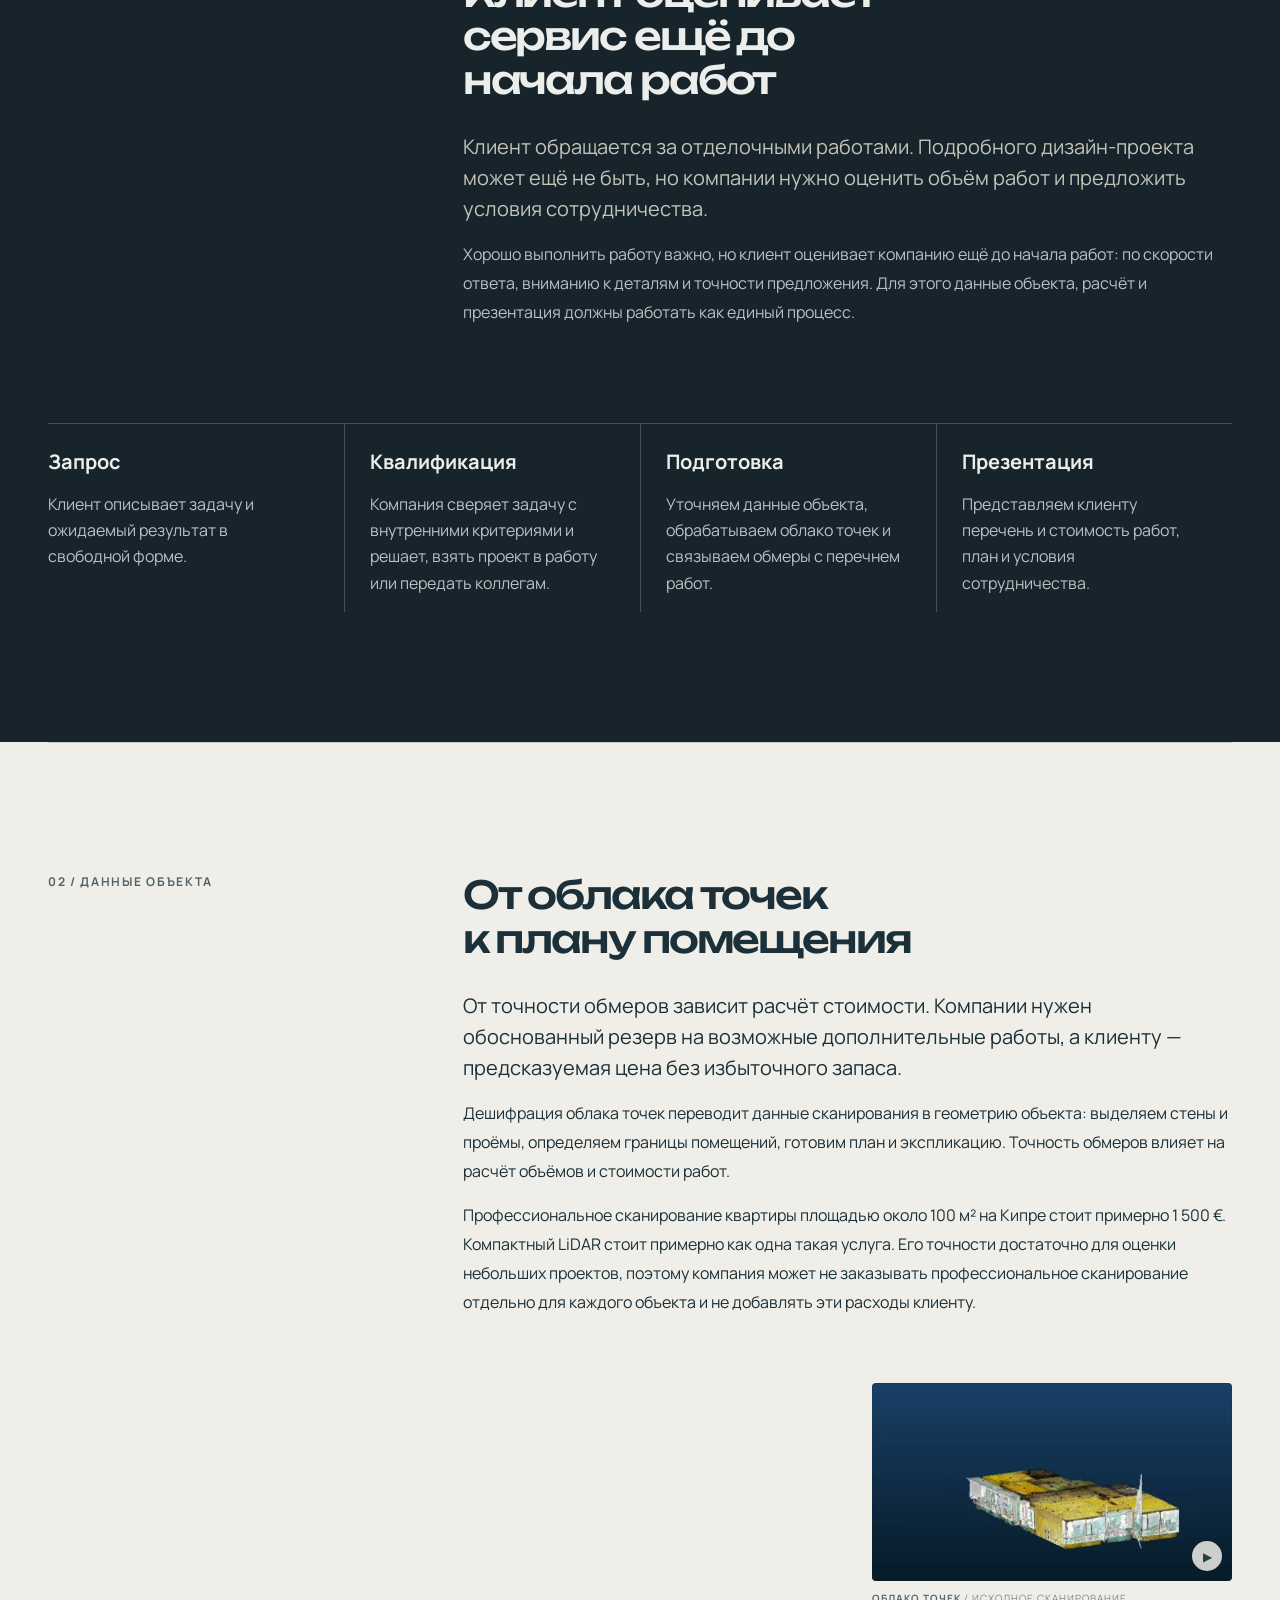
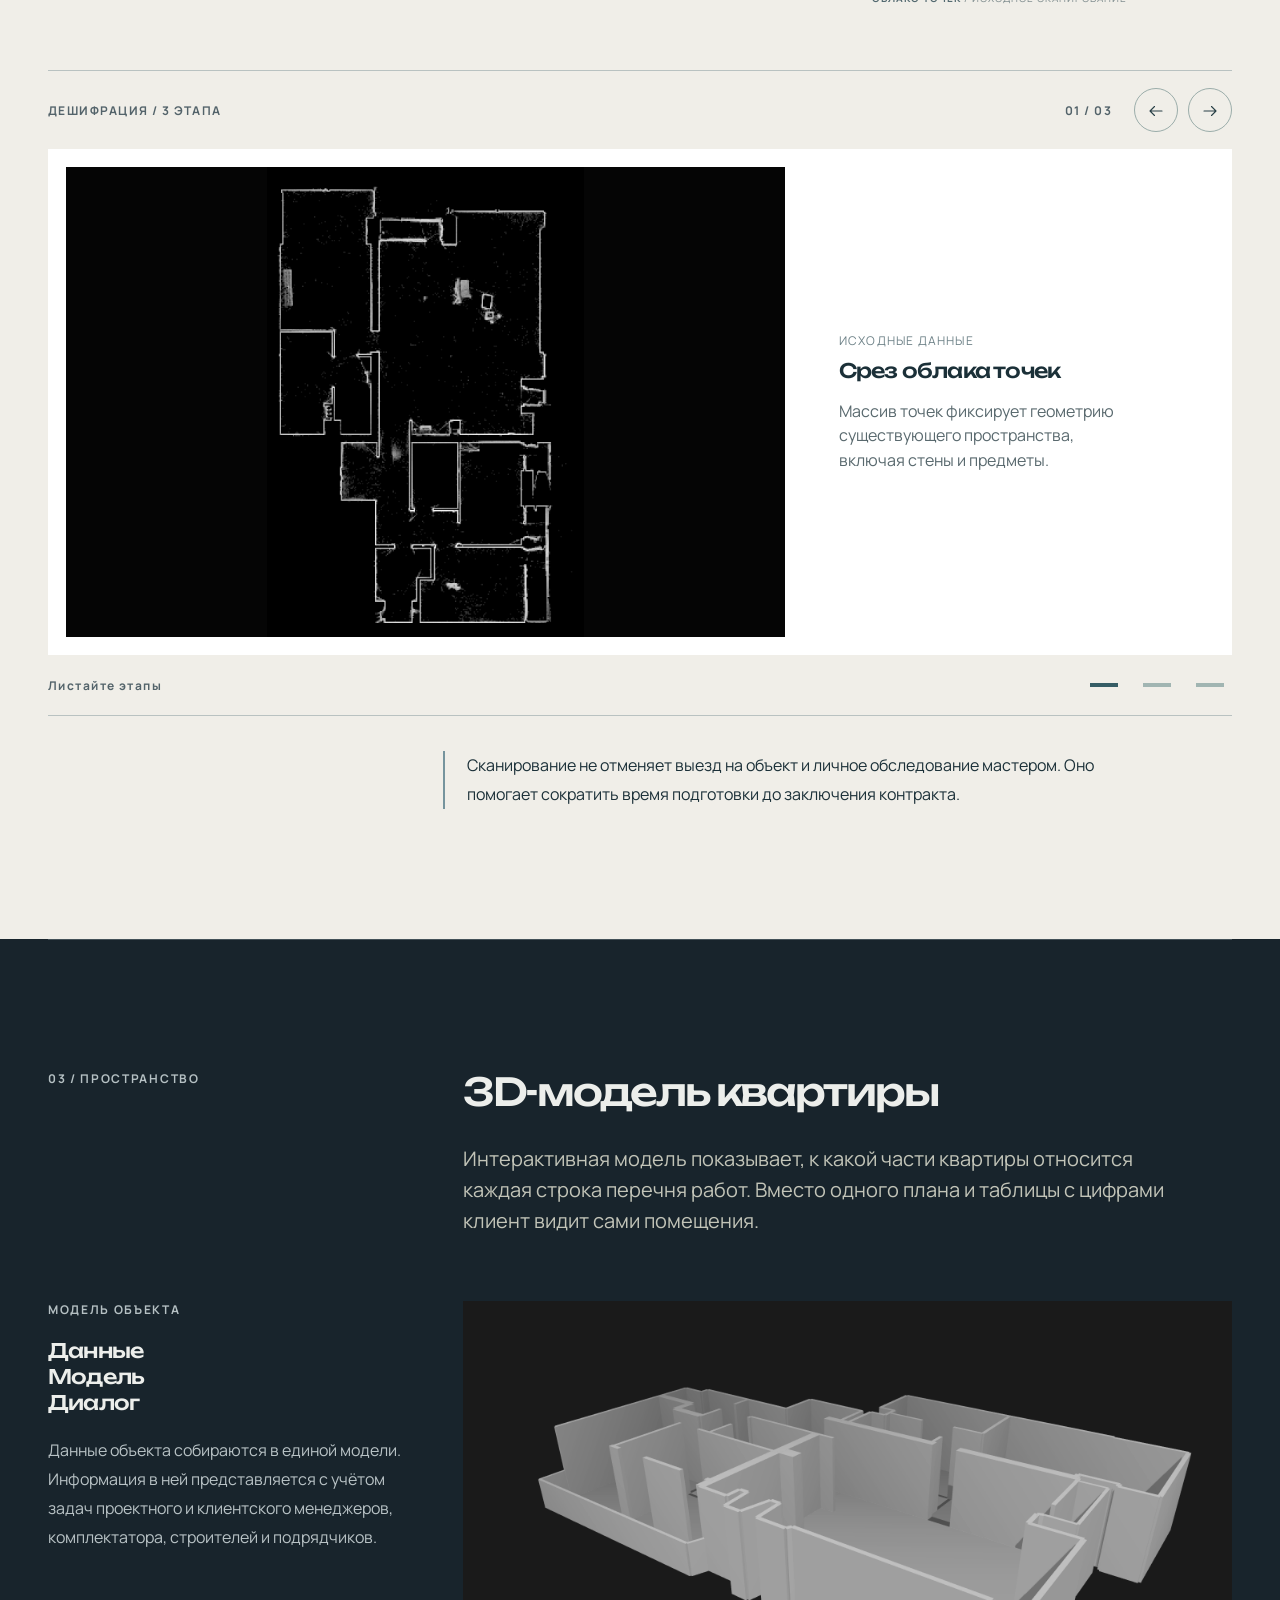
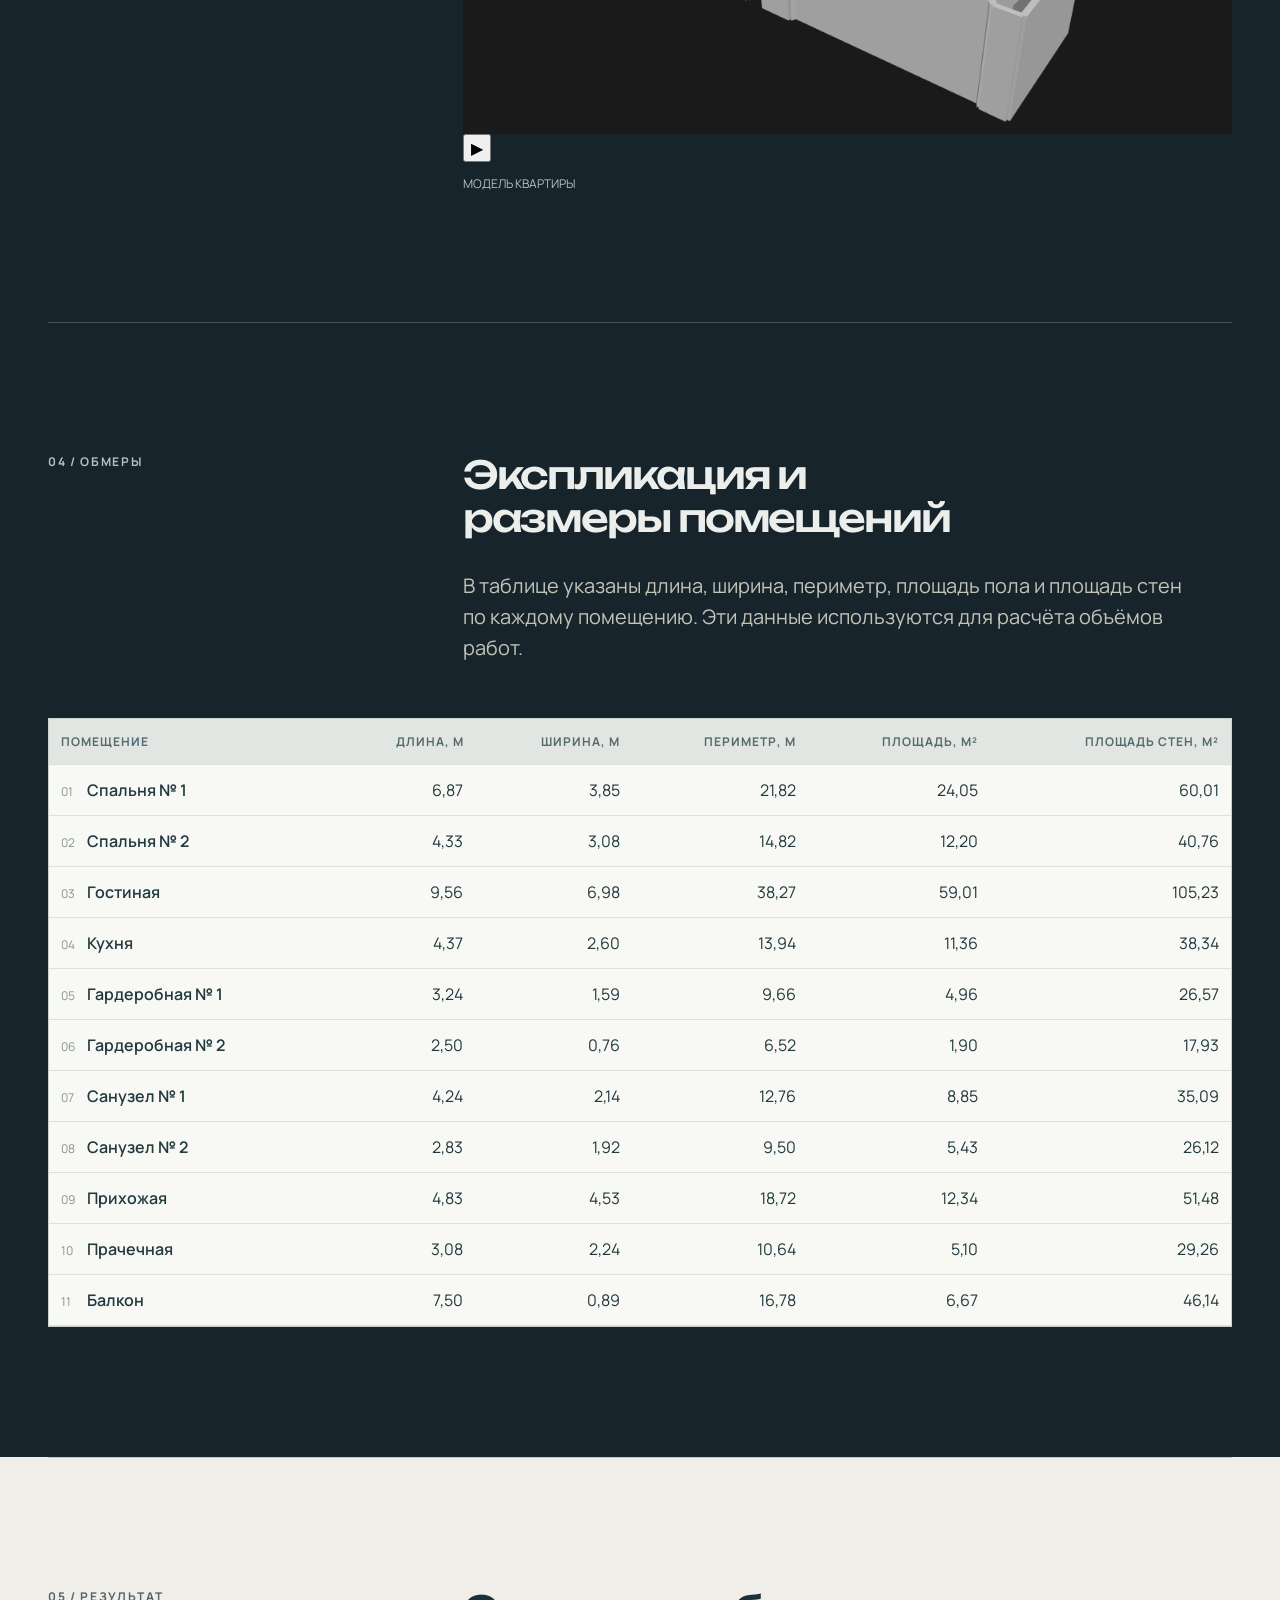
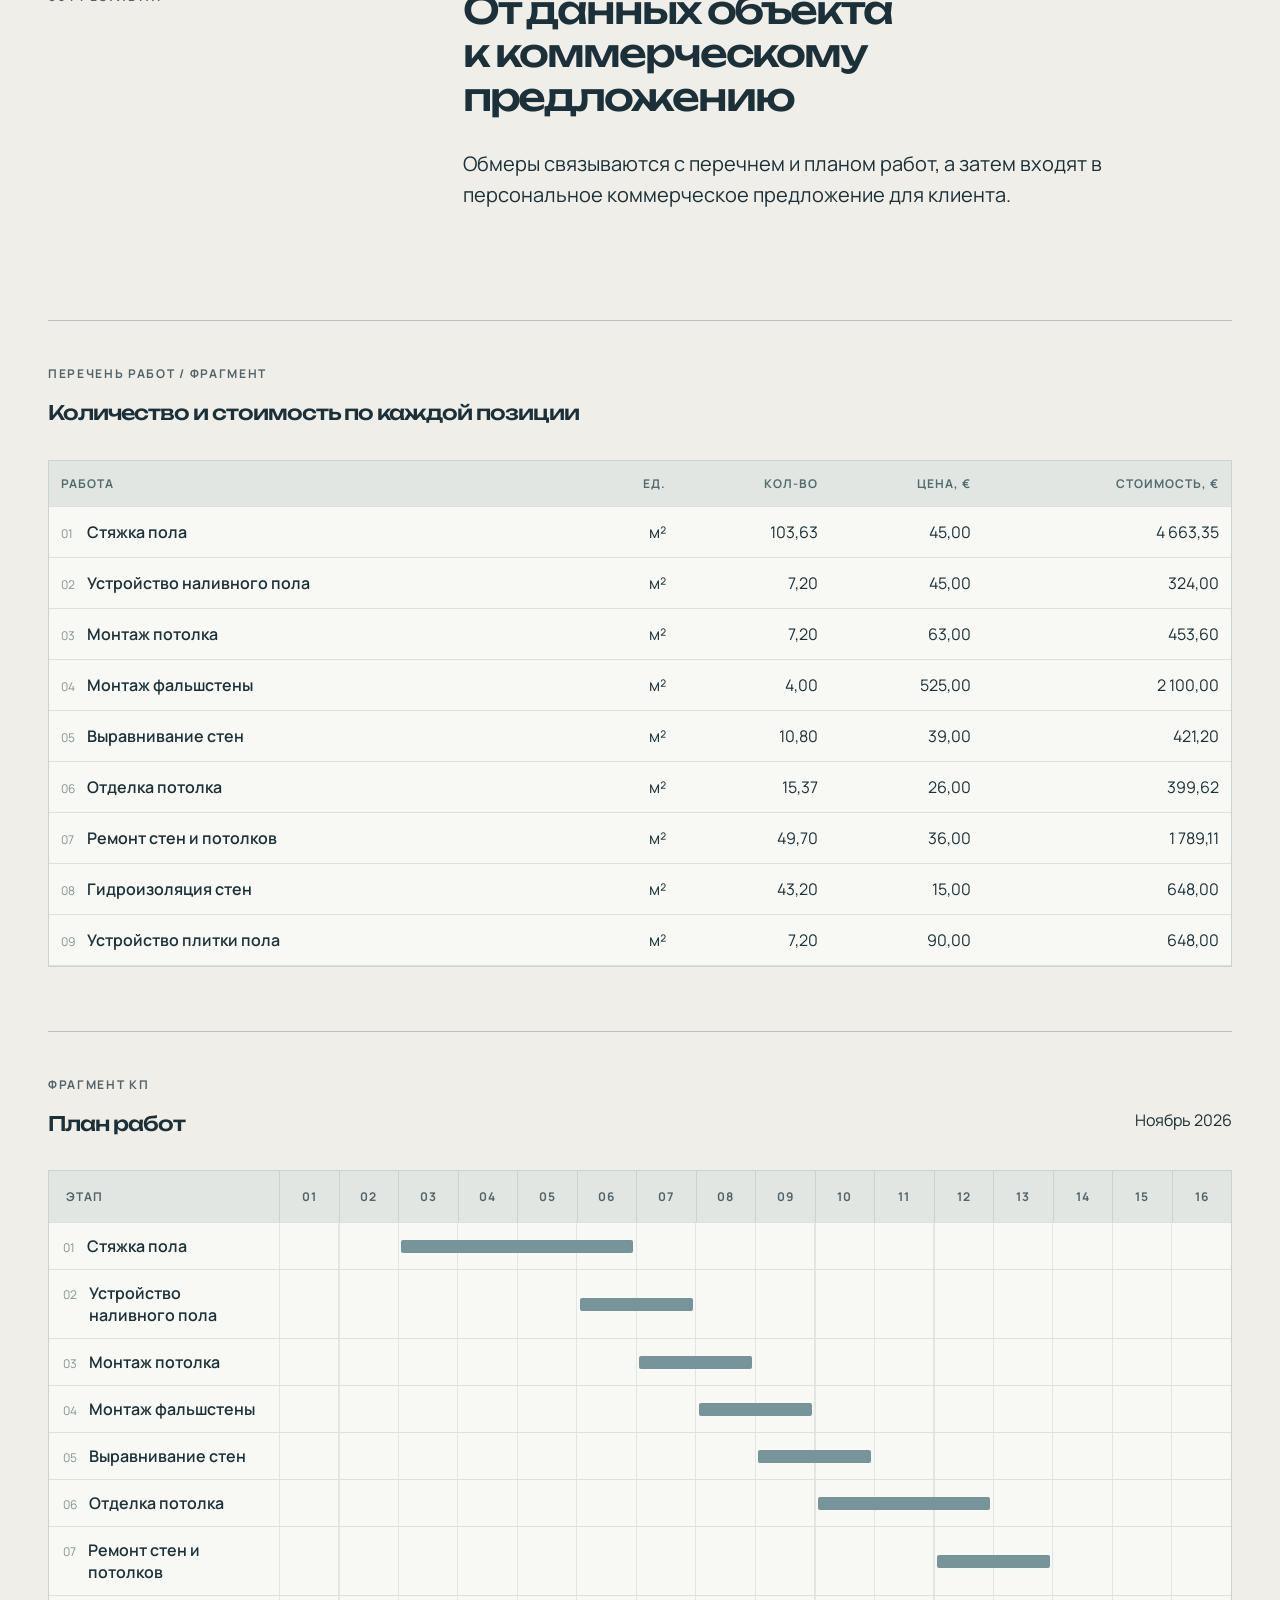
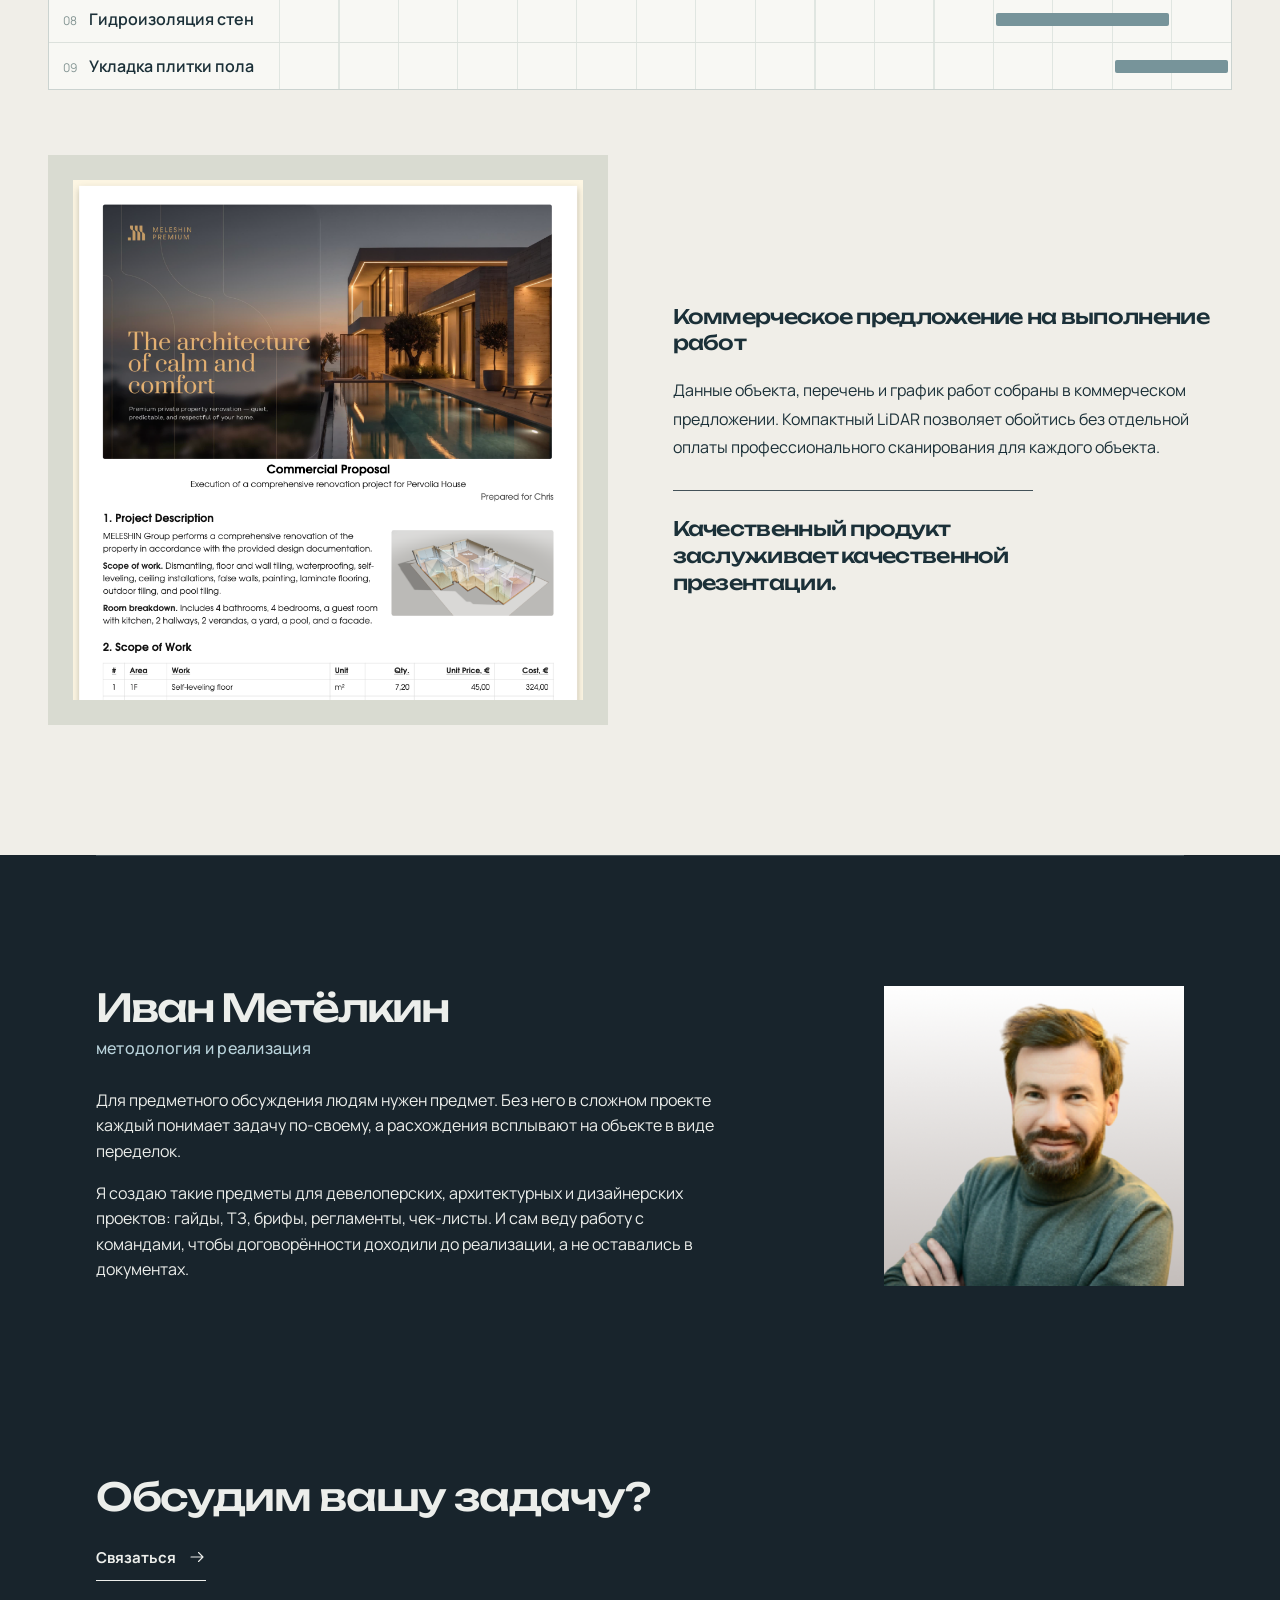
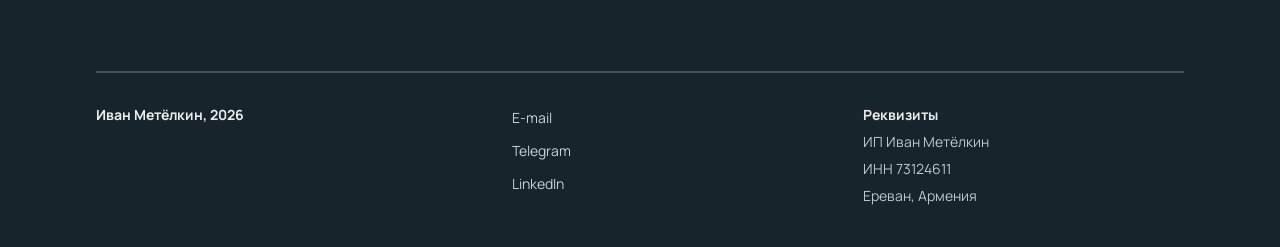
<file: cases/e57/index.html>
<!doctype html><html lang="ru"><head><meta charset="utf-8"><meta name="viewport" content="width=device-width,initial-scale=1"><meta name="description" content="От запроса заказчика через данные объекта к персональному предложению по отделке."><title>Персонализированная презентация проекта отделки</title><link rel="stylesheet" href="/site.css?v=36"><style>
@import url('https://fonts.googleapis.com/css2?family=Manrope:wght@400;500;600;700&family=Unbounded:wght@400;500;600&display=swap');
:root{--ink:#e8e6de;--muted:#a09f97;--bg:#111311;--line:#373a34;--lime:#d4ec7c;--paper:#eae9df;--dark:#171a16}*{box-sizing:border-box}html{scroll-behavior:smooth}body{margin:0;background:var(--bg);color:var(--ink);font-family:Manrope,Arial,sans-serif}a{color:inherit;text-decoration:none}button{font:inherit}img,video{display:block;max-width:100%}header,.wrap{width:min(1440px,calc(100% - 96px));margin:auto}header{height:86px;display:flex;align-items:center;justify-content:space-between;border-bottom:1px solid var(--line);font-size:12px;letter-spacing:.06em}.brand{font-weight:700;letter-spacing:.02em;font-size:15px}.brand span{color:var(--lime)}.nav{display:flex;gap:30px;color:#b6b8ad}.nav a:hover{color:var(--lime)}.meta,.eyebrow{font-size:11px;text-transform:uppercase;letter-spacing:.14em;font-weight:700}.meta{color:var(--muted)}.eyebrow{color:var(--lime)}.hero{padding:75px 0 0}.hero-top{display:flex;justify-content:space-between;gap:20px}.hero h1{font:500 clamp(48px,7.5vw,112px)/1.03 Unbounded,Arial,sans-serif;letter-spacing:-.065em;margin:34px 0 28px;max-width:1130px}.hero h1 em{font-style:normal;color:var(--lime)}.hero-intro{display:flex;align-items:end;justify-content:space-between;gap:30px;padding-bottom:48px}.hero-intro p{max-width:520px;color:#babbb2;font-size:17px;line-height:1.65;margin:0}.circle-link{display:flex;align-items:center;gap:18px;font-size:13px;white-space:nowrap}.circle-link b{display:grid;place-items:center;border:1px solid #777b6c;width:52px;height:52px;border-radius:50%;font-size:20px;font-weight:400}.video-frame{position:relative;background:#090a09;overflow:hidden}.hero-video{height:min(62vw,690px);min-height:350px;width:100%;object-fit:cover}.frame-overlay{position:absolute;left:28px;right:28px;bottom:24px;display:flex;justify-content:space-between;align-items:end;gap:20px;pointer-events:none;font-size:11px;letter-spacing:.1em;text-transform:uppercase;color:#ddd}.frame-overlay span{background:#111c;padding:10px}.video-toggle{pointer-events:auto;background:#d4ec7c;color:#111;border:0;border-radius:50%;width:46px;height:46px;cursor:pointer;font-size:17px}.caption{display:flex;justify-content:space-between;gap:20px;color:var(--muted);font-size:11px;padding:15px 0}.section{padding:130px 0;border-top:1px solid var(--line)}.section-head{display:grid;grid-template-columns:1fr 2fr;gap:30px}.section h2{font:500 clamp(32px,4.3vw,62px)/1.13 Unbounded,Arial,sans-serif;letter-spacing:-.055em;margin:0}.lead{font-size:clamp(19px,2vw,25px);line-height:1.55;max-width:740px;margin:30px 0 0;color:#c2c4b8}.body{font-size:15px;line-height:1.8;color:#aeb0a5}.process{display:grid;grid-template-columns:repeat(4,1fr);margin-top:80px;border-top:1px solid var(--line)}.step{padding:24px 25px 0 0}.step+.step{border-left:1px solid var(--line);padding-left:25px}.step .num{color:var(--lime);font-size:12px}.step h3{font-size:19px;margin:0 0 8px}.step p{font-size:13px;color:#a8aba0;line-height:1.65;max-width:240px}.light{background:var(--paper);color:var(--dark)}.light .section{border-color:#bbbdb2}.light .eyebrow{color:#637737}.light .body{color:#555b50}.light .lead{color:#444a40}.story-grid{display:grid;grid-template-columns:1fr 1fr;gap:20px;margin-top:65px}.story-card{background:#d8d9cf;padding:14px}.story-card img{width:100%;height:300px;object-fit:contain;background:#f5f5ef}.story-caption{display:flex;justify-content:space-between;gap:20px;padding:18px 5px 5px;font-size:12px}.note{margin:35px 0 0 33.333%;max-width:700px;border-left:2px solid #7b8b51;padding-left:22px}.model-layout{display:grid;grid-template-columns:1fr 2fr;gap:30px;margin-top:65px}.model-copy{padding-right:30px}.model-copy h3{font:500 24px/1.3 Unbounded,Arial,sans-serif;letter-spacing:-.04em}.model-video{width:100%;background:#090a09;aspect-ratio:16/9;object-fit:cover}.model-label{display:flex;justify-content:space-between;padding-top:13px;font-size:11px;color:var(--muted)}.data-grid{display:grid;grid-template-columns:1fr 2fr;gap:30px;margin-top:70px}.data-list{border-top:1px solid var(--line)}.data-row{display:grid;grid-template-columns:1fr auto auto;gap:35px;align-items:center;border-bottom:1px solid var(--line);padding:19px 0;font-size:14px}.data-row span:nth-child(2){color:var(--muted)}.data-row strong{font-size:20px;font-weight:500}.table-note{font-size:11px;color:var(--muted);margin-top:14px}.proposal{display:grid;grid-template-columns:1fr 1fr;gap:65px;align-items:center;margin-top:65px}.proposal img{max-height:600px;width:100%;object-fit:contain;background:#d9dbd1;padding:25px}.case-thesis{font:500 clamp(22px,2.5vw,34px)/1.35 Unbounded,Arial,sans-serif;letter-spacing:-.035em;color:var(--dark);margin:28px 0 0;padding-top:24px;border-top:1px solid var(--line);max-width:20ch}.closing{padding:140px 0}.closing h2{font:500 clamp(37px,6vw,84px)/1.1 Unbounded,Arial,sans-serif;letter-spacing:-.06em;max-width:1100px}.closing h2 span{color:var(--lime)}footer{border-top:1px solid var(--line);padding:25px 0 40px;color:var(--muted);font-size:11px;display:flex;justify-content:space-between} @media(max-width:760px){header,.wrap{width:calc(100% - 36px)}header{height:70px}.nav{display:none}.hero{padding-top:45px}.hero h1{font-size:clamp(39px,10vw,62px)}.hero-intro{align-items:start;flex-direction:column}.hero-video,.hero-still{min-height:260px;height:65vw}.section{padding:80px 0}.section-head,.model-layout,.data-grid,.proposal{grid-template-columns:1fr}.process{grid-template-columns:1fr 1fr;margin-top:45px}.step:nth-child(3){border-left:0;padding-left:0}.step{border-bottom:1px solid var(--line);padding-bottom:20px}.step h3{margin-top:0}.story-grid{grid-template-columns:1fr}.story-card img{height:250px}.note{margin-left:0}.model-layout,.data-grid,.proposal{margin-top:40px}.closing{padding:90px 0}.caption span:last-child{display:none}.data-row{gap:12px}.data-row strong{font-size:16px}}@media(prefers-reduced-motion:reduce){html{scroll-behavior:auto}}

/* Architectural editorial palette: ink, warm paper and restrained mineral blue. */
:root{--ink:#eceeeb;--muted:#b5c0c3;--bg:#18242c;--line:#435158;--lime:#bad4dc;--paper:#f0eee8;--dark:#1b3038}
.hero h1 em{color:#bad4dc}.hero-intro p{color:#c5cdd0}.video-frame{background:#151f25}.hero-video{filter:none;object-fit:contain;background:#dededc}.model-video{filter:grayscale(1) brightness(1.35) contrast(.92)}.video-toggle{background:#d7e3e3;color:#1a3038}.step .num{color:#b4ced5}.step p,.body{color:#b8c2c5}.light .eyebrow{color:#54717a}.light .body{color:#52636a}.light .lead{color:#384f57}.light .section{border-color:#c3c9c6}.story-card{background:#e1e4e0}.story-card img{background:#f7f7f3}.note{border-color:#76949d}.closing h2 span{color:#b6d2d8}.model-video{background:#131c22}
.decode-grid{display:grid;grid-template-columns:repeat(3,1fr);gap:14px;margin-top:58px}.decode-card{margin:0;background:#fff;padding:12px}.decode-card img{width:100%;height:410px;object-fit:contain;background:#f6f7f5}.decode-card:first-child img{background:#050505}.decode-card figcaption{padding:18px 5px 7px}.decode-card figcaption span{display:block;color:#6d8187;font-size:11px;letter-spacing:.1em;margin-bottom:10px}.decode-card figcaption strong{font-size:15px}.decode-card figcaption p{color:#59696e;line-height:1.55;font-size:13px;margin-bottom:0}.value-grid{display:grid;grid-template-columns:repeat(3,1fr);gap:20px;margin-top:60px}.value-item{border-top:1px solid var(--line);padding-top:22px}.value-item h3{font-size:18px}.value-item p{max-width:330px}.role-box{display:grid;grid-template-columns:1fr 2fr;gap:30px;margin-top:80px;padding-top:34px;border-top:1px solid var(--line)}.role-box h3{font:500 clamp(26px,3vw,42px)/1.2 Unbounded,Arial,sans-serif;letter-spacing:-.05em;margin:0}.role-box p{max-width:720px}.video-cloud{width:100%;aspect-ratio:16/9;object-fit:cover;filter:saturate(.58) brightness(.95)}
@media(max-width:760px){.decode-grid,.value-grid,.role-box{grid-template-columns:1fr}.decode-card img{height:340px}.value-grid{gap:8px}.role-box{margin-top:50px}.story-grid{gap:12px}}
.cloud-inset{width:min(360px,100%);margin:50px 0 0 auto}.cloud-media{position:relative;overflow:hidden;border-radius:4px;background:#102c41}.cloud-media video{display:block;width:100%;aspect-ratio:634/350;object-fit:cover}.cloud-toggle{position:absolute;right:10px;bottom:10px;width:30px;height:30px;border:0;border-radius:50%;background:#f0eee8d9;color:#263d48;font-size:12px;cursor:pointer}.cloud-inset figcaption{color:#536970;font-size:10px;line-height:1.5;letter-spacing:.1em;margin-top:10px;font-weight:700}.cloud-inset figcaption span{color:#7b898b;font-weight:400}@media(max-width:760px){.cloud-inset{margin:36px 0 0;width:min(360px,100%)}}
.decode-carousel{margin-top:64px;border-top:1px solid #b9c2c1;border-bottom:1px solid #b9c2c1}.decode-top,.decode-bottom{display:flex;align-items:center;justify-content:space-between;gap:12px;color:#62757a;font-size:10px;font-weight:700;letter-spacing:.12em}.decode-top{padding:17px 0}.decode-actions{display:flex;align-items:center;gap:10px}.decode-actions span{margin-right:12px}.decode-actions button{border:1px solid #9badaa;color:#283f46;background:transparent;width:42px;height:42px;border-radius:50%;font-size:19px;cursor:pointer}.decode-actions button:hover,.decode-actions button:focus-visible{background:#263f46;color:white}.decode-card{margin:0;background:#fff;padding:18px;display:grid;grid-template-columns:minmax(0,1fr) minmax(200px,.55fr);gap:34px;align-items:center}.decode-card[hidden]{display:none}.decode-visual{background:#f4f4f0;display:grid;place-items:center;min-width:0}.decode-card:first-child .decode-visual{background:#050505}.decode-card .decode-visual img{max-width:100%;width:100%;height:470px;object-fit:contain;background:transparent}.decode-card figcaption{padding:20px}.decode-card figcaption strong{display:block;font:500 clamp(24px,3vw,38px)/1.2 Unbounded,Arial,sans-serif;letter-spacing:-.04em}.decode-card figcaption p{font-size:14px;max-width:290px}.decode-bottom{padding:18px 0}.decode-dots{display:flex;gap:9px}.decode-dots button{width:25px;height:4px;background:#c3ceca;border:0;padding:0;cursor:pointer}.decode-dots button[aria-current=true]{background:#45666d}@media(max-width:760px){.decode-card{grid-template-columns:1fr;gap:0;padding:10px}.decode-card .decode-visual img{height:320px}.decode-card figcaption{padding:22px 12px 16px}.decode-card figcaption strong{font-size:24px}.decode-actions button{width:38px;height:38px}}.gantt-block{margin-top:110px;border-top:1px solid #b9c4c2;padding-top:40px}.gantt-intro{display:flex;justify-content:space-between;align-items:end;gap:35px;margin-bottom:35px}.gantt-intro h3{font:500 clamp(28px,3.5vw,48px)/1.18 Unbounded,Arial,sans-serif;letter-spacing:-.05em;margin:18px 0 0}.gantt-intro p{max-width:390px;margin:0}.gantt-scroll{overflow-x:auto;background:#f8f8f4;border:1px solid #cbd3d0}.gantt-table{min-width:850px}.gantt-header,.gantt-row{display:grid;grid-template-columns:230px 1fr}.gantt-header{background:#e1e6e2;color:#536b70;font-size:10px;letter-spacing:.08em;font-weight:700}.gantt-header>div:first-child{position:sticky;left:0;z-index:3;padding:17px;background:#e1e6e2}.gantt-days{display:grid;grid-template-columns:repeat(16,1fr);text-align:center;align-items:center}.gantt-days span{border-left:1px solid #cbd3d0;padding:17px 0}.gantt-work{position:sticky;left:0;z-index:2;display:flex;gap:12px;align-items:center;border-top:1px solid #dce1dc;padding:12px 14px;color:#21393f;background:#f8f8f4}.gantt-work>span{font-size:10px;color:#849593}.gantt-work strong{font-size:12px;font-weight:600}.gantt-work small{display:block;font-size:10px;color:#718582;margin-top:5px}.gantt-track{display:grid;grid-template-columns:repeat(16,1fr);align-items:center;border-top:1px solid #dce1dc;background:repeating-linear-gradient(to right,#e0e6e1 0,#e0e6e1 1px,transparent 1px,transparent 6.25%)}.gantt-bar{height:13px;background:#77949a;border-radius:2px;margin:0 3px}.gantt-footer{display:flex;justify-content:space-between;color:#6b7e7d;font-size:10px;letter-spacing:.1em;padding-top:14px}.gantt-scroll:focus-visible{outline:2px solid #536f76;outline-offset:3px}@media(max-width:760px){.gantt-block{margin-top:75px}.gantt-intro{display:block}.gantt-intro p{margin-top:20px}.gantt-footer{gap:15px}.gantt-scroll:after{content:""}}.portfolio-contact{border-top:1px solid var(--line);padding:45px 0 65px}.portfolio-contact p{font-size:20px;line-height:1.5;max-width:680px}.portfolio-contact div:not(.eyebrow){display:flex;gap:24px;flex-wrap:wrap;font-size:13px}.portfolio-contact div a{border-bottom:1px solid #7c959a;padding-bottom:7px}.back-cases{display:inline-block;color:var(--muted);font-size:12px;margin-top:45px}.icon{display:inline-block;width:18px;height:18px;flex:none;fill:none;stroke:currentColor;stroke-width:1.5;stroke-linecap:round;stroke-linejoin:round;vertical-align:middle}.icon-back{transform:rotate(180deg)}a:focus-visible,button:focus-visible,[tabindex]:focus-visible{outline:3px solid #638e98;outline-offset:4px}.hero h1{font-size:clamp(42px,6vw,88px);letter-spacing:-.04em;max-width:1100px;overflow-wrap:anywhere}.case-facts{display:grid;grid-template-columns:repeat(4,1fr);gap:24px;margin:0 0 45px}.case-facts>div{border-top:1px solid var(--line);padding-top:16px}.case-facts strong{display:block;font-size:13px;color:var(--ink);margin-bottom:7px}.case-facts span{display:block;font-size:13px;color:#c3cdce;line-height:1.6}.decode-actions button{width:44px;height:44px}.decode-dots button{width:44px;height:44px;background:transparent;position:relative}.decode-dots button:after{content:"";position:absolute;left:8px;right:8px;top:20px;height:4px;background:#a1b5b2}.decode-dots button[aria-current=true]{background:transparent}.decode-dots button[aria-current=true]:after{background:#365d65}.decode-bottom{padding:8px 0}.portfolio-contact div a{display:inline-flex;gap:8px;align-items:center;min-height:44px}.back-cases{display:inline-flex;align-items:center;gap:8px}.gantt-hint{display:none;font-size:13px;color:#425e64;margin:0 0 10px}.gantt-work strong{font-size:13px}.gantt-work small{font-size:12px;color:#536d70}.gantt-days{font-size:12px}.gantt-footer{font-size:12px}.model-label,.table-note,.caption,.meta{font-size:12px}@media(max-width:760px){header{height:auto;min-height:70px;flex-wrap:wrap;gap:8px;padding:12px 0}.nav{display:flex;order:3;width:100%;overflow:auto;gap:20px}.nav a{white-space:nowrap;min-height:44px;display:inline-flex;align-items:center;font-size:13px}.hero h1{font-size:clamp(36px,9vw,60px);line-height:1.1}.case-facts{grid-template-columns:1fr 1fr;gap:20px}.gantt-hint{display:block}.decode-actions button{width:44px;height:44px}}@media(max-width:360px){.hero h1{font-size:35px}.case-facts{grid-template-columns:1fr}.brand{font-size:13px}}@media(prefers-reduced-motion:reduce){*,*::before,*::after{scroll-behavior:auto!important;transition-duration:.01ms!important;animation-duration:.01ms!important;animation-iteration-count:1!important}}.work-fragment{margin-top:110px;border-top:1px solid #b9c4c2;padding-top:40px}.work-scroll{overflow-x:auto;background:#f8f8f4;border:1px solid #cbd3d0}.work-scroll table{border-collapse:collapse;width:100%;min-width:680px;font-size:13px;color:#21393f}.work-scroll th,.work-scroll td{padding:14px 12px;border-bottom:1px solid #dce1dc;text-align:right}.work-scroll th:first-child,.work-scroll td:first-child{text-align:left}.work-scroll th{background:#e1e6e2;font-size:12px}.work-scroll:focus-visible{outline:3px solid #536f76;outline-offset:3px}@media(max-width:760px){.work-fragment{margin-top:75px}}.case-explication{margin-top:55px}.case-explication p{max-width:800px}.case-explication .work-scroll{margin-top:25px}.case-explication .work-scroll table{min-width:900px}@media(max-width:760px){.process{grid-template-columns:repeat(2,minmax(0,1fr))}.process .step{min-width:0}.process .step h3,.process .step p{overflow-wrap:anywhere}}

.case-footer{display:grid;grid-template-columns:1.2fr 1fr 1fr;gap:30px;color:#b9c9ca;font-size:14px;line-height:1.65}.case-footer div{display:flex;flex-direction:column;align-items:flex-start;gap:4px}.case-footer strong{font-size:13px;color:#e8edeb}.case-footer a{color:#c6d1d1;padding:3px 0}@media(max-width:760px){.case-footer{grid-template-columns:1fr 1fr;gap:28px}.case-footer div:last-child{grid-column:1/-1}}

/* Case shell follows the homepage header, footer and readable type scale. */
header{width:min(1440px,calc(100% - 96px));height:auto;min-height:86px;letter-spacing:0}.simple-brand{font-size:15px;font-weight:700;white-space:nowrap}.simple-header nav{display:flex;align-items:center;gap:28px;font-size:15px;color:var(--muted)}.simple-header nav a:hover{color:var(--lime)}.hero h1{font-size:clamp(42px,6vw,88px)}.step p{font-size:15px}.caption,.story-caption,.model-label,.table-note{font-size:14px}.case-facts span{font-size:15px}.decode-top,.decode-bottom{font-size:12px}.decode-card figcaption p{font-size:15px}.portfolio-contact p{font-size:20px}.portfolio-contact div:not(.eyebrow){font-size:15px}
@media(max-width:760px){header{width:calc(100% - 36px)}.simple-header{min-height:70px}.simple-header nav{gap:20px;overflow-x:auto}.simple-header nav a{font-size:14px;white-space:nowrap;min-height:44px;display:inline-flex;align-items:center}.nav{display:flex}.case-facts span{font-size:14px}}

/* Shared type scale: display, section, lead, body, small. */
.case-page{color:var(--color-ink)}
.case-page :is(.simple-header nav,.circle-link,.hero-link,.case-footer,.portfolio-contact div:not(.eyebrow),.body,.hero-intro p,.case-facts span,.step p,.decode-card figcaption p,.data-row,.work-scroll table,.gantt-work strong,.home-about p,.model-copy p){font-size:var(--type-body)}
.case-page :is(.meta,.eyebrow,.caption,.frame-overlay,.model-label,.table-note,.decode-top,.decode-bottom,.decode-card figcaption span,.gantt-header,.gantt-work>span,.gantt-work small,.gantt-footer,.gantt-hint,.work-scroll th,.case-footer strong,.back-cases,.decode-actions button,.cloud-toggle){font-size:var(--type-small)}
.case-page .case-facts strong{font-size:var(--type-body);font-weight:700}
.case-page :is(.lead,.model-copy h3,.data-row strong,.decode-card figcaption strong,.gantt-intro h3,.proposal-title,.case-thesis,.step h3,.value-item h3,.role-box h3){font-size:var(--type-lead)}
.case-page .hero h1{font-size:var(--type-display)}
.case-page :is(.section h2,.closing h2,.home-about h2){font-size:var(--type-section)}
.case-page .light{color:var(--color-paper-ink)}
.case-page .light :is(.body,.lead,.data-row,.work-scroll table,.gantt-work strong,.gantt-intro h3,.proposal-title,.case-thesis,.step p,.value-item p,.role-box p,.home-about p){color:var(--color-paper-ink)}
.case-page .light :is(.meta,.eyebrow,.caption,.frame-overlay,.model-label,.decode-top,.decode-bottom,.gantt-header,.gantt-footer,.case-footer strong){color:var(--color-paper-muted)}
@media(max-width:760px){.case-page .process .step h3{font-size:16px;white-space:nowrap;hyphens:none}}
.case-page .gantt-work{align-items:baseline}
.case-page .work-scroll .numbered-item{white-space:nowrap}
.case-page .work-scroll .row-number{display:inline-block;width:1.2em;margin-right:12px;font-size:var(--type-small);font-weight:400;color:#849593}
.case-page .work-scroll .row-label{font-weight:600}
.case-page .work-scroll th{font-size:var(--type-small);font-weight:700;letter-spacing:.08em;text-transform:uppercase;color:#536b70}
.table-scroll-hint{display:none}
@media(max-width:760px){.case-page .table-scroll-hint{display:block;font-size:var(--type-small);line-height:1.4;color:var(--color-paper-muted);margin:0 0 8px}.case-page .case-explication .work-scroll{margin-top:0}}
.case-page .gantt-block{margin-top:64px}
</style></head><body class="case-page"><header class="simple-header wrap"><nav aria-label="Навигация"><a href="/#cases">Кейсы</a><a href="/#approach">Формат работы</a><a href="/#about">Обо мне</a><a class="lang-pending" href="/en/cases/e57/" lang="en" aria-label="English">En</a></nav></header><main id="top"><div class="wrap hero"><h1>Персонализированная презентация <em>проекта отделки</em></h1><div class="hero-intro"><p>Клиенту нужно оценить отделку, даже если дизайн-проекта пока нет. Компания превращает данные объекта в план, расчёт работ и персональное&nbsp;коммерческое предложение.</p><a class="circle-link" href="#contact">Обсудить задачу <b><svg class="icon" viewBox="0 0 24 24" aria-hidden="true"><path d="M12 4v16m-6-6 6 6 6-6"/></svg></b></a></div><div class="case-facts"><div><strong>Задача</strong><span>Подготовить персональное&nbsp;предложение по отделке на основе разрозненных исходных данных.</span></div><div><strong>Моя роль</strong><span>Разработал методологию и пайплайн, настроил оркестрацию ИИ-агентов.</span></div><div><strong>Срок</strong><span>Анализ и подготовка документов сократились с 5–7 дней до 1 дня.</span></div><div><strong>Статус</strong><span>Внедрено и используется.</span></div></div><div class="video-frame"><img class="hero-still" src="model-reference.png" alt="Визуализация модели квартиры"><div class="frame-overlay"><span>Модель объекта</span></div></div><div class="caption"><span>Модель квартиры / визуализация объекта</span></div></div>
<div class="wrap"><section class="section" id="approach"><div class="section-head"><div class="eyebrow">01 / Задача</div><div><h2>Клиент оценивает сервис ещё до начала работ</h2><p class="lead">Клиент обращается за отделочными работами. Подробного дизайн-проекта может ещё не быть, но компании нужно оценить объём работ и предложить условия сотрудничества.</p><p class="body">Хорошо выполнить работу важно, но клиент оценивает компанию ещё до начала работ: по скорости ответа, вниманию к деталям и точности предложения. Для этого данные объекта, расчёт и презентация должны работать как единый процесс.</p></div></div><div class="process"><div class="step"><h3>Запрос</h3><p>Клиент описывает задачу и ожидаемый результат в свободной форме.</p></div><div class="step"><h3>Квалификация</h3><p>Компания сверяет задачу с внутренними критериями и решает, взять проект в работу или передать коллегам.</p></div><div class="step"><h3>Подготовка</h3><p>Уточняем данные объекта, обрабатываем облако точек и связываем обмеры с перечнем работ.</p></div><div class="step"><h3>Презентация</h3><p>Представляем клиенту перечень и стоимость работ, план и условия сотрудничества.</p></div></div></section></div>
<div class="light"><div class="wrap"><section class="section" id="scan"><div class="section-head"><div class="eyebrow">02 / Данные объекта</div><div><h2>От облака точек<br>к плану помещения</h2><p class="lead">От точности обмеров зависит расчёт стоимости. Компании нужен обоснованный резерв на возможные дополнительные работы, а клиенту — предсказуемая цена без избыточного запаса.</p><p class="body">Дешифрация облака точек переводит данные сканирования в геометрию объекта: выделяем стены и проёмы, определяем границы помещений, готовим план и экспликацию. Точность обмеров влияет на расчёт объёмов и стоимости работ.</p><p class="body">Профессиональное сканирование квартиры площадью около 100 м² на Кипре стоит примерно 1 500 €. Компактный LiDAR стоит примерно как одна такая услуга. Его точности достаточно для оценки небольших проектов, поэтому компания может не заказывать профессиональное сканирование отдельно для каждого объекта и не добавлять эти расходы клиенту.</p></div></div><figure class="cloud-inset"><div class="cloud-media"><video id="cloudVideo" muted loop playsinline autoplay preload="metadata" poster="point-cloud-poster.jpg" aria-label="Анимация облака точек объекта"><source src="point-cloud-compact.mp4" type="video/mp4"></video><button id="cloudToggle" class="cloud-toggle" aria-label="Приостановить анимацию облака точек" aria-pressed="false">Ⅱ</button></div><figcaption>ОБЛАКО ТОЧЕК <span>/ ИСХОДНОЕ СКАНИРОВАНИЕ</span></figcaption></figure><section class="decode-carousel" aria-label="Этапы дешифрации скана"><div class="decode-top"><span>ДЕШИФРАЦИЯ / 3 ЭТАПА</span><div class="decode-actions"><span id="decodeCount" aria-live="polite">01 / 03</span><button id="decodePrev" type="button" aria-label="Предыдущий этап"><svg class="icon icon-back" viewBox="0 0 24 24" aria-hidden="true"><path d="M4 12h16m-6-6 6 6-6 6"/></svg></button><button id="decodeNext" type="button" aria-label="Следующий этап"><svg class="icon" viewBox="0 0 24 24" aria-hidden="true"><path d="M4 12h16m-6-6 6 6-6 6"/></svg></button></div></div><div class="decode-stage" aria-live="polite"><figure class="decode-card" data-slide><div class="decode-visual"><img src="e57-4.png" alt="Срез исходного облака точек квартиры" loading="lazy"></div><figcaption><span>ИСХОДНЫЕ ДАННЫЕ</span><strong>Срез облака точек</strong><p>Массив точек фиксирует геометрию существующего пространства, включая стены и предметы.</p></figcaption></figure><figure class="decode-card" data-slide hidden><div class="decode-visual"><img src="e57-5.png" alt="Контуры стен выделены поверх среза облака точек" loading="lazy"></div><figcaption><span>ДЕШИФРАЦИЯ</span><strong>Выделенные границы</strong><p>Из облака точек выделяем стены и проёмы, сопоставляя их контуры со сканом.</p></figcaption></figure><figure class="decode-card" data-slide hidden><div class="decode-visual"><img src="e57-6.png" alt="План с помещениями и их площадями" loading="lazy"></div><figcaption><span>РЕЗУЛЬТАТ</span><strong>План и экспликация</strong><p>Очищенные границы дают план помещений и экспликацию с размерами для расчёта работ.</p></figcaption></figure></div><div class="decode-bottom"><span>Листайте этапы</span><div class="decode-dots" aria-label="Выбрать этап"><button type="button" data-slide-to="0" aria-label="Срез облака точек" aria-current="true"></button><button type="button" data-slide-to="1" aria-label="Выделенные границы"></button><button type="button" data-slide-to="2" aria-label="План и экспликация"></button></div></div></section><p class="body note">Сканирование не отменяет выезд на объект и личное обследование мастером. Оно помогает сократить время подготовки до заключения контракта.</p></section></div></div>
<div class="wrap"><section class="section" id="model"><div class="section-head"><div class="eyebrow">03 / Пространство</div><div><h2>3D-модель квартиры</h2><p class="lead">Интерактивная модель показывает, к какой части квартиры относится каждая строка перечня работ. Вместо одного плана и таблицы с цифрами клиент видит сами помещения.</p></div></div><div class="model-layout"><div class="model-copy"><div class="eyebrow">Модель объекта</div><h3>Данные<br>Модель<br>Диалог</h3><p class="body">Данные объекта собираются в единой модели. Информация в ней представляется с учётом задач проектного и клиентского менеджеров, комплектатора, строителей и подрядчиков.</p></div><div><div class="model-media"><video id="modelVideo" class="model-video" autoplay muted loop playsinline preload="metadata" poster="apartment-preview.png" aria-label="Видео модели квартиры"><source src="apartment-assembly.mp4" type="video/mp4"></video><button id="modelToggle" class="model-toggle" type="button" aria-label="Приостановить видео модели" aria-pressed="false">Ⅱ</button></div><div class="model-label"><span>МОДЕЛЬ КВАРТИРЫ</span></div></div></div></section><section class="section"><div class="section-head"><div class="eyebrow">04 / Обмеры</div><div><h2>Экспликация и размеры помещений</h2><p class="lead">В таблице указаны длина, ширина, периметр, площадь пола и площадь стен по каждому помещению. Эти данные используются для расчёта объёмов работ.</p></div></div><div class="case-explication"><p class="table-scroll-hint">Листайте вправо, чтобы увидеть все столбцы</p><div class="work-scroll" tabindex="0" aria-label="Экспликация помещений: горизонтальная прокрутка"><table><thead><tr><th>Помещение</th><th>Длина, м</th><th>Ширина, м</th><th>Периметр, м</th><th>Площадь, м²</th><th>Площадь стен, м²</th></tr></thead><tbody><tr><td class="numbered-item"><span class="row-number">01</span><span class="row-label">Спальня № 1</span></td><td>6,87</td><td>3,85</td><td>21,82</td><td>24,05</td><td>60,01</td></tr><tr><td class="numbered-item"><span class="row-number">02</span><span class="row-label">Спальня № 2</span></td><td>4,33</td><td>3,08</td><td>14,82</td><td>12,20</td><td>40,76</td></tr><tr><td class="numbered-item"><span class="row-number">03</span><span class="row-label">Гостиная</span></td><td>9,56</td><td>6,98</td><td>38,27</td><td>59,01</td><td>105,23</td></tr><tr><td class="numbered-item"><span class="row-number">04</span><span class="row-label">Кухня</span></td><td>4,37</td><td>2,60</td><td>13,94</td><td>11,36</td><td>38,34</td></tr><tr><td class="numbered-item"><span class="row-number">05</span><span class="row-label">Гардеробная № 1</span></td><td>3,24</td><td>1,59</td><td>9,66</td><td>4,96</td><td>26,57</td></tr><tr><td class="numbered-item"><span class="row-number">06</span><span class="row-label">Гардеробная № 2</span></td><td>2,50</td><td>0,76</td><td>6,52</td><td>1,90</td><td>17,93</td></tr><tr><td class="numbered-item"><span class="row-number">07</span><span class="row-label">Санузел № 1</span></td><td>4,24</td><td>2,14</td><td>12,76</td><td>8,85</td><td>35,09</td></tr><tr><td class="numbered-item"><span class="row-number">08</span><span class="row-label">Санузел № 2</span></td><td>2,83</td><td>1,92</td><td>9,50</td><td>5,43</td><td>26,12</td></tr><tr><td class="numbered-item"><span class="row-number">09</span><span class="row-label">Прихожая</span></td><td>4,83</td><td>4,53</td><td>18,72</td><td>12,34</td><td>51,48</td></tr><tr><td class="numbered-item"><span class="row-number">10</span><span class="row-label">Прачечная</span></td><td>3,08</td><td>2,24</td><td>10,64</td><td>5,10</td><td>29,26</td></tr><tr><td class="numbered-item"><span class="row-number">11</span><span class="row-label">Балкон</span></td><td>7,50</td><td>0,89</td><td>16,78</td><td>6,67</td><td>46,14</td></tr></tbody></table></div></div></section></div>
<div class="light"><div class="wrap"><section class="section" id="proposal"><div class="section-head"><div class="eyebrow">05 / Результат</div><div><h2>От данных объекта к коммерческому предложению</h2><p class="lead">Обмеры связываются с перечнем и планом работ, а затем входят в персональное&nbsp;коммерческое предложение для клиента.</p></div></div><div class="work-fragment"><div class="gantt-intro"><div><span class="eyebrow">ПЕРЕЧЕНЬ РАБОТ / ФРАГМЕНТ</span><h3>Количество и стоимость по каждой позиции</h3></div></div><p class="table-scroll-hint">Листайте вправо, чтобы увидеть все столбцы</p><div class="work-scroll" tabindex="0" aria-label="Таблица работ: горизонтальная прокрутка"><table><thead><tr><th>Работа</th><th>Ед.</th><th>Кол-во</th><th>Цена, €</th><th>Стоимость, €</th></tr></thead><tbody><tr><td class="numbered-item"><span class="row-number">01</span><span class="row-label">Стяжка пола</span></td><td>м²</td><td>103,63</td><td>45,00</td><td>4 663,35</td></tr><tr><td class="numbered-item"><span class="row-number">02</span><span class="row-label">Устройство наливного пола</span></td><td>м²</td><td>7,20</td><td>45,00</td><td>324,00</td></tr><tr><td class="numbered-item"><span class="row-number">03</span><span class="row-label">Монтаж потолка</span></td><td>м²</td><td>7,20</td><td>63,00</td><td>453,60</td></tr><tr><td class="numbered-item"><span class="row-number">04</span><span class="row-label">Монтаж фальшстены</span></td><td>м²</td><td>4,00</td><td>525,00</td><td>2 100,00</td></tr><tr><td class="numbered-item"><span class="row-number">05</span><span class="row-label">Выравнивание стен</span></td><td>м²</td><td>10,80</td><td>39,00</td><td>421,20</td></tr><tr><td class="numbered-item"><span class="row-number">06</span><span class="row-label">Отделка потолка</span></td><td>м²</td><td>15,37</td><td>26,00</td><td>399,62</td></tr><tr><td class="numbered-item"><span class="row-number">07</span><span class="row-label">Ремонт стен и потолков</span></td><td>м²</td><td>49,70</td><td>36,00</td><td>1 789,11</td></tr><tr><td class="numbered-item"><span class="row-number">08</span><span class="row-label">Гидроизоляция стен</span></td><td>м²</td><td>43,20</td><td>15,00</td><td>648,00</td></tr><tr><td class="numbered-item"><span class="row-number">09</span><span class="row-label">Устройство плитки пола</span></td><td>м²</td><td>7,20</td><td>90,00</td><td>648,00</td></tr></tbody></table></div></div><div class="gantt-block"><div class="gantt-intro"><div><span class="eyebrow">ФРАГМЕНТ КП</span><h3>План работ</h3></div><p class="body">Ноябрь 2026</p></div><p class="gantt-hint">Листайте вправо, чтобы увидеть даты</p><div class="gantt-scroll" tabindex="0" aria-label="Диаграмма Ганта: горизонтальная прокрутка"><div class="gantt-table"><div class="gantt-header"><div>ЭТАП</div><div class="gantt-days"><span>01</span><span>02</span><span>03</span><span>04</span><span>05</span><span>06</span><span>07</span><span>08</span><span>09</span><span>10</span><span>11</span><span>12</span><span>13</span><span>14</span><span>15</span><span>16</span></div></div><div class="gantt-row"><div class="gantt-work"><span>01</span><div><strong>Стяжка пола</strong></div></div><div class="gantt-track" role="img" aria-label="Стяжка пола: 03–06 ноября 2026"><div class="gantt-bar" style="grid-column:3 / 7"></div></div></div><div class="gantt-row"><div class="gantt-work"><span>02</span><div><strong>Устройство наливного пола</strong></div></div><div class="gantt-track" role="img" aria-label="Устройство наливного пола: 06–07 ноября 2026"><div class="gantt-bar" style="grid-column:6 / 8"></div></div></div><div class="gantt-row"><div class="gantt-work"><span>03</span><div><strong>Монтаж потолка</strong></div></div><div class="gantt-track" role="img" aria-label="Монтаж потолка: 07–08 ноября 2026"><div class="gantt-bar" style="grid-column:7 / 9"></div></div></div><div class="gantt-row"><div class="gantt-work"><span>04</span><div><strong>Монтаж фальшстены</strong></div></div><div class="gantt-track" role="img" aria-label="Монтаж фальшстены: 08–09 ноября 2026"><div class="gantt-bar" style="grid-column:8 / 10"></div></div></div><div class="gantt-row"><div class="gantt-work"><span>05</span><div><strong>Выравнивание стен</strong></div></div><div class="gantt-track" role="img" aria-label="Выравнивание стен: 09–10 ноября 2026"><div class="gantt-bar" style="grid-column:9 / 11"></div></div></div><div class="gantt-row"><div class="gantt-work"><span>06</span><div><strong>Отделка потолка</strong></div></div><div class="gantt-track" role="img" aria-label="Отделка потолка: 10–12 ноября 2026"><div class="gantt-bar" style="grid-column:10 / 13"></div></div></div><div class="gantt-row"><div class="gantt-work"><span>07</span><div><strong>Ремонт стен и потолков</strong></div></div><div class="gantt-track" role="img" aria-label="Ремонт стен и потолков: 12–13 ноября 2026"><div class="gantt-bar" style="grid-column:12 / 14"></div></div></div><div class="gantt-row"><div class="gantt-work"><span>08</span><div><strong>Гидроизоляция стен</strong></div></div><div class="gantt-track" role="img" aria-label="Гидроизоляция стен: 13–15 ноября 2026"><div class="gantt-bar" style="grid-column:13 / 16"></div></div></div><div class="gantt-row"><div class="gantt-work"><span>09</span><div><strong>Укладка плитки пола</strong></div></div><div class="gantt-track" role="img" aria-label="Укладка плитки пола: 15–16 ноября 2026"><div class="gantt-bar" style="grid-column:15 / 17"></div></div></div></div></div></div><div class="proposal"><img src="pdf-kp-document.png" alt="Фрагмент коммерческого предложения" loading="lazy"><div><h3 class="proposal-title">Коммерческое предложение на выполнение работ</h3><p class="body">Данные объекта, перечень и график работ собраны в коммерческом предложении. Компактный LiDAR позволяет обойтись без отдельной оплаты профессионального сканирования для каждого объекта.</p><p class="case-thesis">Качественный продукт заслуживает качественной презентации.</p></div></div></section></div></div><div class="wrap"><section id="about" class="wrap section home-about"><div><h2>Иван Метёлкин</h2><p class="about-role">методология и реализация</p><p>Для предметного обсуждения людям нужен предмет. Без него в сложном проекте каждый понимает задачу по-своему, а расхождения всплывают на объекте в виде переделок.</p><p>Я создаю такие предметы для девелоперских, архитектурных и дизайнерских проектов: гайды, ТЗ, брифы, регламенты, чек-листы. И сам веду работу с командами, чтобы договорённости доходили до реализации, а не оставались в документах.</p></div><img src="/portrait.png" alt="Иван Метёлкин" loading="lazy"></section><section id="contact" class="wrap home-contact"><h2>Обсудим вашу задачу?</h2><button type="button" class="text-link contact-open" id="contactOpen" aria-haspopup="dialog" aria-controls="contactDialog">Связаться <svg class="icon" viewBox="0 0 24 24" aria-hidden="true"><path d="M4 12h16m-6-6 6 6-6 6"/></svg></button></section><footer class="wrap footer site-footer"><div><strong>Иван Метёлкин, 2026</strong></div><div class="footer-links"><a href="mailto:metelki@gmail.com">E-mail</a><a href="https://t.me/IvanMetelkin" target="_blank" rel="noopener noreferrer">Telegram</a><a href="https://linkedin.com/in/IvanMetelkin" target="_blank" rel="noopener noreferrer">LinkedIn</a></div><div class="company-details"><strong>Реквизиты</strong><span>ИП Иван Метёлкин</span><span>ИНН 73124611</span><span>Ереван, Армения</span></div></footer><dialog id="contactDialog" aria-labelledby="dialogTitle" aria-describedby="dialogNote"><div class="dialog-heading"><h2 id="dialogTitle">Связаться</h2><button type="button" class="dialog-close" id="dialogClose" aria-label="Закрыть окно">×</button></div><form id="contactForm"><label for="contactName">Имя</label><input id="contactName" name="name" autocomplete="name" required maxlength="150"><label for="contactDetails">Контакт</label><input id="contactDetails" name="contact" autocomplete="off" required maxlength="200" placeholder="E-mail, телефон или Telegram"><label for="contactQuestion">Вопрос</label><textarea id="contactQuestion" name="question" rows="5" required maxlength="3000"></textarea><label class="contact-trap" aria-hidden="true">Сайт<input name="website" tabindex="-1" autocomplete="off"></label><p id="dialogNote" role="status" aria-live="polite">Оставьте контакт, чтобы я мог ответить.</p><button type="submit" class="dialog-submit">Отправить</button></form></dialog></main><script>const mv=document.getElementById('modelVideo'),mb=document.getElementById('modelToggle');function modelButton(){const paused=mv.paused;mb.textContent=paused?'▶':'Ⅱ';mb.setAttribute('aria-label',paused?'Воспроизвести видео модели':'Приостановить видео модели');mb.setAttribute('aria-pressed',String(paused))}if(matchMedia('(prefers-reduced-motion: reduce)').matches)mv.pause();mv.addEventListener('play',modelButton);mv.addEventListener('pause',modelButton);mb.addEventListener('click',async()=>{if(mv.paused){try{await mv.play()}catch(e){modelButton()}}else mv.pause()});modelButton();const cv=document.getElementById('cloudVideo'),cb=document.getElementById('cloudToggle');function cloudButton(){const paused=cv.paused;cb.textContent=paused?'▶':'Ⅱ';cb.setAttribute('aria-label',paused?'Воспроизвести анимацию облака точек':'Приостановить анимацию облака точек');cb.setAttribute('aria-pressed',String(paused))}if(matchMedia('(prefers-reduced-motion: reduce)').matches)cv.pause();cv.addEventListener('play',cloudButton);cv.addEventListener('pause',cloudButton);cv.addEventListener('error',cloudButton);cb.addEventListener('click',async()=>{if(cv.paused){try{await cv.play()}catch(e){cloudButton()}}else cv.pause()});cloudButton();const slides=[...document.querySelectorAll('[data-slide]')],dots=[...document.querySelectorAll('[data-slide-to]')],counter=document.getElementById('decodeCount');let slideIndex=0;function showSlide(i){slideIndex=(i+slides.length)%slides.length;slides.forEach((el,n)=>el.hidden=n!==slideIndex);dots.forEach((el,n)=>{if(n===slideIndex)el.setAttribute('aria-current','true');else el.removeAttribute('aria-current')});counter.textContent=String(slideIndex+1).padStart(2,'0')+' / '+String(slides.length).padStart(2,'0')}document.getElementById('decodePrev').addEventListener('click',()=>showSlide(slideIndex-1));document.getElementById('decodeNext').addEventListener('click',()=>showSlide(slideIndex+1));dots.forEach((el,n)=>el.addEventListener('click',()=>showSlide(n)));</script><script src="/contact-config.js?v=2" defer></script><script src="/contact.js?v=6" defer></script></body></html>
</file>
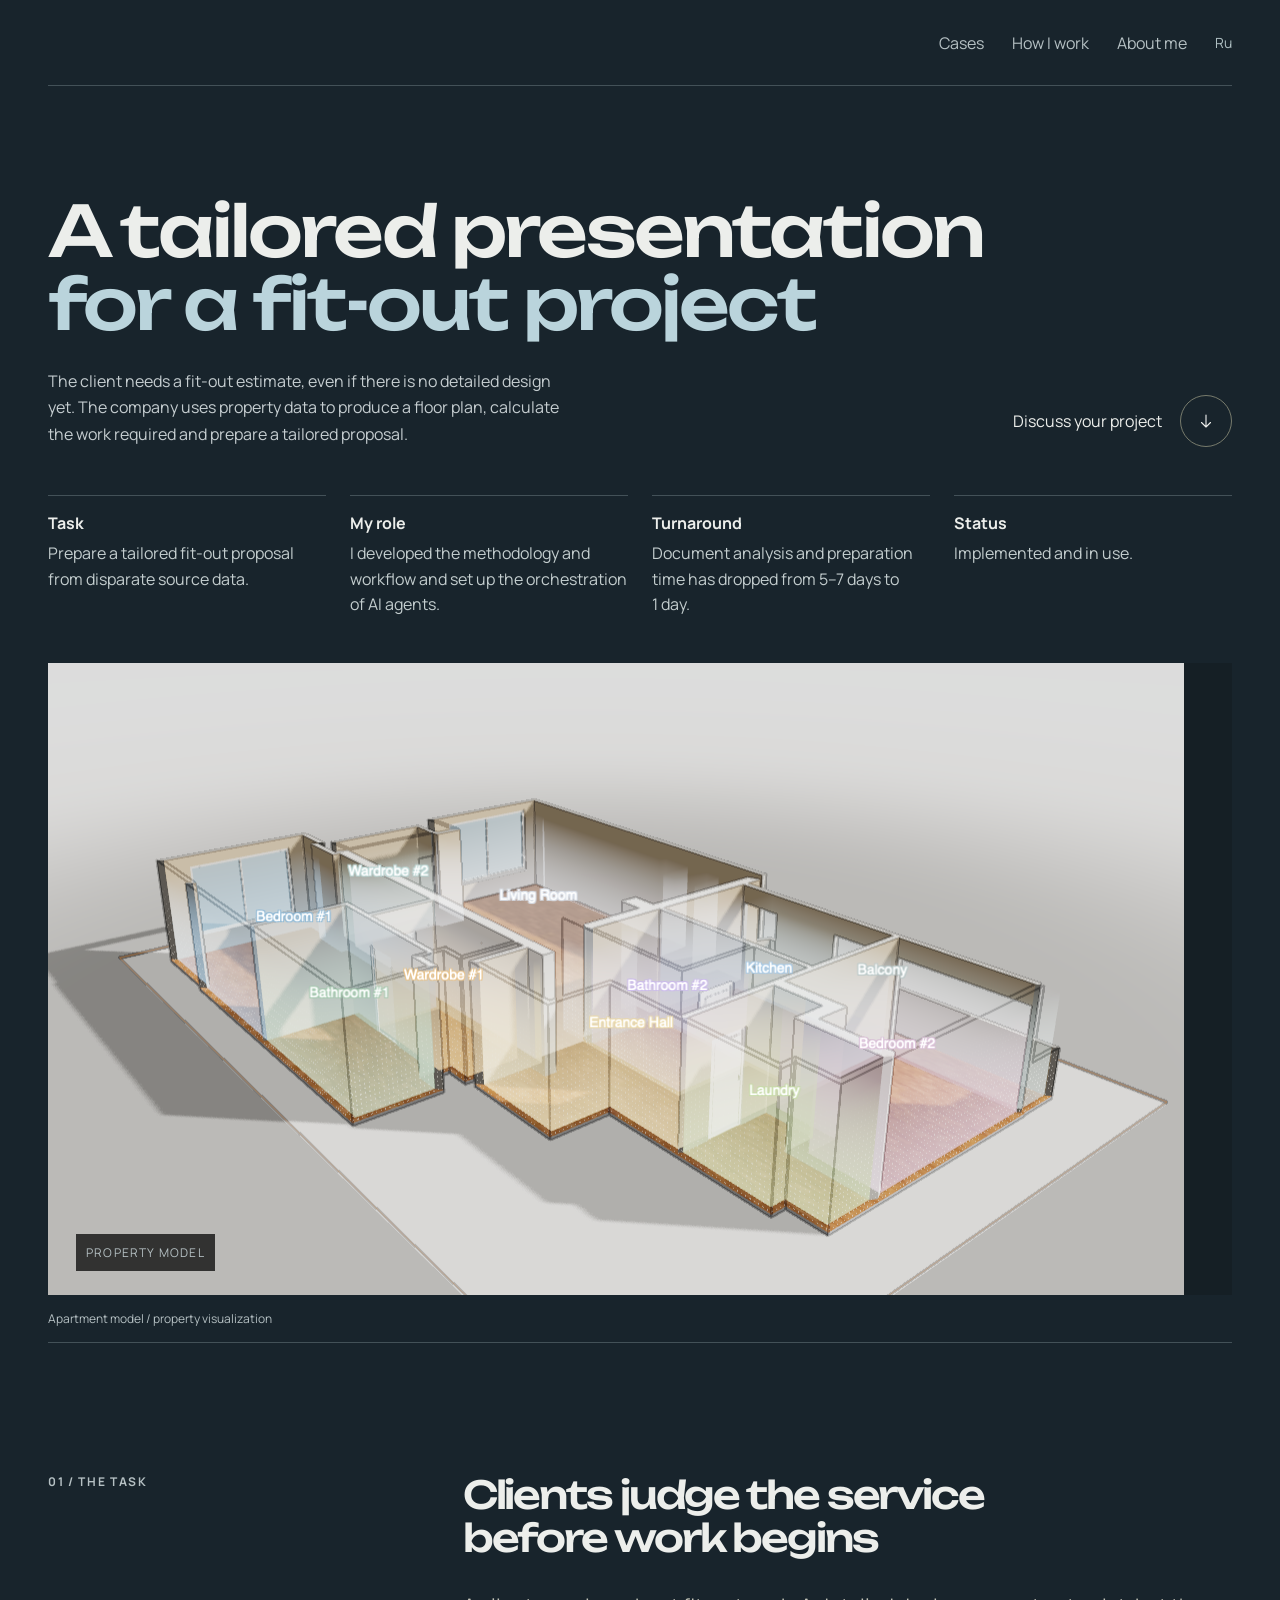
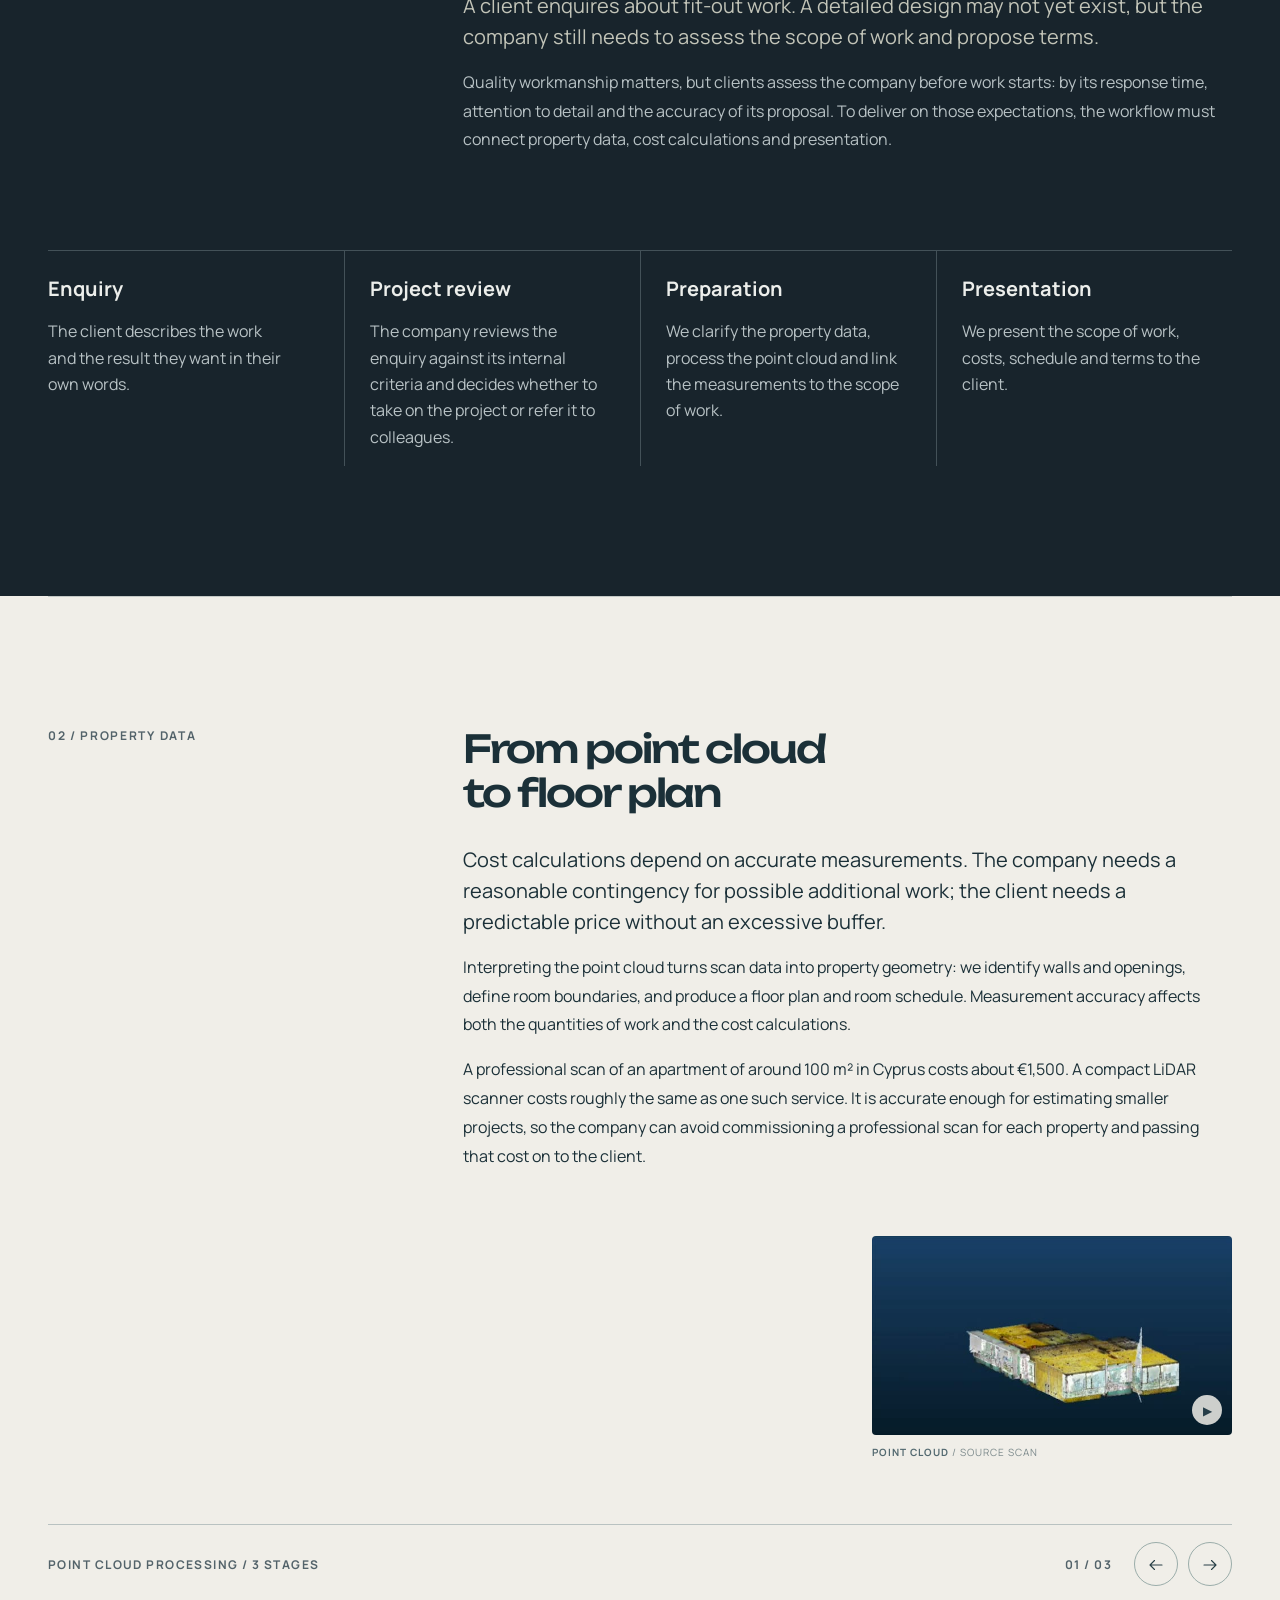
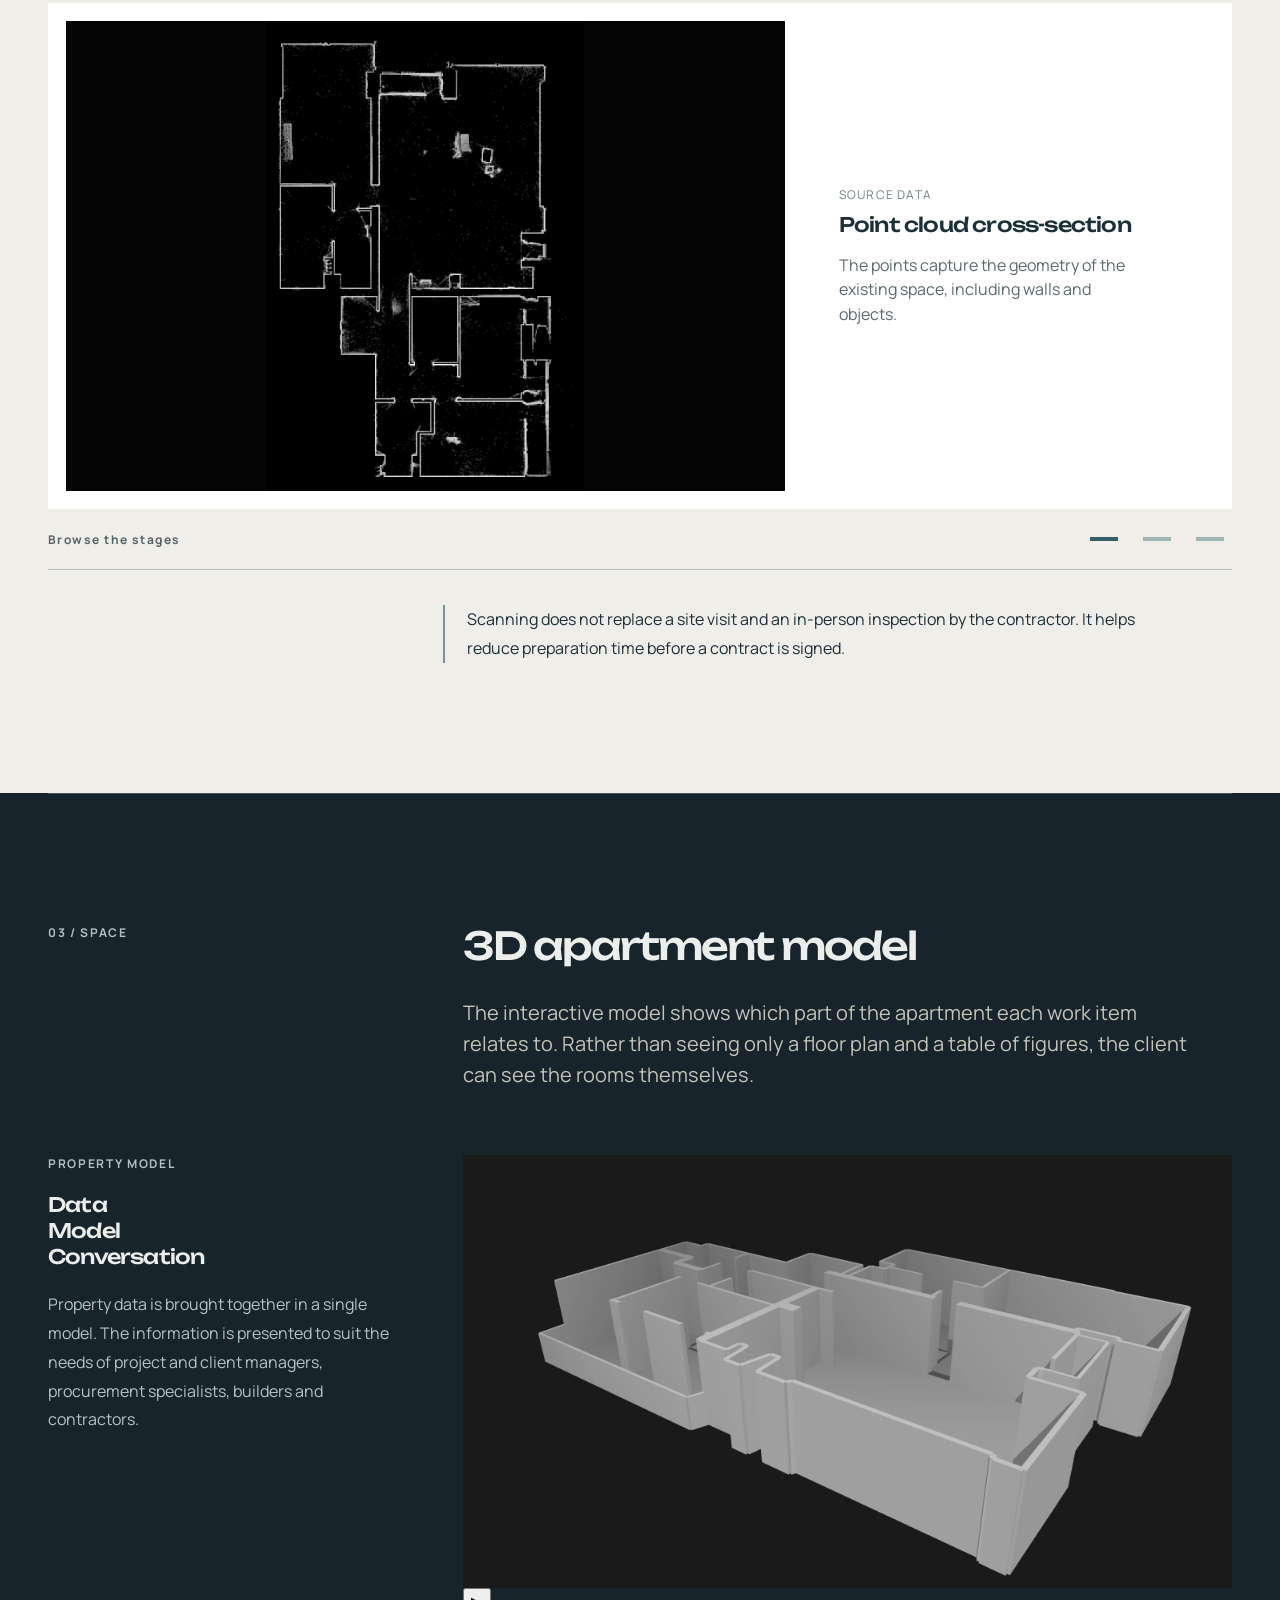
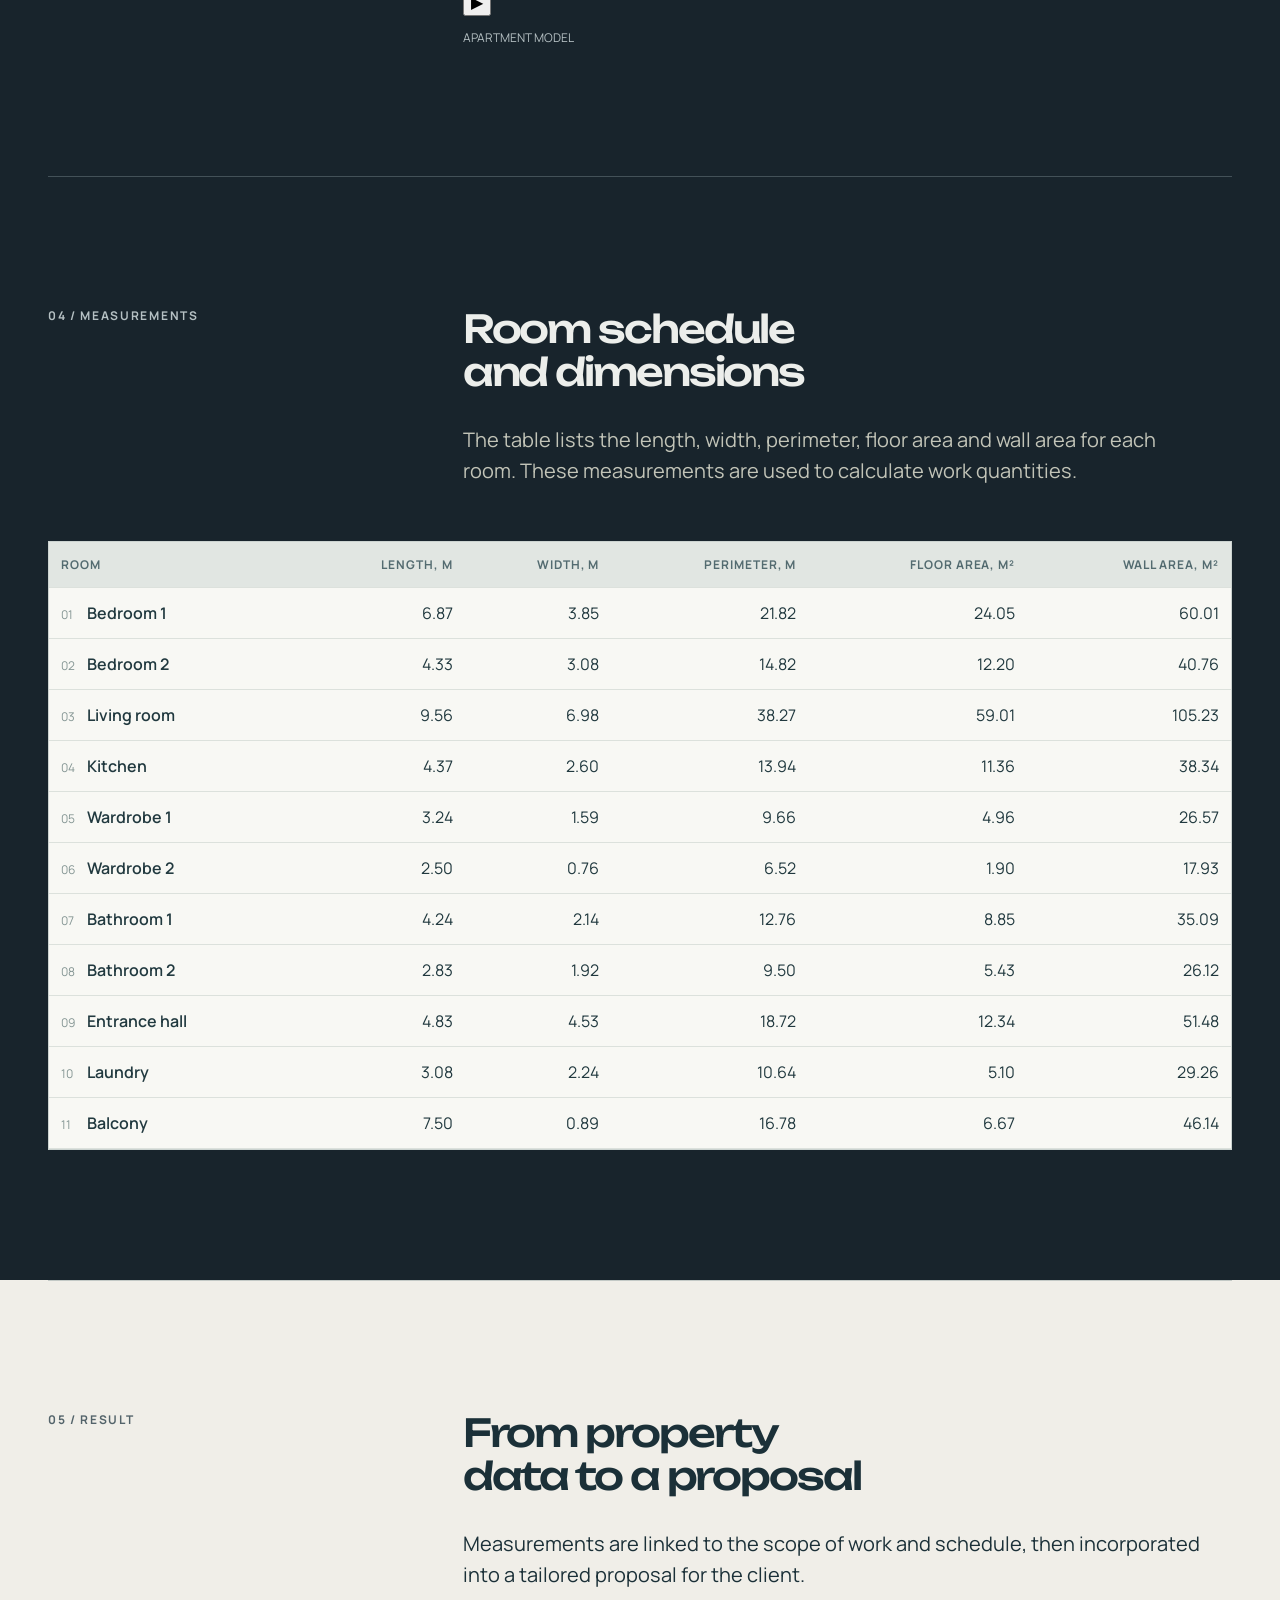
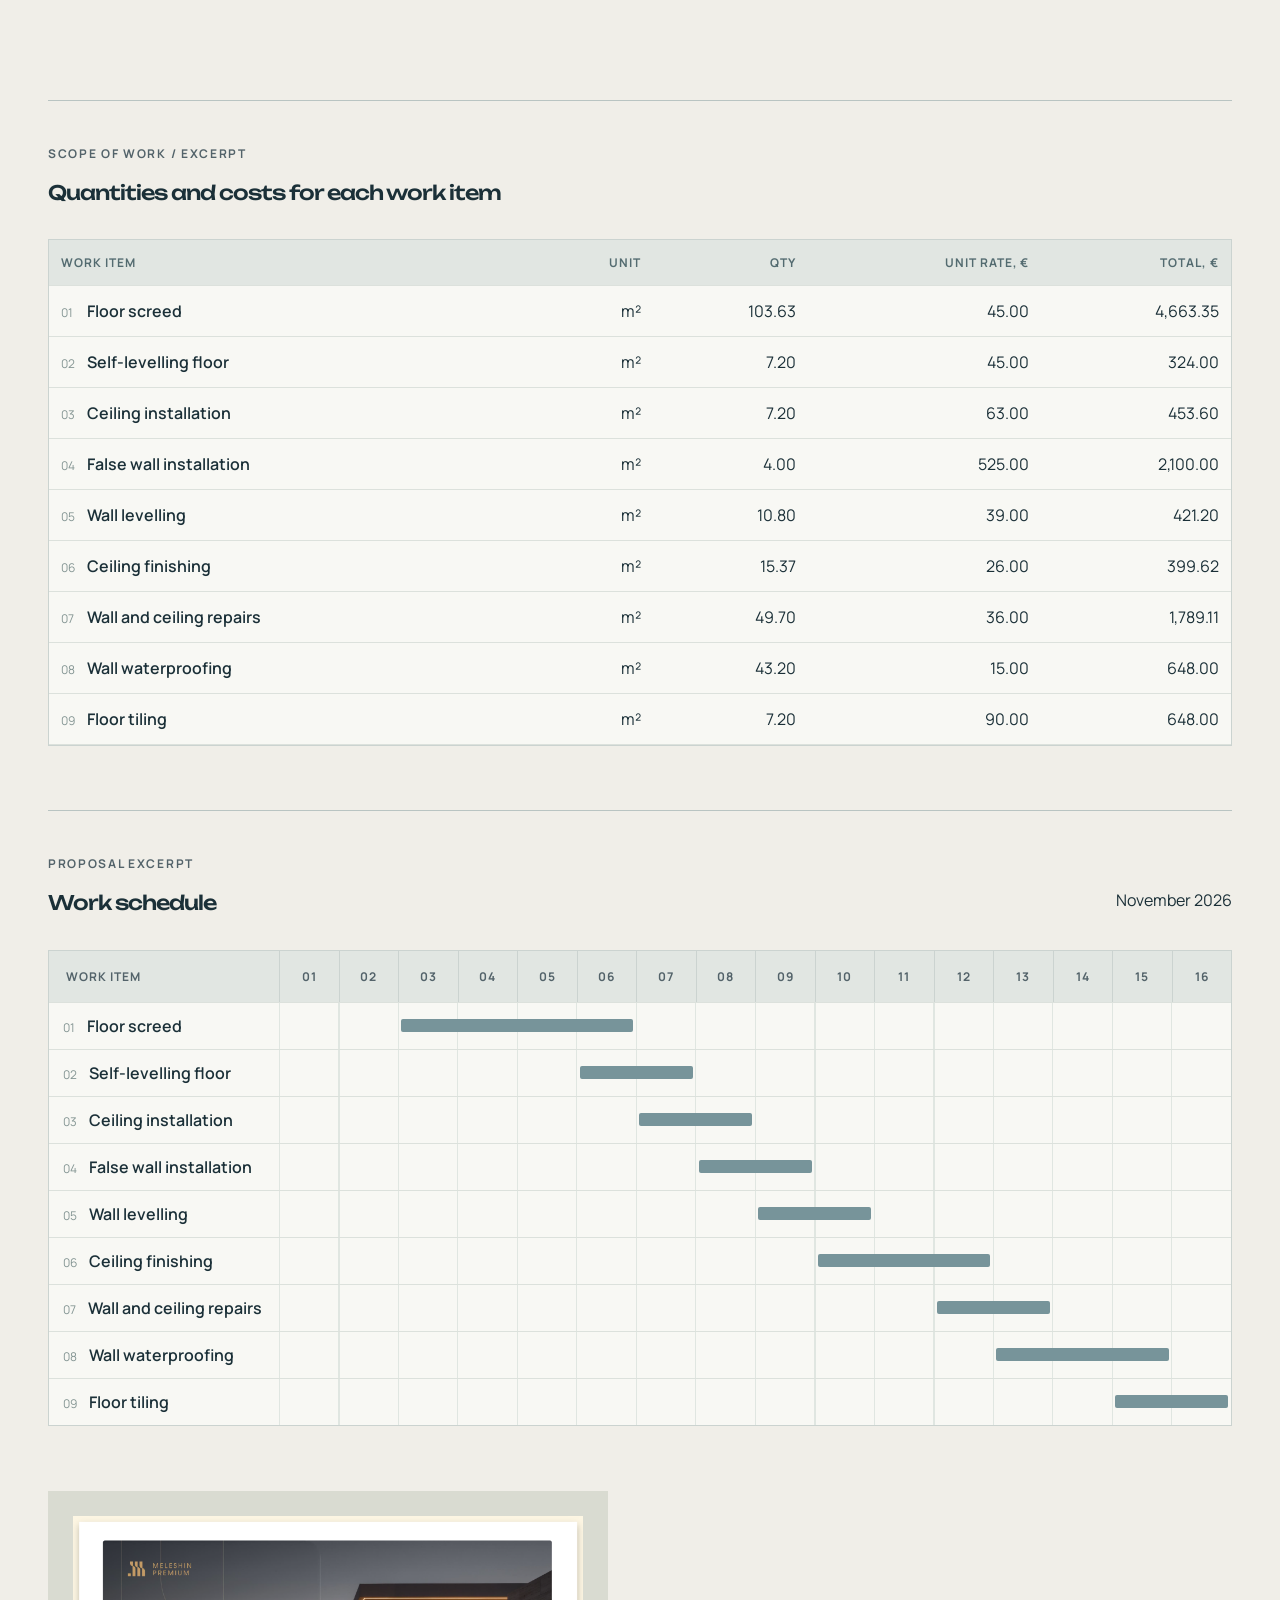
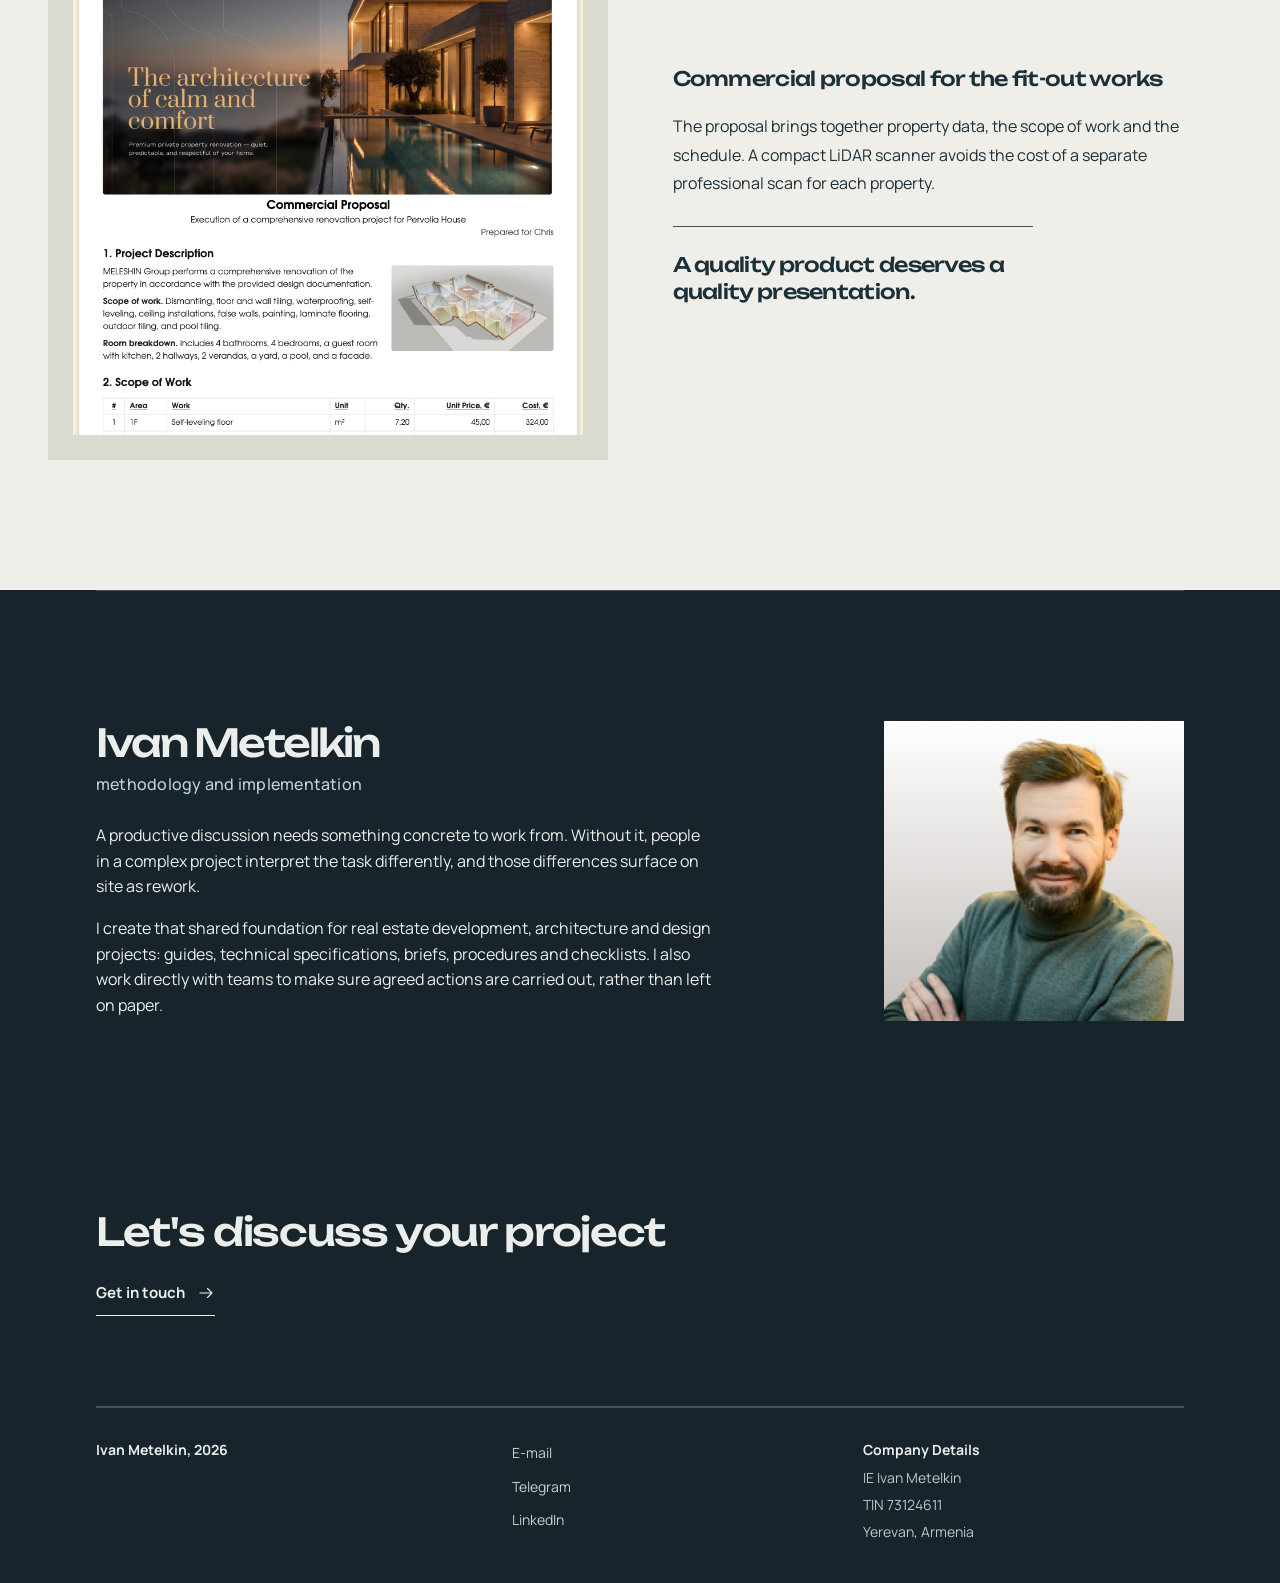
<file: en/cases/e57/index.html>
<!doctype html><html lang="en"><head><meta charset="utf-8"><meta name="viewport" content="width=device-width,initial-scale=1"><meta name="description" content="Turning apartment scan data into a clear proposal for fit-out work."><title>A tailored presentation for a fit-out project — Ivan Metelkin</title><link rel="stylesheet" href="/site.css?v=36"><style>
@import url('https://fonts.googleapis.com/css2?family=Manrope:wght@400;500;600;700&family=Unbounded:wght@400;500;600&display=swap');
:root{--ink:#e8e6de;--muted:#a09f97;--bg:#111311;--line:#373a34;--lime:#d4ec7c;--paper:#eae9df;--dark:#171a16}*{box-sizing:border-box}html{scroll-behavior:smooth}body{margin:0;background:var(--bg);color:var(--ink);font-family:Manrope,Arial,sans-serif}a{color:inherit;text-decoration:none}button{font:inherit}img,video{display:block;max-width:100%}header,.wrap{width:min(1440px,calc(100% - 96px));margin:auto}header{height:86px;display:flex;align-items:center;justify-content:space-between;border-bottom:1px solid var(--line);font-size:12px;letter-spacing:.06em}.brand{font-weight:700;letter-spacing:.02em;font-size:15px}.brand span{color:var(--lime)}.nav{display:flex;gap:30px;color:#b6b8ad}.nav a:hover{color:var(--lime)}.meta,.eyebrow{font-size:11px;text-transform:uppercase;letter-spacing:.14em;font-weight:700}.meta{color:var(--muted)}.eyebrow{color:var(--lime)}.hero{padding:75px 0 0}.hero-top{display:flex;justify-content:space-between;gap:20px}.hero h1{font:500 clamp(48px,7.5vw,112px)/1.03 Unbounded,Arial,sans-serif;letter-spacing:-.065em;margin:34px 0 28px;max-width:1130px}.hero h1 em{font-style:normal;color:var(--lime)}.hero-intro{display:flex;align-items:end;justify-content:space-between;gap:30px;padding-bottom:48px}.hero-intro p{max-width:520px;color:#babbb2;font-size:17px;line-height:1.65;margin:0}.circle-link{display:flex;align-items:center;gap:18px;font-size:13px;white-space:nowrap}.circle-link b{display:grid;place-items:center;border:1px solid #777b6c;width:52px;height:52px;border-radius:50%;font-size:20px;font-weight:400}.video-frame{position:relative;background:#090a09;overflow:hidden}.hero-video{height:min(62vw,690px);min-height:350px;width:100%;object-fit:cover}.frame-overlay{position:absolute;left:28px;right:28px;bottom:24px;display:flex;justify-content:space-between;align-items:end;gap:20px;pointer-events:none;font-size:11px;letter-spacing:.1em;text-transform:uppercase;color:#ddd}.frame-overlay span{background:#111c;padding:10px}.video-toggle{pointer-events:auto;background:#d4ec7c;color:#111;border:0;border-radius:50%;width:46px;height:46px;cursor:pointer;font-size:17px}.caption{display:flex;justify-content:space-between;gap:20px;color:var(--muted);font-size:11px;padding:15px 0}.section{padding:130px 0;border-top:1px solid var(--line)}.section-head{display:grid;grid-template-columns:1fr 2fr;gap:30px}.section h2{font:500 clamp(32px,4.3vw,62px)/1.13 Unbounded,Arial,sans-serif;letter-spacing:-.055em;margin:0}.lead{font-size:clamp(19px,2vw,25px);line-height:1.55;max-width:740px;margin:30px 0 0;color:#c2c4b8}.body{font-size:15px;line-height:1.8;color:#aeb0a5}.process{display:grid;grid-template-columns:repeat(4,1fr);margin-top:80px;border-top:1px solid var(--line)}.step{padding:24px 25px 0 0}.step+.step{border-left:1px solid var(--line);padding-left:25px}.step .num{color:var(--lime);font-size:12px}.step h3{font-size:19px;margin:0 0 8px}.step p{font-size:13px;color:#a8aba0;line-height:1.65;max-width:240px}.light{background:var(--paper);color:var(--dark)}.light .section{border-color:#bbbdb2}.light .eyebrow{color:#637737}.light .body{color:#555b50}.light .lead{color:#444a40}.story-grid{display:grid;grid-template-columns:1fr 1fr;gap:20px;margin-top:65px}.story-card{background:#d8d9cf;padding:14px}.story-card img{width:100%;height:300px;object-fit:contain;background:#f5f5ef}.story-caption{display:flex;justify-content:space-between;gap:20px;padding:18px 5px 5px;font-size:12px}.note{margin:35px 0 0 33.333%;max-width:700px;border-left:2px solid #7b8b51;padding-left:22px}.model-layout{display:grid;grid-template-columns:1fr 2fr;gap:30px;margin-top:65px}.model-copy{padding-right:30px}.model-copy h3{font:500 24px/1.3 Unbounded,Arial,sans-serif;letter-spacing:-.04em}.model-video{width:100%;background:#090a09;aspect-ratio:16/9;object-fit:cover}.model-label{display:flex;justify-content:space-between;padding-top:13px;font-size:11px;color:var(--muted)}.data-grid{display:grid;grid-template-columns:1fr 2fr;gap:30px;margin-top:70px}.data-list{border-top:1px solid var(--line)}.data-row{display:grid;grid-template-columns:1fr auto auto;gap:35px;align-items:center;border-bottom:1px solid var(--line);padding:19px 0;font-size:14px}.data-row span:nth-child(2){color:var(--muted)}.data-row strong{font-size:20px;font-weight:500}.table-note{font-size:11px;color:var(--muted);margin-top:14px}.proposal{display:grid;grid-template-columns:1fr 1fr;gap:65px;align-items:center;margin-top:65px}.proposal img{max-height:600px;width:100%;object-fit:contain;background:#d9dbd1;padding:25px}.case-thesis{font:500 clamp(22px,2.5vw,34px)/1.35 Unbounded,Arial,sans-serif;letter-spacing:-.035em;color:var(--dark);margin:28px 0 0;padding-top:24px;border-top:1px solid var(--line);max-width:20ch}.closing{padding:140px 0}.closing h2{font:500 clamp(37px,6vw,84px)/1.1 Unbounded,Arial,sans-serif;letter-spacing:-.06em;max-width:1100px}.closing h2 span{color:var(--lime)}footer{border-top:1px solid var(--line);padding:25px 0 40px;color:var(--muted);font-size:11px;display:flex;justify-content:space-between} @media(max-width:760px){header,.wrap{width:calc(100% - 36px)}header{height:70px}.nav{display:none}.hero{padding-top:45px}.hero h1{font-size:clamp(39px,10vw,62px)}.hero-intro{align-items:start;flex-direction:column}.hero-video,.hero-still{min-height:260px;height:65vw}.section{padding:80px 0}.section-head,.model-layout,.data-grid,.proposal{grid-template-columns:1fr}.process{grid-template-columns:1fr 1fr;margin-top:45px}.step:nth-child(3){border-left:0;padding-left:0}.step{border-bottom:1px solid var(--line);padding-bottom:20px}.step h3{margin-top:0}.story-grid{grid-template-columns:1fr}.story-card img{height:250px}.note{margin-left:0}.model-layout,.data-grid,.proposal{margin-top:40px}.closing{padding:90px 0}.caption span:last-child{display:none}.data-row{gap:12px}.data-row strong{font-size:16px}}@media(prefers-reduced-motion:reduce){html{scroll-behavior:auto}}

/* Architectural editorial palette: ink, warm paper and restrained mineral blue. */
:root{--ink:#eceeeb;--muted:#b5c0c3;--bg:#18242c;--line:#435158;--lime:#bad4dc;--paper:#f0eee8;--dark:#1b3038}
.hero h1 em{color:#bad4dc}.hero-intro p{color:#c5cdd0}.video-frame{background:#151f25}.hero-video{filter:none;object-fit:contain;background:#dededc}.model-video{filter:grayscale(1) brightness(1.35) contrast(.92)}.video-toggle{background:#d7e3e3;color:#1a3038}.step .num{color:#b4ced5}.step p,.body{color:#b8c2c5}.light .eyebrow{color:#54717a}.light .body{color:#52636a}.light .lead{color:#384f57}.light .section{border-color:#c3c9c6}.story-card{background:#e1e4e0}.story-card img{background:#f7f7f3}.note{border-color:#76949d}.closing h2 span{color:#b6d2d8}.model-video{background:#131c22}
.decode-grid{display:grid;grid-template-columns:repeat(3,1fr);gap:14px;margin-top:58px}.decode-card{margin:0;background:#fff;padding:12px}.decode-card img{width:100%;height:410px;object-fit:contain;background:#f6f7f5}.decode-card:first-child img{background:#050505}.decode-card figcaption{padding:18px 5px 7px}.decode-card figcaption span{display:block;color:#6d8187;font-size:11px;letter-spacing:.1em;margin-bottom:10px}.decode-card figcaption strong{font-size:15px}.decode-card figcaption p{color:#59696e;line-height:1.55;font-size:13px;margin-bottom:0}.value-grid{display:grid;grid-template-columns:repeat(3,1fr);gap:20px;margin-top:60px}.value-item{border-top:1px solid var(--line);padding-top:22px}.value-item h3{font-size:18px}.value-item p{max-width:330px}.role-box{display:grid;grid-template-columns:1fr 2fr;gap:30px;margin-top:80px;padding-top:34px;border-top:1px solid var(--line)}.role-box h3{font:500 clamp(26px,3vw,42px)/1.2 Unbounded,Arial,sans-serif;letter-spacing:-.05em;margin:0}.role-box p{max-width:720px}.video-cloud{width:100%;aspect-ratio:16/9;object-fit:cover;filter:saturate(.58) brightness(.95)}
@media(max-width:760px){.decode-grid,.value-grid,.role-box{grid-template-columns:1fr}.decode-card img{height:340px}.value-grid{gap:8px}.role-box{margin-top:50px}.story-grid{gap:12px}}
.cloud-inset{width:min(360px,100%);margin:50px 0 0 auto}.cloud-media{position:relative;overflow:hidden;border-radius:4px;background:#102c41}.cloud-media video{display:block;width:100%;aspect-ratio:634/350;object-fit:cover}.cloud-toggle{position:absolute;right:10px;bottom:10px;width:30px;height:30px;border:0;border-radius:50%;background:#f0eee8d9;color:#263d48;font-size:12px;cursor:pointer}.cloud-inset figcaption{color:#536970;font-size:10px;line-height:1.5;letter-spacing:.1em;margin-top:10px;font-weight:700}.cloud-inset figcaption span{color:#7b898b;font-weight:400}@media(max-width:760px){.cloud-inset{margin:36px 0 0;width:min(360px,100%)}}
.decode-carousel{margin-top:64px;border-top:1px solid #b9c2c1;border-bottom:1px solid #b9c2c1}.decode-top,.decode-bottom{display:flex;align-items:center;justify-content:space-between;gap:12px;color:#62757a;font-size:10px;font-weight:700;letter-spacing:.12em}.decode-top{padding:17px 0}.decode-actions{display:flex;align-items:center;gap:10px}.decode-actions span{margin-right:12px}.decode-actions button{border:1px solid #9badaa;color:#283f46;background:transparent;width:42px;height:42px;border-radius:50%;font-size:19px;cursor:pointer}.decode-actions button:hover,.decode-actions button:focus-visible{background:#263f46;color:white}.decode-card{margin:0;background:#fff;padding:18px;display:grid;grid-template-columns:minmax(0,1fr) minmax(200px,.55fr);gap:34px;align-items:center}.decode-card[hidden]{display:none}.decode-visual{background:#f4f4f0;display:grid;place-items:center;min-width:0}.decode-card:first-child .decode-visual{background:#050505}.decode-card .decode-visual img{max-width:100%;width:100%;height:470px;object-fit:contain;background:transparent}.decode-card figcaption{padding:20px}.decode-card figcaption strong{display:block;font:500 clamp(24px,3vw,38px)/1.2 Unbounded,Arial,sans-serif;letter-spacing:-.04em}.decode-card figcaption p{font-size:14px;max-width:290px}.decode-bottom{padding:18px 0}.decode-dots{display:flex;gap:9px}.decode-dots button{width:25px;height:4px;background:#c3ceca;border:0;padding:0;cursor:pointer}.decode-dots button[aria-current=true]{background:#45666d}@media(max-width:760px){.decode-card{grid-template-columns:1fr;gap:0;padding:10px}.decode-card .decode-visual img{height:320px}.decode-card figcaption{padding:22px 12px 16px}.decode-card figcaption strong{font-size:24px}.decode-actions button{width:38px;height:38px}}.gantt-block{margin-top:110px;border-top:1px solid #b9c4c2;padding-top:40px}.gantt-intro{display:flex;justify-content:space-between;align-items:end;gap:35px;margin-bottom:35px}.gantt-intro h3{font:500 clamp(28px,3.5vw,48px)/1.18 Unbounded,Arial,sans-serif;letter-spacing:-.05em;margin:18px 0 0}.gantt-intro p{max-width:390px;margin:0}.gantt-scroll{overflow-x:auto;background:#f8f8f4;border:1px solid #cbd3d0}.gantt-table{min-width:850px}.gantt-header,.gantt-row{display:grid;grid-template-columns:230px 1fr}.gantt-header{background:#e1e6e2;color:#536b70;font-size:10px;letter-spacing:.08em;font-weight:700}.gantt-header>div:first-child{position:sticky;left:0;z-index:3;padding:17px;background:#e1e6e2}.gantt-days{display:grid;grid-template-columns:repeat(16,1fr);text-align:center;align-items:center}.gantt-days span{border-left:1px solid #cbd3d0;padding:17px 0}.gantt-work{position:sticky;left:0;z-index:2;display:flex;gap:12px;align-items:center;border-top:1px solid #dce1dc;padding:12px 14px;color:#21393f;background:#f8f8f4}.gantt-work>span{font-size:10px;color:#849593}.gantt-work strong{font-size:12px;font-weight:600}.gantt-work small{display:block;font-size:10px;color:#718582;margin-top:5px}.gantt-track{display:grid;grid-template-columns:repeat(16,1fr);align-items:center;border-top:1px solid #dce1dc;background:repeating-linear-gradient(to right,#e0e6e1 0,#e0e6e1 1px,transparent 1px,transparent 6.25%)}.gantt-bar{height:13px;background:#77949a;border-radius:2px;margin:0 3px}.gantt-footer{display:flex;justify-content:space-between;color:#6b7e7d;font-size:10px;letter-spacing:.1em;padding-top:14px}.gantt-scroll:focus-visible{outline:2px solid #536f76;outline-offset:3px}@media(max-width:760px){.gantt-block{margin-top:75px}.gantt-intro{display:block}.gantt-intro p{margin-top:20px}.gantt-footer{gap:15px}.gantt-scroll:after{content:""}}.portfolio-contact{border-top:1px solid var(--line);padding:45px 0 65px}.portfolio-contact p{font-size:20px;line-height:1.5;max-width:680px}.portfolio-contact div:not(.eyebrow){display:flex;gap:24px;flex-wrap:wrap;font-size:13px}.portfolio-contact div a{border-bottom:1px solid #7c959a;padding-bottom:7px}.back-cases{display:inline-block;color:var(--muted);font-size:12px;margin-top:45px}.icon{display:inline-block;width:18px;height:18px;flex:none;fill:none;stroke:currentColor;stroke-width:1.5;stroke-linecap:round;stroke-linejoin:round;vertical-align:middle}.icon-back{transform:rotate(180deg)}a:focus-visible,button:focus-visible,[tabindex]:focus-visible{outline:3px solid #638e98;outline-offset:4px}.hero h1{font-size:clamp(42px,6vw,88px);letter-spacing:-.04em;max-width:1100px;overflow-wrap:anywhere}.case-facts{display:grid;grid-template-columns:repeat(4,1fr);gap:24px;margin:0 0 45px}.case-facts>div{border-top:1px solid var(--line);padding-top:16px}.case-facts strong{display:block;font-size:13px;color:var(--ink);margin-bottom:7px}.case-facts span{display:block;font-size:13px;color:#c3cdce;line-height:1.6}.decode-actions button{width:44px;height:44px}.decode-dots button{width:44px;height:44px;background:transparent;position:relative}.decode-dots button:after{content:"";position:absolute;left:8px;right:8px;top:20px;height:4px;background:#a1b5b2}.decode-dots button[aria-current=true]{background:transparent}.decode-dots button[aria-current=true]:after{background:#365d65}.decode-bottom{padding:8px 0}.portfolio-contact div a{display:inline-flex;gap:8px;align-items:center;min-height:44px}.back-cases{display:inline-flex;align-items:center;gap:8px}.gantt-hint{display:none;font-size:13px;color:#425e64;margin:0 0 10px}.gantt-work strong{font-size:13px}.gantt-work small{font-size:12px;color:#536d70}.gantt-days{font-size:12px}.gantt-footer{font-size:12px}.model-label,.table-note,.caption,.meta{font-size:12px}@media(max-width:760px){header{height:auto;min-height:70px;flex-wrap:wrap;gap:8px;padding:12px 0}.nav{display:flex;order:3;width:100%;overflow:auto;gap:20px}.nav a{white-space:nowrap;min-height:44px;display:inline-flex;align-items:center;font-size:13px}.hero h1{font-size:clamp(36px,9vw,60px);line-height:1.1}.case-facts{grid-template-columns:1fr 1fr;gap:20px}.gantt-hint{display:block}.decode-actions button{width:44px;height:44px}}@media(max-width:360px){.hero h1{font-size:35px}.case-facts{grid-template-columns:1fr}.brand{font-size:13px}}@media(prefers-reduced-motion:reduce){*,*::before,*::after{scroll-behavior:auto!important;transition-duration:.01ms!important;animation-duration:.01ms!important;animation-iteration-count:1!important}}.work-fragment{margin-top:110px;border-top:1px solid #b9c4c2;padding-top:40px}.work-scroll{overflow-x:auto;background:#f8f8f4;border:1px solid #cbd3d0}.work-scroll table{border-collapse:collapse;width:100%;min-width:680px;font-size:13px;color:#21393f}.work-scroll th,.work-scroll td{padding:14px 12px;border-bottom:1px solid #dce1dc;text-align:right}.work-scroll th:first-child,.work-scroll td:first-child{text-align:left}.work-scroll th{background:#e1e6e2;font-size:12px}.work-scroll:focus-visible{outline:3px solid #536f76;outline-offset:3px}@media(max-width:760px){.work-fragment{margin-top:75px}}.case-explication{margin-top:55px}.case-explication p{max-width:800px}.case-explication .work-scroll{margin-top:25px}.case-explication .work-scroll table{min-width:900px}@media(max-width:760px){.process{grid-template-columns:repeat(2,minmax(0,1fr))}.process .step{min-width:0}.process .step h3,.process .step p{overflow-wrap:anywhere}}

.case-footer{display:grid;grid-template-columns:1.2fr 1fr 1fr;gap:30px;color:#b9c9ca;font-size:14px;line-height:1.65}.case-footer div{display:flex;flex-direction:column;align-items:flex-start;gap:4px}.case-footer strong{font-size:13px;color:#e8edeb}.case-footer a{color:#c6d1d1;padding:3px 0}@media(max-width:760px){.case-footer{grid-template-columns:1fr 1fr;gap:28px}.case-footer div:last-child{grid-column:1/-1}}

/* Case shell follows the homepage header, footer and readable type scale. */
header{width:min(1440px,calc(100% - 96px));height:auto;min-height:86px;letter-spacing:0}.simple-brand{font-size:15px;font-weight:700;white-space:nowrap}.simple-header nav{display:flex;align-items:center;gap:28px;font-size:15px;color:var(--muted)}.simple-header nav a:hover{color:var(--lime)}.hero h1{font-size:clamp(42px,6vw,88px)}.step p{font-size:15px}.caption,.story-caption,.model-label,.table-note{font-size:14px}.case-facts span{font-size:15px}.decode-top,.decode-bottom{font-size:12px}.decode-card figcaption p{font-size:15px}.portfolio-contact p{font-size:20px}.portfolio-contact div:not(.eyebrow){font-size:15px}
@media(max-width:760px){header{width:calc(100% - 36px)}.simple-header{min-height:70px}.simple-header nav{gap:20px;overflow-x:auto}.simple-header nav a{font-size:14px;white-space:nowrap;min-height:44px;display:inline-flex;align-items:center}.nav{display:flex}.case-facts span{font-size:14px}}

/* Shared type scale: display, section, lead, body, small. */
.case-page{color:var(--color-ink)}
.case-page :is(.simple-header nav,.circle-link,.hero-link,.case-footer,.portfolio-contact div:not(.eyebrow),.body,.hero-intro p,.case-facts span,.step p,.decode-card figcaption p,.data-row,.work-scroll table,.gantt-work strong,.home-about p,.model-copy p){font-size:var(--type-body)}
.case-page :is(.meta,.eyebrow,.caption,.frame-overlay,.model-label,.table-note,.decode-top,.decode-bottom,.decode-card figcaption span,.gantt-header,.gantt-work>span,.gantt-work small,.gantt-footer,.gantt-hint,.work-scroll th,.case-footer strong,.back-cases,.decode-actions button,.cloud-toggle){font-size:var(--type-small)}
.case-page .case-facts strong{font-size:var(--type-body);font-weight:700}
.case-page :is(.lead,.model-copy h3,.data-row strong,.decode-card figcaption strong,.gantt-intro h3,.proposal-title,.case-thesis,.step h3,.value-item h3,.role-box h3){font-size:var(--type-lead)}
.case-page .hero h1{font-size:var(--type-display)}
.case-page :is(.section h2,.closing h2,.home-about h2){font-size:var(--type-section)}
.case-page .light{color:var(--color-paper-ink)}
.case-page .light :is(.body,.lead,.data-row,.work-scroll table,.gantt-work strong,.gantt-intro h3,.proposal-title,.case-thesis,.step p,.value-item p,.role-box p,.home-about p){color:var(--color-paper-ink)}
.case-page .light :is(.meta,.eyebrow,.caption,.frame-overlay,.model-label,.decode-top,.decode-bottom,.gantt-header,.gantt-footer,.case-footer strong){color:var(--color-paper-muted)}
@media(max-width:760px){.case-page .process .step h3{font-size:16px;white-space:nowrap;hyphens:none}}
.case-page .gantt-work{align-items:baseline}
.case-page .work-scroll .numbered-item{white-space:nowrap}
.case-page .work-scroll .row-number{display:inline-block;width:1.2em;margin-right:12px;font-size:var(--type-small);font-weight:400;color:#849593}
.case-page .work-scroll .row-label{font-weight:600}
.case-page .work-scroll th{font-size:var(--type-small);font-weight:700;letter-spacing:.08em;text-transform:uppercase;color:#536b70}
.table-scroll-hint{display:none}
@media(max-width:760px){.case-page .table-scroll-hint{display:block;font-size:var(--type-small);line-height:1.4;color:var(--color-paper-muted);margin:0 0 8px}.case-page .case-explication .work-scroll{margin-top:0}}
.case-page .gantt-block{margin-top:64px}
</style></head><body class="case-page"><header class="simple-header wrap"><nav aria-label="Navigation"><a href="/en/#cases">Cases</a><a href="/en/#approach">How I work</a><a href="/en/#about">About me</a><a class="lang-pending" href="/cases/e57/" lang="ru" aria-label="Russian version">Ru</a></nav></header><main id="top"><div class="wrap hero"><h1>A tailored presentation<br><em>for a fit-out project</em></h1><div class="hero-intro"><p>The client needs a fit-out estimate, even if there is no detailed design yet. The company uses property data to produce a floor plan, calculate the work required and prepare a tailored proposal.</p><a class="circle-link" href="#contact">Discuss your project <b><svg class="icon" viewBox="0 0 24 24" aria-hidden="true"><path d="M12 4v16m-6-6 6 6 6-6"/></svg></b></a></div><div class="case-facts"><div><strong>Task</strong><span>Prepare a tailored fit-out proposal from disparate source data.</span></div><div><strong>My role</strong><span>I developed the methodology and workflow and set up the orchestration of AI agents.</span></div><div><strong>Turnaround</strong><span>Document analysis and preparation time has dropped from 5–7 days to 1&nbsp;day.</span></div><div><strong>Status</strong><span>Implemented and in use.</span></div></div><div class="video-frame"><img class="hero-still" src="/cases/e57/model-reference.png" alt="Apartment model visualization"><div class="frame-overlay"><span>Property model</span></div></div><div class="caption"><span>Apartment model / property visualization</span></div></div>
<div class="wrap"><section class="section" id="approach"><div class="section-head"><div class="eyebrow">01 / The task</div><div><h2>Clients judge the service before work begins</h2><p class="lead">A client enquires about fit-out work. A detailed design may not yet exist, but the company still needs to assess the scope of work and propose terms.</p><p class="body">Quality workmanship matters, but clients assess the company before work starts: by its response time, attention to detail and the accuracy of its proposal. To deliver on those expectations, the workflow must connect property data, cost calculations and presentation.</p></div></div><div class="process"><div class="step"><h3>Enquiry</h3><p>The client describes the work and the result they want in their own words.</p></div><div class="step"><h3>Project review</h3><p>The company reviews the enquiry against its internal criteria and decides whether to take on the project or refer it to colleagues.</p></div><div class="step"><h3>Preparation</h3><p>We clarify the property data, process the point cloud and link the measurements to the scope of work.</p></div><div class="step"><h3>Presentation</h3><p>We present the scope of work, costs, schedule and terms to the client.</p></div></div></section></div>
<div class="light"><div class="wrap"><section class="section" id="scan"><div class="section-head"><div class="eyebrow">02 / Property data</div><div><h2>From point cloud<br>to floor plan</h2><p class="lead">Cost calculations depend on accurate measurements. The company needs a reasonable contingency for possible additional work; the client needs a predictable price without an excessive buffer.</p><p class="body">Interpreting the point cloud turns scan data into property geometry: we identify walls and openings, define room boundaries, and produce a floor plan and room schedule. Measurement accuracy affects both the quantities of work and the cost calculations.</p><p class="body">A professional scan of an apartment of around 100 m² in Cyprus costs about €1,500. A compact LiDAR scanner costs roughly the same as one such service. It is accurate enough for estimating smaller projects, so the company can avoid commissioning a professional scan for each property and passing that cost on to the client.</p></div></div><figure class="cloud-inset"><div class="cloud-media"><video id="cloudVideo" muted loop playsinline autoplay preload="metadata" poster="/cases/e57/point-cloud-poster.jpg" aria-label="Animated property point cloud"><source src="/cases/e57/point-cloud-compact.mp4" type="video/mp4"></video><button id="cloudToggle" class="cloud-toggle" aria-label="Pause point cloud animation" aria-pressed="false">Ⅱ</button></div><figcaption>POINT CLOUD <span>/ SOURCE SCAN</span></figcaption></figure><section class="decode-carousel" aria-label="Scan interpretation stages"><div class="decode-top"><span>POINT CLOUD PROCESSING / 3 STAGES</span><div class="decode-actions"><span id="decodeCount" aria-live="polite">01 / 03</span><button id="decodePrev" type="button" aria-label="Previous stage"><svg class="icon icon-back" viewBox="0 0 24 24" aria-hidden="true"><path d="M4 12h16m-6-6 6 6-6 6"/></svg></button><button id="decodeNext" type="button" aria-label="Next stage"><svg class="icon" viewBox="0 0 24 24" aria-hidden="true"><path d="M4 12h16m-6-6 6 6-6 6"/></svg></button></div></div><div class="decode-stage" aria-live="polite"><figure class="decode-card" data-slide><div class="decode-visual"><img src="/cases/e57/e57-4.png" alt="Cross-section of the original apartment point cloud" loading="lazy"></div><figcaption><span>SOURCE DATA</span><strong>Point cloud cross-section</strong><p>The points capture the geometry of the existing space, including walls and objects.</p></figcaption></figure><figure class="decode-card" data-slide hidden><div class="decode-visual"><img src="/cases/e57/e57-5.png" alt="Wall outlines traced over a point cloud cross-section" loading="lazy"></div><figcaption><span>INTERPRETATION</span><strong>Traced boundaries</strong><p>We identify walls and openings in the point cloud and check their outlines against the scan.</p></figcaption></figure><figure class="decode-card" data-slide hidden><div class="decode-visual"><img src="/cases/e57/e57-6.png" alt="Floor plan showing rooms and their areas" loading="lazy"></div><figcaption><span>OUTPUT</span><strong>Floor plan and room schedule</strong><p>The cleaned-up boundaries produce a floor plan and a room schedule with the dimensions needed to calculate work quantities.</p></figcaption></figure></div><div class="decode-bottom"><span>Browse the stages</span><div class="decode-dots" aria-label="Choose a stage"><button type="button" data-slide-to="0" aria-label="Point cloud cross-section" aria-current="true"></button><button type="button" data-slide-to="1" aria-label="Traced boundaries"></button><button type="button" data-slide-to="2" aria-label="Floor plan and room schedule"></button></div></div></section><p class="body note">Scanning does not replace a site visit and an in-person inspection by the contractor. It helps reduce preparation time before a contract is signed.</p></section></div></div>
<div class="wrap"><section class="section" id="model"><div class="section-head"><div class="eyebrow">03 / Space</div><div><h2>3D apartment model</h2><p class="lead">The interactive model shows which part of the apartment each work item relates to. Rather than seeing only a floor plan and a table of figures, the client can see the rooms themselves.</p></div></div><div class="model-layout"><div class="model-copy"><div class="eyebrow">Property model</div><h3>Data<br>Model<br>Conversation</h3><p class="body">Property data is brought together in a single model. The information is presented to suit the needs of project and client managers, procurement specialists, builders and contractors.</p></div><div><div class="model-media"><video id="modelVideo" class="model-video" autoplay muted loop playsinline preload="metadata" poster="/cases/e57/apartment-preview.png" aria-label="Apartment model video"><source src="/cases/e57/apartment-assembly.mp4" type="video/mp4"></video><button id="modelToggle" class="model-toggle" type="button" aria-label="Pause model video" aria-pressed="false">Ⅱ</button></div><div class="model-label"><span>APARTMENT MODEL</span></div></div></div></section><section class="section"><div class="section-head"><div class="eyebrow">04 / Measurements</div><div><h2>Room schedule and dimensions</h2><p class="lead">The table lists the length, width, perimeter, floor area and wall area for each room. These measurements are used to calculate work quantities.</p></div></div><div class="case-explication"><p class="table-scroll-hint">Scroll right to see all columns</p><div class="work-scroll" tabindex="0" aria-label="Room schedule: scroll horizontally"><table><thead><tr><th>Room</th><th>Length, m</th><th>Width, m</th><th>Perimeter, m</th><th>Floor area, m²</th><th>Wall area, m²</th></tr></thead><tbody><tr><td class="numbered-item"><span class="row-number">01</span><span class="row-label">Bedroom 1</span></td><td>6.87</td><td>3.85</td><td>21.82</td><td>24.05</td><td>60.01</td></tr><tr><td class="numbered-item"><span class="row-number">02</span><span class="row-label">Bedroom 2</span></td><td>4.33</td><td>3.08</td><td>14.82</td><td>12.20</td><td>40.76</td></tr><tr><td class="numbered-item"><span class="row-number">03</span><span class="row-label">Living room</span></td><td>9.56</td><td>6.98</td><td>38.27</td><td>59.01</td><td>105.23</td></tr><tr><td class="numbered-item"><span class="row-number">04</span><span class="row-label">Kitchen</span></td><td>4.37</td><td>2.60</td><td>13.94</td><td>11.36</td><td>38.34</td></tr><tr><td class="numbered-item"><span class="row-number">05</span><span class="row-label">Wardrobe 1</span></td><td>3.24</td><td>1.59</td><td>9.66</td><td>4.96</td><td>26.57</td></tr><tr><td class="numbered-item"><span class="row-number">06</span><span class="row-label">Wardrobe 2</span></td><td>2.50</td><td>0.76</td><td>6.52</td><td>1.90</td><td>17.93</td></tr><tr><td class="numbered-item"><span class="row-number">07</span><span class="row-label">Bathroom 1</span></td><td>4.24</td><td>2.14</td><td>12.76</td><td>8.85</td><td>35.09</td></tr><tr><td class="numbered-item"><span class="row-number">08</span><span class="row-label">Bathroom 2</span></td><td>2.83</td><td>1.92</td><td>9.50</td><td>5.43</td><td>26.12</td></tr><tr><td class="numbered-item"><span class="row-number">09</span><span class="row-label">Entrance hall</span></td><td>4.83</td><td>4.53</td><td>18.72</td><td>12.34</td><td>51.48</td></tr><tr><td class="numbered-item"><span class="row-number">10</span><span class="row-label">Laundry</span></td><td>3.08</td><td>2.24</td><td>10.64</td><td>5.10</td><td>29.26</td></tr><tr><td class="numbered-item"><span class="row-number">11</span><span class="row-label">Balcony</span></td><td>7.50</td><td>0.89</td><td>16.78</td><td>6.67</td><td>46.14</td></tr></tbody></table></div></div></section></div>
<div class="light"><div class="wrap"><section class="section" id="proposal"><div class="section-head"><div class="eyebrow">05 / Result</div><div><h2>From property data to a proposal</h2><p class="lead">Measurements are linked to the scope of work and schedule, then incorporated into a tailored proposal for the client.</p></div></div><div class="work-fragment"><div class="gantt-intro"><div><span class="eyebrow">SCOPE OF WORK / EXCERPT</span><h3>Quantities and costs for each work item</h3></div></div><p class="table-scroll-hint">Scroll right to see all columns</p><div class="work-scroll" tabindex="0" aria-label="Scope of work table: scroll horizontally"><table><thead><tr><th>Work item</th><th>Unit</th><th>Qty</th><th>Unit rate, €</th><th>Total, €</th></tr></thead><tbody><tr><td class="numbered-item"><span class="row-number">01</span><span class="row-label">Floor screed</span></td><td>m²</td><td>103.63</td><td>45.00</td><td>4,663.35</td></tr><tr><td class="numbered-item"><span class="row-number">02</span><span class="row-label">Self-levelling floor</span></td><td>m²</td><td>7.20</td><td>45.00</td><td>324.00</td></tr><tr><td class="numbered-item"><span class="row-number">03</span><span class="row-label">Ceiling installation</span></td><td>m²</td><td>7.20</td><td>63.00</td><td>453.60</td></tr><tr><td class="numbered-item"><span class="row-number">04</span><span class="row-label">False wall installation</span></td><td>m²</td><td>4.00</td><td>525.00</td><td>2,100.00</td></tr><tr><td class="numbered-item"><span class="row-number">05</span><span class="row-label">Wall levelling</span></td><td>m²</td><td>10.80</td><td>39.00</td><td>421.20</td></tr><tr><td class="numbered-item"><span class="row-number">06</span><span class="row-label">Ceiling finishing</span></td><td>m²</td><td>15.37</td><td>26.00</td><td>399.62</td></tr><tr><td class="numbered-item"><span class="row-number">07</span><span class="row-label">Wall and ceiling repairs</span></td><td>m²</td><td>49.70</td><td>36.00</td><td>1,789.11</td></tr><tr><td class="numbered-item"><span class="row-number">08</span><span class="row-label">Wall waterproofing</span></td><td>m²</td><td>43.20</td><td>15.00</td><td>648.00</td></tr><tr><td class="numbered-item"><span class="row-number">09</span><span class="row-label">Floor tiling</span></td><td>m²</td><td>7.20</td><td>90.00</td><td>648.00</td></tr></tbody></table></div></div><div class="gantt-block"><div class="gantt-intro"><div><span class="eyebrow">PROPOSAL EXCERPT</span><h3>Work schedule</h3></div><p class="body">November 2026</p></div><p class="gantt-hint">Scroll right to see the dates</p><div class="gantt-scroll" tabindex="0" aria-label="Gantt chart: scroll horizontally"><div class="gantt-table"><div class="gantt-header"><div>WORK ITEM</div><div class="gantt-days"><span>01</span><span>02</span><span>03</span><span>04</span><span>05</span><span>06</span><span>07</span><span>08</span><span>09</span><span>10</span><span>11</span><span>12</span><span>13</span><span>14</span><span>15</span><span>16</span></div></div><div class="gantt-row"><div class="gantt-work"><span>01</span><div><strong>Floor screed</strong></div></div><div class="gantt-track" role="img" aria-label="Floor screed: 03–06 November 2026"><div class="gantt-bar" style="grid-column:3 / 7"></div></div></div><div class="gantt-row"><div class="gantt-work"><span>02</span><div><strong>Self-levelling floor</strong></div></div><div class="gantt-track" role="img" aria-label="Self-levelling floor: 06–07 November 2026"><div class="gantt-bar" style="grid-column:6 / 8"></div></div></div><div class="gantt-row"><div class="gantt-work"><span>03</span><div><strong>Ceiling installation</strong></div></div><div class="gantt-track" role="img" aria-label="Ceiling installation: 07–08 November 2026"><div class="gantt-bar" style="grid-column:7 / 9"></div></div></div><div class="gantt-row"><div class="gantt-work"><span>04</span><div><strong>False wall installation</strong></div></div><div class="gantt-track" role="img" aria-label="False wall installation: 08–09 November 2026"><div class="gantt-bar" style="grid-column:8 / 10"></div></div></div><div class="gantt-row"><div class="gantt-work"><span>05</span><div><strong>Wall levelling</strong></div></div><div class="gantt-track" role="img" aria-label="Wall levelling: 09–10 November 2026"><div class="gantt-bar" style="grid-column:9 / 11"></div></div></div><div class="gantt-row"><div class="gantt-work"><span>06</span><div><strong>Ceiling finishing</strong></div></div><div class="gantt-track" role="img" aria-label="Ceiling finishing: 10–12 November 2026"><div class="gantt-bar" style="grid-column:10 / 13"></div></div></div><div class="gantt-row"><div class="gantt-work"><span>07</span><div><strong>Wall and ceiling repairs</strong></div></div><div class="gantt-track" role="img" aria-label="Wall and ceiling repairs: 12–13 November 2026"><div class="gantt-bar" style="grid-column:12 / 14"></div></div></div><div class="gantt-row"><div class="gantt-work"><span>08</span><div><strong>Wall waterproofing</strong></div></div><div class="gantt-track" role="img" aria-label="Wall waterproofing: 13–15 November 2026"><div class="gantt-bar" style="grid-column:13 / 16"></div></div></div><div class="gantt-row"><div class="gantt-work"><span>09</span><div><strong>Floor tiling</strong></div></div><div class="gantt-track" role="img" aria-label="Floor tiling: 15–16 November 2026"><div class="gantt-bar" style="grid-column:15 / 17"></div></div></div></div></div></div><div class="proposal"><img src="/cases/e57/pdf-kp-document.png" alt="Excerpt from the proposal" loading="lazy"><div><h3 class="proposal-title">Commercial proposal for the fit-out works</h3><p class="body">The proposal brings together property data, the scope of work and the schedule. A compact LiDAR scanner avoids the cost of a separate professional scan for each property.</p><p class="case-thesis">A quality product deserves a quality presentation.</p></div></div></section></div></div><div class="wrap"><section id="about" class="wrap section home-about"><div><h2>Ivan Metelkin</h2><p class="about-role">methodology and implementation</p><p>A productive discussion needs something concrete to work from. Without it, people in a complex project interpret the task differently, and those differences surface on site as rework.</p><p>I create that shared foundation for real estate development, architecture and design projects: guides, technical specifications, briefs, procedures and checklists. I also work directly with teams to make sure agreed actions are carried out, rather than left on paper.</p></div><img src="/portrait.png" alt="Ivan Metelkin" loading="lazy"></section><section id="contact" class="wrap home-contact"><h2>Let's discuss your project</h2><button type="button" class="text-link contact-open" id="contactOpen" aria-haspopup="dialog" aria-controls="contactDialog">Get in touch <svg class="icon" viewBox="0 0 24 24" aria-hidden="true"><path d="M4 12h16m-6-6 6 6-6 6"/></svg></button></section><footer class="wrap footer site-footer"><div><strong>Ivan Metelkin, 2026</strong></div><div class="footer-links"><a href="mailto:metelki@gmail.com">E-mail</a><a href="https://t.me/IvanMetelkin" target="_blank" rel="noopener noreferrer">Telegram</a><a href="https://linkedin.com/in/IvanMetelkin" target="_blank" rel="noopener noreferrer">LinkedIn</a></div><div class="company-details"><strong>Company Details</strong><span>IE Ivan Metelkin</span><span>TIN 73124611</span><span>Yerevan, Armenia</span></div></footer><dialog id="contactDialog" aria-labelledby="dialogTitle" aria-describedby="dialogNote"><div class="dialog-heading"><h2 id="dialogTitle">Get in touch</h2><button type="button" class="dialog-close" id="dialogClose" aria-label="Close dialog">×</button></div><form id="contactForm"><label for="contactName">Name</label><input id="contactName" name="name" autocomplete="name" required maxlength="150"><label for="contactDetails">Contact</label><input id="contactDetails" name="contact" autocomplete="off" required maxlength="200" placeholder="E-mail, phone or Telegram"><label for="contactQuestion">How can I help?</label><textarea id="contactQuestion" name="question" rows="5" required maxlength="3000"></textarea><label class="contact-trap" aria-hidden="true">Website<input name="website" tabindex="-1" autocomplete="off"></label><p id="dialogNote" role="status" aria-live="polite">Leave your contact details so I can reply.</p><button type="submit" class="dialog-submit">Send</button></form></dialog></main><script>const mv=document.getElementById('modelVideo'),mb=document.getElementById('modelToggle');function modelButton(){const paused=mv.paused;mb.textContent=paused?'▶':'Ⅱ';mb.setAttribute('aria-label',paused?'Play apartment model':'Pause apartment model');mb.setAttribute('aria-pressed',String(paused))}if(matchMedia('(prefers-reduced-motion: reduce)').matches)mv.pause();mv.addEventListener('play',modelButton);mv.addEventListener('pause',modelButton);mb.addEventListener('click',async()=>{if(mv.paused){try{await mv.play()}catch(e){modelButton()}}else mv.pause()});modelButton();const cv=document.getElementById('cloudVideo'),cb=document.getElementById('cloudToggle');function cloudButton(){const paused=cv.paused;cb.textContent=paused?'▶':'Ⅱ';cb.setAttribute('aria-label',paused?'Play point cloud animation':'Pause point cloud animation');cb.setAttribute('aria-pressed',String(paused))}if(matchMedia('(prefers-reduced-motion: reduce)').matches)cv.pause();cv.addEventListener('play',cloudButton);cv.addEventListener('pause',cloudButton);cv.addEventListener('error',cloudButton);cb.addEventListener('click',async()=>{if(cv.paused){try{await cv.play()}catch(e){cloudButton()}}else cv.pause()});cloudButton();const slides=[...document.querySelectorAll('[data-slide]')],dots=[...document.querySelectorAll('[data-slide-to]')],counter=document.getElementById('decodeCount');let slideIndex=0;function showSlide(i){slideIndex=(i+slides.length)%slides.length;slides.forEach((el,n)=>el.hidden=n!==slideIndex);dots.forEach((el,n)=>{if(n===slideIndex)el.setAttribute('aria-current','true');else el.removeAttribute('aria-current')});counter.textContent=String(slideIndex+1).padStart(2,'0')+' / '+String(slides.length).padStart(2,'0')}document.getElementById('decodePrev').addEventListener('click',()=>showSlide(slideIndex-1));document.getElementById('decodeNext').addEventListener('click',()=>showSlide(slideIndex+1));dots.forEach((el,n)=>el.addEventListener('click',()=>showSlide(n)));</script><script src="/contact-config.js?v=2" defer></script><script src="/contact.js?v=6" defer></script></body></html>
</file>
<file: site.css>
@import url('https://fonts.googleapis.com/css2?family=Manrope:wght@400;500;600;700&family=Unbounded:wght@300;400;500;600&display=swap');
:root{--bg:#18242c;--ink:#eceeeb;--muted:#b5c0c3;--line:#435158;--accent:#bad4dc;--paper:#f0eee8;--dark:#1b3038;--type-small:12px;--type-body:16px;--type-lead:20px;--type-section:clamp(30px,3vw,42px);--type-display:clamp(42px,5.5vw,78px);--text-light:#eceeeb;--text-muted-light:#b5c0c3;--text-dark:#18242c;--text-muted-dark:#53636a;--hero-tint:rgba(114,146,154,.45)}*{box-sizing:border-box}html{scroll-behavior:smooth}body{margin:0;background:var(--bg);color:var(--ink);font-family:Manrope,Arial,sans-serif}a{color:inherit;text-decoration:none}img{max-width:100%;display:block}.wrap{width:min(1440px,calc(100% - 96px));margin:auto}.site-header{height:86px;display:flex;align-items:center;justify-content:space-between;gap:24px;border-bottom:1px solid var(--line);font-size:12px}.wordmark{font-weight:700;letter-spacing:.035em}.wordmark span{color:var(--accent)}nav{display:flex;gap:30px;color:var(--muted)}nav a:hover,.header-cta:hover,.contact-links a:hover{color:var(--accent)}.header-cta{white-space:nowrap}.header-cta span{color:var(--accent);margin-left:8px}.hero{padding:105px 0 0}.eyebrow{font-size:11px;font-weight:700;letter-spacing:.15em;color:var(--accent);text-transform:uppercase}.hero h1,.contact h2{font:500 clamp(48px,8.6vw,120px)/1.05 Unbounded,Arial,sans-serif;letter-spacing:-.065em;margin:48px 0}.hero h1 em,.contact h2 em{color:var(--accent);font-style:normal}.hero-bottom,.contact-bottom{display:flex;align-items:end;justify-content:space-between;gap:40px}.hero-bottom p,.contact-bottom p{font-size:clamp(17px,1.5vw,21px);line-height:1.65;max-width:660px;color:#c1ccce}.arrow-link{white-space:nowrap;font-size:13px;display:flex;align-items:center;gap:18px}.arrow-link span{display:grid;place-items:center;width:54px;height:54px;border:1px solid #7a8a8c;border-radius:50%;font-size:22px}.hero-foot{margin-top:110px;border-top:1px solid var(--line);display:flex;justify-content:space-between;padding:20px 0;font-size:10px;letter-spacing:.13em;color:#99aaac}.section{padding:130px 0}.light{background:var(--paper);color:var(--dark)}.light .eyebrow{color:#5e7c83}.section-head{display:grid;grid-template-columns:1fr 2fr;gap:30px}.section h2,.contact h2{font:500 clamp(34px,4.8vw,67px)/1.12 Unbounded,Arial,sans-serif;letter-spacing:-.055em;margin:0}.lead{font-size:clamp(19px,2vw,25px);line-height:1.55;max-width:760px;margin:30px 0 0;color:#c2cdd0}.light .lead{color:#425a60}.case-list{margin-top:70px}.case-card{display:grid;grid-template-columns:1.35fr 1fr;background:#e1e4df;transition:background .2s}.case-card:hover{background:#d5dfda}.case-card img{width:100%;height:100%;min-height:400px;object-fit:cover}.case-info{padding:35px;display:flex;flex-direction:column;justify-content:center}.case-meta{display:flex;justify-content:space-between;gap:20px;font-size:10px;letter-spacing:.12em;color:#5d777b;font-weight:700}.case-info h3{font:500 clamp(27px,3vw,42px)/1.2 Unbounded,Arial,sans-serif;letter-spacing:-.05em;margin:50px 0 18px}.case-info h3 span{font-family:Arial}.case-info p,.copy{font-size:15px;line-height:1.75;color:#50636a;max-width:470px}.case-read{font-size:10px;letter-spacing:.1em;font-weight:700;margin-top:45px}.steps{display:grid;grid-template-columns:repeat(3,1fr);gap:24px;margin-top:80px}.steps article{border-top:1px solid var(--line);padding:24px 25px 0 0}.steps article>span{font-size:12px;color:var(--accent)}.steps h3{font-size:19px;margin:36px 0 10px}.steps p{font-size:14px;line-height:1.75;color:var(--muted);max-width:310px}.about-grid{display:grid;grid-template-columns:1fr 220px;gap:50px;align-items:start}.about-grid img{width:220px;max-height:300px;object-fit:cover;margin-top:30px;filter:saturate(.8)}.contact{padding:140px 0}.contact h2{font-size:clamp(40px,6vw,85px);margin:38px 0 45px}.contact-links{display:flex;gap:24px;flex-wrap:wrap;font-size:13px}.contact-links a{border-bottom:1px solid #81999d;padding-bottom:8px}.footer{border-top:1px solid var(--line);padding:25px 0 40px;display:flex;justify-content:space-between;gap:20px;color:#99aaac;font-size:10px;letter-spacing:.1em}@media(max-width:760px){.wrap{width:calc(100% - 36px)}.site-header{height:70px}.site-header nav{display:none}.wordmark{font-size:10px}.header-cta{font-size:11px}.hero{padding-top:65px}.hero h1{font-size:clamp(40px,9.5vw,70px);margin:38px 0}.hero-bottom,.contact-bottom{align-items:start;flex-direction:column;gap:18px}.hero-foot{margin-top:70px}.hero-foot span:last-child{display:none}.section{padding:80px 0}.section-head,.case-card,.about-grid{grid-template-columns:1fr}.case-list{margin-top:45px}.case-card img{min-height:0;aspect-ratio:16/10}.case-info{padding:24px}.case-info h3{margin:32px 0 15px}.case-read{margin-top:25px}.steps{grid-template-columns:1fr;margin-top:50px}.steps h3{margin-top:20px}.about-grid{gap:10px}.about-grid img{width:170px}.contact{padding:90px 0}.contact-links{gap:20px}.footer{font-size:9px}}@media(prefers-reduced-motion:reduce){html{scroll-behavior:auto}}

/* Impeccable: clearer entry point, restrained type and accessible controls. */
::selection{background:#bad4dc;color:#18242c}a:focus-visible,button:focus-visible{outline:2px solid #a5c6d0;outline-offset:5px}a{text-underline-offset:.22em}.site-header svg,.hero-project svg,.hero-link svg{width:18px;height:18px;fill:none;stroke:currentColor;stroke-width:1.5;stroke-linecap:round;stroke-linejoin:round}.header-cta{display:inline-flex;align-items:center;gap:10px}.hero{padding-top:76px}.hero-layout{display:grid;grid-template-columns:minmax(0,1fr) minmax(300px,.78fr);gap:clamp(36px,6vw,100px);align-items:center}.hero-copy h1{font-size:clamp(48px,6.5vw,94px);letter-spacing:-.04em;text-wrap:balance;margin:0 0 35px}.hero-copy p{font-size:clamp(16px,1.35vw,19px);line-height:1.7;max-width:59ch;color:#c3cdd0}.hero-link{display:inline-flex;gap:20px;align-items:center;border-bottom:1px solid #8da8ac;padding:12px 0;margin-top:20px;font-size:14px;font-weight:600}.hero-link:hover{color:#bad4dc}.hero-project{display:block;background:#dcdedc;color:#1b3038}.hero-project img{width:100%;aspect-ratio:1.34;object-fit:cover}.hero-project-caption{display:grid;grid-template-columns:1fr auto;gap:4px 15px;align-items:center;padding:18px 22px;background:#e7e9e4}.hero-project-caption span:first-child{font-size:12px;letter-spacing:.12em;color:#587278}.hero-project-caption span:nth-child(2){grid-column:1;font-size:13px;font-weight:600}.hero-project-caption svg{grid-column:2;grid-row:1 / span 2}.hero-project:hover .hero-project-caption{background:#d4e1dd}.hero-foot{margin-top:70px}.section h2,.contact h2,.case-info h3{letter-spacing:-.04em;text-wrap:balance}.section h2{max-width:16ch}.contact h2{max-width:100%;font-size:clamp(40px,6vw,85px)}.lead,.copy,.steps p{max-width:70ch}.case-card img{aspect-ratio:1.5;min-height:0}.contact{padding-top:120px}.contact h2{margin-top:0}.contact-links a{min-height:44px;display:inline-flex;align-items:center}.footer a{min-height:44px}.site-header nav a{padding:10px 0}@media(max-width:900px){.hero-layout{grid-template-columns:1fr 0.85fr;gap:30px}.hero-copy h1{font-size:clamp(44px,7vw,65px)}.hero-project img{aspect-ratio:1.1}}@media(max-width:760px){.hero{padding-top:55px}.hero-layout{grid-template-columns:1fr;gap:35px}.hero-copy h1{font-size:clamp(39px,9vw,62px);margin-bottom:24px}.hero-copy p{font-size:16px}.hero-project img{aspect-ratio:1.6}.hero-foot{margin-top:42px}.site-header{gap:12px}.header-cta svg{width:14px}.section h2{max-width:none}.section{padding:75px 0}.contact{padding:80px 0}.contact-links{display:grid;gap:4px}.case-card img{aspect-ratio:1.5}}

.icon{display:inline-block;flex:none;width:18px;height:18px;fill:none;stroke:currentColor;stroke-width:1.5;stroke-linecap:round;stroke-linejoin:round;vertical-align:middle}.header-cta .icon,.hero-link .icon,.contact-links .icon{width:18px;height:18px}.hero-copy h1{font-size:clamp(37px,4.8vw,70px);line-height:1.12;letter-spacing:-.035em}.hero-copy h1 em{color:inherit}.hero-copy p{max-width:58ch}.hero-project-caption{font-size:13px}.case-info h3{font-size:clamp(25px,2.8vw,38px)}.case-read{display:inline-flex;align-items:center;gap:10px;font-size:13px;letter-spacing:0}.project-sequence{display:grid;grid-template-columns:repeat(4,1fr);gap:12px;margin-top:42px}.project-sequence figure{margin:0}.project-sequence img{width:100%;height:104px;object-fit:cover;background:#e1e3df}.project-sequence figure:nth-child(2) img,.project-sequence figure:nth-child(4) img{object-fit:contain}.project-sequence figcaption{font-size:14px;color:#c4d0d0;margin-top:8px}.hero-foot{margin-top:38px}.contact-links a{gap:8px}.site-header nav a,.header-cta{min-height:44px;display:inline-flex;align-items:center}.case-meta{font-size:12px}.eyebrow,.hero-foot,.footer{font-size:12px}a:focus-visible,button:focus-visible{outline:3px solid #96bdc5;outline-offset:4px}.light a:focus-visible{outline-color:#365e68}@media(max-width:760px){.site-header{height:auto;min-height:70px;flex-wrap:wrap;padding:12px 0;gap:4px 14px}.site-header nav{display:flex;order:3;width:100%;gap:24px;overflow:auto}.site-header nav a{font-size:13px;white-space:nowrap}.header-cta{margin-left:auto;font-size:12px}.wordmark{font-size:11px}.hero-copy h1{font-size:clamp(35px,9vw,54px);overflow-wrap:normal}.project-sequence{gap:8px;grid-template-columns:repeat(2,1fr)}.project-sequence img{height:90px}.hero{padding-top:42px}.hero-project img{aspect-ratio:1.65}}@media(max-width:360px){.wordmark{max-width:175px;line-height:1.35}.site-header nav{gap:18px}.hero-copy h1{font-size:35px}.hero-copy p{font-size:16px}}

/* Портфолио: первый экран представляет практику целиком. */
.hero-layout{display:block}.hero-copy{max-width:1050px}.hero-copy h1{font-size:clamp(44px,7vw,96px);max-width:17ch;line-height:1.1}.hero-copy p{max-width:64ch}.hero-foot{margin-top:90px}.case-list{display:grid;gap:24px}.case-card--pending{background:#e6e7e1}.case-card--pending:hover{background:#e6e7e1}.pending-visual{min-height:330px;background:#d5ddd8;display:flex;flex-direction:column;justify-content:space-between;padding:30px;color:#526b6d}.pending-visual span:first-child{font:500 clamp(48px,6vw,86px)/1 Unbounded,Arial,sans-serif;letter-spacing:-.04em}.pending-visual span:last-child{font-size:12px;letter-spacing:.1em;font-weight:700}.case-card--pending .case-read{color:#536e70}.case-card--pending h3{font-size:clamp(24px,2.6vw,36px)}@media(max-width:760px){.hero-copy h1{font-size:clamp(38px,9vw,60px);max-width:none}.hero-foot{margin-top:60px}.pending-visual{min-height:180px}.case-list{gap:16px}}@media(max-width:360px){.hero-copy h1{font-size:36px}}

/* Personal site: the navigation and section labels carry their own hierarchy. */
.site-header{font-size:15px}.site-header nav{gap:26px}.site-header nav a{font-size:15px}.header-cta{font-size:14px}.wordmark{font-size:13px}.icon{display:inline-block;width:18px;height:18px;fill:none;stroke:currentColor;stroke-width:1.5;stroke-linecap:round;stroke-linejoin:round;vertical-align:middle}.intro{padding:100px 0 105px;display:grid;grid-template-columns:minmax(0,2fr) minmax(220px,.8fr);gap:65px;align-items:end}.intro h1,.page-intro h1{font:500 clamp(43px,5.5vw,78px)/1.12 Unbounded,Arial,sans-serif;letter-spacing:-.04em;margin:0;max-width:18ch;text-wrap:balance}.intro-lead,.page-intro>p{font-size:clamp(18px,1.7vw,22px);line-height:1.6;color:#c4cfd0;max-width:65ch;margin:32px 0}.intro-aside{border-top:1px solid #809194;padding-top:18px;color:#c5d2d1}.intro-aside p{font-size:18px;line-height:1.5}.intro-aside span,.project-meta{font-size:12px;letter-spacing:.1em}.text-link{display:inline-flex;gap:12px;align-items:center;font-size:15px;font-weight:700;border-bottom:1px solid currentColor;padding:12px 0}.text-link:hover{opacity:.72}.problem{display:grid;grid-template-columns:1fr 1fr;gap:10%}.problem h2,.section-title h2,.list-heading h2,.about-page h2{font:500 clamp(29px,3vw,42px)/1.2 Unbounded,Arial,sans-serif;letter-spacing:-.035em;margin:0}.problem .lead{font-size:18px;color:#40565d}.problem-list{padding-top:5px}.problem-list p,.capability-list p{border-top:1px solid #b9c5c1;margin:0;padding:18px 0;font-size:17px}.section-title{display:grid;grid-template-columns:1fr 1fr;gap:35px}.section-title p{max-width:65ch;font-size:18px;line-height:1.65;margin:0;color:#c1cdce}.capability-list{margin:55px 0 30px;display:grid;grid-template-columns:1fr 1fr;gap:0 38px}.capability-list p{border-color:#52636b}.list-heading{display:flex;align-items:center;justify-content:space-between;gap:20px;margin-bottom:35px}.project-row{display:grid;grid-template-columns:1fr 1fr;gap:40px;align-items:center;border-top:1px solid #b9c5c1;padding-top:26px}.project-row img{width:100%;aspect-ratio:1.7;object-fit:cover}.project-row h3{font:500 clamp(22px,2.4vw,34px)/1.25 Unbounded,Arial,sans-serif;letter-spacing:-.035em;margin:24px 0 15px}.project-row p,.about-page p,.format-steps p{font-size:16px;line-height:1.7;max-width:65ch}.project-row p{color:#425b61}.project-meta{color:#4e696c;font-weight:700}.read-more{font-size:14px;font-weight:700;display:inline-flex;gap:9px;align-items:center;margin-top:20px}.page-intro{padding:100px 0 85px}.page-intro h1{max-width:22ch}.page-end{padding:65px 0 90px}.page-end p{max-width:60ch;color:#c2cdd0;font-size:18px;line-height:1.6}.format-steps article{display:grid;grid-template-columns:minmax(0,1fr);gap:0;border-top:1px solid #b9c5c1;padding:30px 0}.format-steps article span{font-size:14px;color:#4e696c}.format-steps h2{font:500 26px/1.25 Unbounded,Arial,sans-serif;letter-spacing:-.035em;margin:0}.format-steps p{color:#40565d}.about-page{display:grid;grid-template-columns:2fr 1fr;gap:12%;align-items:start}.about-page img{width:100%;max-width:320px}.about-page p{color:#40565d}.contact-page{min-height:65vh}.contact-page .contact-links{margin-top:40px}.contact h2{font-size:clamp(32px,4vw,52px)}@media(max-width:760px){.site-header nav{display:flex;order:3;width:100%;gap:18px;overflow:auto}.site-header nav a{font-size:14px;white-space:nowrap}.site-header{height:auto;min-height:70px;flex-wrap:wrap;padding:12px 0;gap:6px 12px}.header-cta{margin-left:auto}.intro{grid-template-columns:1fr;padding:65px 0;gap:45px}.intro h1,.page-intro h1{font-size:clamp(36px,9vw,55px);overflow-wrap:anywhere}.intro-aside{max-width:380px}.problem,.section-title,.about-page{grid-template-columns:1fr;gap:32px}.capability-list{grid-template-columns:1fr;margin:40px 0 24px}.list-heading{align-items:end}.project-row{grid-template-columns:1fr;gap:20px}.project-row img{aspect-ratio:1.65}.project-row h3{margin:14px 0}.page-intro{padding:65px 0}.format-steps article{grid-template-columns:minmax(0,1fr);gap:0}.about-page img{max-width:220px}.section{padding:75px 0}}
@media(max-width:760px){.project-row>div,.project-row img{min-width:0;max-width:100%}.project-row h3{overflow-wrap:anywhere}}

.intro-aside{border:0;padding:0}.intro-portrait{width:100%;aspect-ratio:1;object-fit:cover;object-position:center;max-width:370px}.intro-aside p{margin:15px 0 0;font-size:15px}.site-footer{display:grid;grid-template-columns:1.2fr 1fr 1fr;gap:30px;align-items:start;letter-spacing:0;font-size:14px;line-height:1.65}.site-footer>div{display:flex;flex-direction:column;align-items:flex-start;gap:4px}.site-footer strong{font-size:13px;color:#e8edeb}.site-footer a{min-height:0;padding:3px 0;color:#c6d1d1}.company-details span{color:#b9c9ca}@media(max-width:760px){.intro-aside{display:grid;grid-template-columns:minmax(0,190px) 1fr;gap:18px;align-items:end}.intro-aside p{font-size:14px}.site-footer{grid-template-columns:1fr 1fr;font-size:14px;gap:28px}.company-details{grid-column:1/-1}}@media(max-width:360px){.intro-aside{grid-template-columns:minmax(0,150px) 1fr}}

.experience{display:grid;grid-template-columns:1fr 1.25fr;gap:9%;align-items:start}.experience h2{font:500 clamp(29px,3vw,42px)/1.2 Unbounded,Arial,sans-serif;letter-spacing:-.035em;margin:0}.experience p{font-size:16px;line-height:1.7;color:#40565d}.experience-list article{border-top:1px solid #b9c5c1;padding:22px 0}.experience-list h3{font-size:19px;margin:0}.capability-list strong{color:#f2f3ed}.capability-list p{font-size:16px;line-height:1.7}.about-page h3{margin-top:40px;font-size:21px}@media(max-width:760px){.experience{grid-template-columns:1fr;gap:42px}}

/* Одностраничная главная: кейс и формат работы без лишних переходов. */
.simple-header{display:flex;align-items:center;justify-content:space-between;gap:24px;min-height:86px;border-bottom:1px solid var(--line)}.simple-brand{font-size:15px;font-weight:700;white-space:nowrap}.simple-header nav{display:flex;align-items:center;gap:28px;font-size:15px}.simple-header nav a{padding:12px 0}.lang-pending{color:#aebfc2;font-size:14px}.home-hero-copy{padding-top:95px;padding-bottom:75px}.home-hero h1{font:500 clamp(37px,5.8vw,82px)/1.13 Unbounded,Arial,sans-serif;letter-spacing:-.04em;max-width:19ch;text-wrap:balance;margin:0}.home-actions{display:flex;gap:35px;flex-wrap:wrap;margin-top:44px}.home-actions a{display:inline-flex;align-items:center;gap:12px;border-bottom:1px solid #8da8ac;padding:10px 0;font-size:15px;font-weight:700}.home-actions a:hover{color:var(--accent)}.home-hero-media{width:100%;height:clamp(250px,34vw,500px);background:#d8ddda;display:flex;align-items:end;padding:24px max(48px,calc((100vw - 1440px)/2));color:#526a6c}.home-hero-media span{font-size:13px}.tools-section h2,.format-section h2,.list-heading h2{font:500 clamp(29px,3vw,42px)/1.2 Unbounded,Arial,sans-serif;letter-spacing:-.035em;margin:0;max-width:26ch}.tools-list{margin-top:55px;display:grid;grid-template-columns:repeat(3,minmax(0,1fr));gap:30px}.tools-list p{margin:0;border-top:1px solid #b9c5c1;padding-top:20px;font-size:17px;line-height:1.65;color:#40565d}.format-lead{font-size:20px;line-height:1.6;color:#40565d;max-width:60ch;margin:25px 0 55px}.format-steps h3{font:500 22px/1.3 Unbounded,Arial,sans-serif;letter-spacing:-.035em;margin:0}.format-steps p{font-size:16px}.project-row p{color:#c2ccca}.project-meta{color:#bad4dc}.project-row{border-color:var(--line)}.project-row .read-more{color:var(--ink)}.format-section .format-steps article{border-color:#b9c5c1}.site-footer{scroll-margin-top:30px}@media(max-width:760px){.simple-header{min-height:70px;padding:12px 0;flex-wrap:wrap;gap:4px 16px}.simple-header nav{width:100%;gap:18px;overflow-x:auto}.simple-header nav a{white-space:nowrap;font-size:14px}.home-hero-copy{padding-top:55px;padding-bottom:45px}.home-hero h1{font-size:clamp(34px,8vw,56px);overflow-wrap:anywhere}.home-actions{gap:24px;margin-top:30px}.home-hero-media{height:260px;padding:18px}.tools-list{grid-template-columns:1fr;gap:0;margin-top:32px}.tools-list p{padding:18px 0}.format-lead{font-size:18px;margin-bottom:35px}.project-row p{color:#c2ccca}}

.home-hero h1 span,.tools-section h2 span{display:block;font-size:.57em;line-height:1.28;letter-spacing:-.025em;margin-top:.42em}.home-hero{position:relative;width:100%;max-width:none;min-height:clamp(460px,60svh,660px);margin:0;display:flex;align-items:flex-start;overflow:hidden;background:#d4d7d3;color:#18242c}.home-hero-image{position:absolute;inset:0;width:100%;height:100%;object-fit:cover;object-position:center 62%}.home-hero-copy{position:relative;z-index:1;padding-top:clamp(54px,6vw,90px);padding-bottom:40px}.home-hero h1{color:#18242c}.home-hero h1 span{color:#26383d;font-size:.48em;font-weight:300;line-height:1.3}.home-actions a{color:#18242c;border-color:rgba(24,36,44,.6)}.section{padding-top:75px;padding-bottom:90px}.home-contact{padding:75px 0 90px;border-bottom:1px solid var(--line)}.home-contact h2{font:500 clamp(29px,3vw,42px)/1.2 Unbounded,Arial,sans-serif;letter-spacing:-.035em;margin:0 0 15px}.site-footer strong{font-size:14px}.site-footer{padding-top:30px}@media(max-width:760px){.home-hero{width:100%;min-height:0;margin:0;display:block;background:#d4d7d3}.home-hero-image{position:relative;inset:auto;width:100%;height:260px;object-position:74% 56%;object-fit:cover}.home-hero-copy{padding-top:54px;padding-bottom:36px}.home-hero h1{max-width:15ch}.home-actions{gap:22px;flex-direction:column;align-items:flex-start;margin-top:28px}.section{padding-top:50px;padding-bottom:65px}.home-contact{padding:55px 0 65px}.home-hero h1 span,.tools-section h2 span{font-size:.65em}}

.home-hero h1 span,.tools-section h2 span{font-weight:400}.format-section{padding-bottom:35px}.first-meeting{border-top:1px solid #b9c5c1;padding-top:22px;margin:22px 0 0;font-size:16px;line-height:1.7;color:#40565d;max-width:70ch}.home-contact{padding-top:45px}.case-feature h2{font:500 clamp(29px,3vw,42px)/1.2 Unbounded,Arial,sans-serif;letter-spacing:-.035em;max-width:23ch;margin:0 0 35px}.case-feature-grid{display:grid;grid-template-columns:1fr 1fr;gap:40px;align-items:start}.case-feature-grid figure{margin:0}.case-feature-grid img{width:100%;aspect-ratio:1.7;object-fit:cover}.case-feature-grid figcaption{font-size:16px;color:#bad4dc;margin-top:12px}.case-feature-info{border-top:1px solid var(--line);padding-top:20px}.case-feature-info h3{font-size:18px;margin:0}.case-feature-info p{font-size:16px;line-height:1.7;color:#c2ccca;max-width:44ch}.contact-open{font-family:inherit;color:inherit;background:none;border:0;border-bottom:1px solid currentColor;cursor:pointer}.contact-open:focus-visible,.dialog-close:focus-visible,.dialog-submit:focus-visible,input:focus-visible,textarea:focus-visible{outline:3px solid #91b8c0;outline-offset:3px}#contactDialog{border:0;padding:32px;width:min(520px,calc(100% - 32px));max-height:calc(100% - 32px);background:#f0eee8;color:#1b3038}#contactDialog::backdrop{background:rgba(10,18,23,.72)}.dialog-heading{display:flex;justify-content:space-between;align-items:start;gap:20px}.dialog-heading h2{font:500 28px/1.2 Unbounded,Arial,sans-serif;letter-spacing:-.035em;margin:0 0 25px}.dialog-close{border:0;background:transparent;color:#1b3038;min-width:44px;min-height:44px;font-size:28px;cursor:pointer}#contactForm{display:grid;gap:10px}#contactForm label{font-size:14px;font-weight:700;margin-top:8px}#contactForm input,#contactForm textarea{width:100%;font:inherit;font-size:16px;color:#1b3038;background:#fff;border:1px solid #9baead;border-radius:0;padding:12px}#contactForm textarea{resize:vertical}#dialogNote{font-size:14px;color:#405b60;line-height:1.5;margin:8px 0}.dialog-submit{justify-self:start;border:0;background:#1b3038;color:#fff;padding:13px 18px;font:inherit;font-size:14px;font-weight:700;cursor:pointer}@media(max-width:760px){.case-feature-grid{grid-template-columns:1fr;gap:25px}.case-feature h2{font-size:clamp(25px,7vw,34px)}.format-section{padding-bottom:25px}.home-contact{padding-top:35px}#contactDialog{padding:22px}}

.all-cases-link{margin-top:32px}

.home-about{display:grid;grid-template-columns:minmax(0,1fr) minmax(180px,300px);gap:clamp(32px,8vw,120px);align-items:start;padding-top:65px;padding-bottom:30px}.home-about h2{font:500 clamp(29px,3vw,42px)/1.2 Unbounded,sans-serif;margin:0 0 24px}.home-about p{max-width:620px;font-size:18px;line-height:1.6}.home-about img{display:block;width:100%;height:auto}.home-contact{padding-top:45px}@media(max-width:600px){.home-about{grid-template-columns:1fr;gap:24px}.home-about img{max-width:300px}.home-about p{font-size:16px}}

.contact-trap{position:absolute!important;width:1px;height:1px;padding:0!important;margin:-1px!important;overflow:hidden;clip:rect(0,0,0,0);white-space:nowrap;border:0}

.contact-status{margin:16px 0 0;padding:14px 18px;border-left:3px solid var(--accent);background:#24343b;color:var(--ink);font-size:16px;line-height:1.5}.contact-status[hidden]{display:none}.contact-status:focus{outline:2px solid var(--accent);outline-offset:3px}

.case-title-link{color:inherit;text-decoration:none}.case-title-link:hover{text-decoration:underline;text-decoration-thickness:1px;text-underline-offset:.12em}.case-title-link:focus-visible,.case-image-link:focus-visible{outline:3px solid #91b8c0;outline-offset:5px}.case-image-link{display:block}.case-image-link img{display:block;transition:opacity .18s ease}.case-image-link:hover img{opacity:.9}

/* Navigation, About subtitle and photo-backed hero text. */
.simple-header{justify-content:flex-end}
.home-about h2:has(+ .about-role){margin-bottom:8px}
.home-about p.about-role{font-family:Manrope,Arial,sans-serif;font-size:clamp(18px,1.5vw,20px);font-weight:500;line-height:1.4;letter-spacing:.015em;color:var(--accent);margin:0 0 28px}
.home-hero h1 .hero-title{display:block;font:inherit;letter-spacing:inherit;line-height:inherit;margin:0;color:inherit}
.home-hero h1 .hero-subtitle-wrap{display:block;margin-top:.42em;font:400 var(--type-lead)/1.3 Manrope,Arial,sans-serif}.home-hero h1 .hero-subtitle{display:inline;font:inherit;color:#26383d;background:var(--hero-tint);padding:.035em .08em;box-decoration-break:clone;-webkit-box-decoration-break:clone}
.home-hero h1 .hero-title{display:flex;flex-direction:column;align-items:flex-start;width:fit-content;max-width:100%;background:transparent;padding:0}.home-hero h1 .hero-title>span{display:block;width:fit-content;max-width:100%;font:inherit;line-height:inherit;background:var(--hero-tint);padding:.035em .08em;box-decoration-break:clone;-webkit-box-decoration-break:clone}
@media(max-width:760px){.home-hero h1 .hero-subtitle-wrap{font-size:var(--type-lead)}}
.home-page .dialog-heading h2{font-size:var(--type-heading)}
.home-page .dialog-close{font-size:20px}
.home-page .dialog-submit{font-size:var(--type-body)}
.case-page .simple-header nav,.case-page .circle-link,.case-page .hero-link,.case-page .case-footer,.case-page .portfolio-contact div:not(.eyebrow){font-size:var(--type-body)}
.case-page .step h3,.case-page .value-item h3,.case-page .role-box h3,.case-page .decode-actions button{font-size:var(--type-lead)}
.case-page .gantt-days,.case-page .work-scroll th,.case-page .case-footer strong,.case-page .back-cases,.case-page .cloud-toggle{font-size:var(--type-small)}

/* Shared five-step typography and semantic text colors. */
.home-page .home-hero h1{font-size:var(--type-display)}
.home-page .home-hero h1 .hero-title{font-family:Unbounded,Arial,sans-serif;font-size:inherit}
.home-page .home-hero h1 .hero-subtitle-wrap{font-family:Manrope,Arial,sans-serif;font-size:var(--type-lead);font-weight:400}
.home-page .tools-section h2,.home-page .format-section h2,.home-page .home-contact h2,.home-page .case-feature h2,.home-page .home-about h2{font-size:var(--type-section)}
.home-page .tools-list p,.home-page .format-steps p,.home-page .format-lead,.home-page .case-feature-grid figcaption,.home-page .case-feature-info p,.home-page .home-about p{font-size:var(--type-body)}
.home-page .home-about p.about-role{font-size:var(--type-lead);font-weight:500;color:var(--accent)}
.home-page .format-steps h3,.home-page .case-feature-info h3{font-size:var(--type-lead)}
.home-page .simple-header nav,.home-page .home-actions a{font-size:var(--type-body)}
.home-page .site-footer,.home-page .site-footer strong,.home-page #contactForm label,.home-page #dialogNote{font-size:var(--type-small)}
.home-page .dialog-heading h2{font-size:var(--type-section)}
.home-page .dialog-submit{font-size:var(--type-body)}
.case-page .hero h1{font-size:var(--type-display)}
.case-page .section h2,.case-page .closing h2,.case-page .home-about h2{font-size:var(--type-section)}
.case-page .lead,.case-page .model-copy h3,.case-page .data-row strong,.case-page .decode-card figcaption strong,.case-page .gantt-intro h3,.case-page .proposal-title,.case-page .case-thesis,.case-page .step h3,.case-page .value-item h3,.case-page .role-box h3{font-size:var(--type-lead)}
.case-page .body,.case-page .hero-intro p,.case-page .case-facts span,.case-page .step p,.case-page .decode-card figcaption p,.case-page .data-row,.case-page .work-scroll table,.case-page .gantt-work strong,.case-page .home-about p,.case-page .model-copy p,.case-page .case-footer,.case-page .portfolio-contact div:not(.eyebrow){font-size:var(--type-body)}
.case-page .meta,.case-page .eyebrow,.case-page .caption,.case-page .frame-overlay,.case-page .model-label,.case-page .table-note,.case-page .decode-top,.case-page .decode-bottom,.case-page .decode-card figcaption span,.case-page .gantt-header,.case-page .gantt-work>span,.case-page .gantt-work small,.case-page .gantt-footer,.case-page .gantt-hint,.case-page .work-scroll th,.case-page .case-footer strong,.case-page .back-cases{font-size:var(--type-small)}
.case-page .simple-header nav,.case-page .circle-link,.case-page .hero-link{font-size:var(--type-body)}
.case-page .proposal-title{font-family:Unbounded,Arial,sans-serif;font-weight:500;line-height:1.3;letter-spacing:-.035em}
.case-page .case-thesis{font-family:Unbounded,Arial,sans-serif;font-weight:500;line-height:1.35;letter-spacing:-.035em}
.case-page .decode-actions button,.case-page .cloud-toggle{font-size:var(--type-small)}
.case-page .home-about p.about-role{font-size:var(--type-lead)}
.case-page .meta,.case-page .eyebrow,.case-page .caption,.case-page .frame-overlay,.case-page .model-label,.case-page .decode-top,.case-page .decode-bottom,.case-page .gantt-header,.case-page .gantt-footer,.case-page .case-footer strong{color:var(--muted)}
.case-page .light .meta,.case-page .light .eyebrow,.case-page .light .caption,.case-page .light .frame-overlay,.case-page .light .model-label,.case-page .light .decode-top,.case-page .light .decode-bottom,.case-page .light .gantt-header,.case-page .light .gantt-footer{color:var(--text-muted-dark)}

/* Fixed type scale and color roles for the presentation pages. */
:root{--type-small:12px;--type-body:16px;--type-lead:20px;--type-section:clamp(30px,3vw,42px);--type-display:clamp(42px,5.5vw,78px);--color-ink:#eceeeb;--color-muted:#b5c0c3;--color-accent:#bad4dc;--color-paper:#f0eee8;--color-paper-ink:#1b3038;--color-paper-muted:#53636a;--hero-tint:rgba(114,146,154,.45)}
.home-page{color:var(--color-ink)}
.home-page p,.home-page li,.home-page .simple-header nav,.home-page .home-actions a,.home-page .text-link,.home-page .dialog-submit{font-size:var(--type-body)}
.home-page .site-footer,.home-page .site-footer strong,.home-page .site-footer a,.home-page .company-details span,.home-page .company-details strong,.home-page .case-feature-grid figcaption,.home-page .format-steps article>span,.home-page #contactForm label,.home-page #dialogNote{font-size:var(--type-small)}
.home-page .home-hero h1 .hero-subtitle-wrap,.home-page .home-about p.about-role,.home-page .format-steps h3,.home-page .case-feature-info h3{font-size:var(--type-lead)}
.home-page .tools-section h2,.home-page .format-section h2,.home-page .home-contact h2,.home-page .case-feature h2,.home-page .home-about h2,.home-page .dialog-heading h2{font-size:var(--type-section)}
.home-page .home-hero h1{font-size:var(--type-display)}
.home-page .home-hero h1 .hero-title{font-family:Unbounded,Arial,sans-serif}
.home-page .home-hero h1 .hero-subtitle-wrap,.home-page .home-about p.about-role{font-family:Manrope,Arial,sans-serif}
.home-page .home-about p.about-role{font-weight:500;line-height:1.4;letter-spacing:0;color:var(--color-accent)}
.home-page .home-hero h1 .hero-title{line-height:.92}
.home-page .home-hero h1 .hero-subtitle-wrap,.home-page .home-about p.about-role{font-family:Unbounded,Arial,sans-serif}
.home-page .tools-section h2 span{font-family:Manrope,Arial,sans-serif;font-size:20px;font-weight:400;line-height:1.4;letter-spacing:0;margin-top:8px}
.home-page .format-steps h3,.home-page .case-feature-info h3{font-family:Unbounded,Arial,sans-serif;font-size:20px;font-weight:500;line-height:1.3}
.home-page .dialog-close{font-family:Manrope,Arial,sans-serif;font-size:20px}
.home-page .home-hero h1 .hero-subtitle{color:var(--color-paper-ink);background:var(--hero-tint)}
.home-page .tools-list p,.home-page .format-steps p,.home-page .format-lead,.home-page .case-feature-grid figcaption,.home-page .case-feature-info p,.home-page .home-about p,.home-page .site-footer,.home-page .site-footer a,.home-page .company-details span,.home-page #dialogNote{color:var(--color-muted)}
.home-page .light{color:var(--color-paper-ink)}
.home-page .light p,.home-page .light li,.home-page .light .format-steps article>span{color:var(--color-paper-muted)}
.home-page .light .tools-section h2,.home-page .light .format-section h2{color:var(--color-paper-ink)}
.home-page .site-footer strong,.home-page .site-footer a,.home-page .site-footer .company-details span{color:var(--color-muted)}
.case-page{color:var(--color-ink)}
.case-page :is(.simple-header nav,.circle-link,.hero-link,.case-footer,.portfolio-contact div:not(.eyebrow),.body,.hero-intro p,.case-facts span,.step p,.decode-card figcaption p,.data-row,.work-scroll table,.gantt-work strong,.home-about p,.model-copy p){font-size:var(--type-body)}
.case-page :is(.meta,.eyebrow,.caption,.frame-overlay,.model-label,.table-note,.decode-top,.decode-bottom,.decode-card figcaption span,.gantt-header,.gantt-work>span,.gantt-work small,.gantt-footer,.gantt-hint,.work-scroll th,.case-footer strong,.back-cases,.decode-actions button,.cloud-toggle){font-size:var(--type-small)}
.case-page .case-facts strong{font-size:var(--type-body);font-weight:700}
.case-page :is(.lead,.model-copy h3,.data-row strong,.decode-card figcaption strong,.gantt-intro h3,.proposal-title,.case-thesis,.step h3,.value-item h3,.role-box h3){font-size:var(--type-lead)}
.case-page :is(.hero h1){font-size:var(--type-display)}
.case-page :is(.section h2,.closing h2,.home-about h2){font-size:var(--type-section)}
.case-page .light{color:var(--color-paper-ink)}
.case-page .light :is(.body,.lead,.data-row,.work-scroll table,.gantt-work strong,.gantt-intro h3,.proposal-title,.case-thesis,.step p,.value-item p,.role-box p,.home-about p){color:var(--color-paper-ink)}
.case-page .light :is(.meta,.eyebrow,.caption,.frame-overlay,.model-label,.decode-top,.decode-bottom,.gantt-header,.gantt-footer,.case-footer strong){color:var(--color-paper-muted)}
.home-page .home-hero h1 .hero-title>span{white-space:nowrap;hyphens:none;overflow-wrap:normal}
@media(max-width:420px){.home-page .home-hero h1{font-size:clamp(28px,9vw,36px);letter-spacing:-.055em}}
</file>
<file: artlife/viewer.css>
:root {
  color-scheme: dark;
  font-family: Manrope, Arial, sans-serif;
  background: #18242c;
  color: #eceeeb;
  font-synthesis: none;
  text-rendering: optimizeLegibility;
  --muted: #b5c0c3;
  --line: #435158;
  --accent: #bad4dc;
}

* { box-sizing: border-box; }

body {
  min-width: 320px;
  margin: 0;
  overflow-x: hidden;
  overflow-y: auto;
  background: #18242c;
}

button, input { font: inherit; }

button, a, input { -webkit-tap-highlight-color: transparent; }

a { color: inherit; text-decoration: none; }

.viewer-app {
  width: 100%;
  margin: 0;
}

.pdf-viewer { display: flex; flex-direction: column; margin: 0; }

.toolbar {
  position: sticky;
  top: 0;
  z-index: 2;
  min-height: 58px;
  flex: 0 0 auto;
  display: flex;
  align-items: center;
  justify-content: space-between;
  gap: 16px;
  padding: 7px 12px;
  border: 1px solid var(--line);
  background: #202e35;
}

.page-controls, .zoom-controls { display: flex; align-items: center; gap: 8px; }
.zoom-level { color: var(--muted); font-size: 13px; white-space: nowrap; }

.control-button, .page-input {
  height: 38px;
  border: 1px solid #53636a;
  border-radius: 3px;
  background: #18242c;
  color: #eceeeb;
}

.control-button { min-width: 38px; padding: 0 10px; cursor: pointer; }
.icon-button { font-size: 22px; line-height: 1; }
.compact-button { font-size: 12px; }
.download-link { display: inline-flex; align-items: center; justify-content: center; padding: 0 10px; text-decoration: none; white-space: nowrap; }
.page-input {
  width: 58px;
  padding: 0 6px;
  text-align: center;
  appearance: textfield;
  -moz-appearance: textfield;
}
.page-input::-webkit-inner-spin-button,
.page-input::-webkit-outer-spin-button {
  -webkit-appearance: none;
  margin: 0;
}
.control-button:hover:not(:disabled) { border-color: var(--accent); color: var(--accent); }
.download-link:hover { border-color: var(--accent); color: var(--accent); }
.control-button:disabled { opacity: .45; cursor: default; }
.control-button[aria-pressed="true"] { border-color: var(--accent); color: var(--accent); }
.page-input:disabled { opacity: .6; }

.status {
  min-height: 37px;
  flex: 0 0 auto;
  padding: 11px 0 5px;
  color: var(--muted);
  font-size: 12px;
}

.status[data-state="error"] { color: #ffb3aa; }
.load-progress { display: block; flex: 0 0 auto; width: 100%; height: 3px; margin: 0 0 12px; accent-color: var(--accent); }
.load-progress:indeterminate { opacity: .45; }
.load-progress[hidden] { display: none; }

.viewer-stage {
  flex: 0 0 auto;
  overflow-x: auto;
  overflow-y: hidden;
  padding: 24px;
  background: #29383f;
}

.page-shell {
  width: max-content;
  min-width: min(100%, 480px);
  margin: 0 auto;
  background: #fff;
  box-shadow: 0 10px 40px #0005;
}

#pdfCanvas { display: block; max-width: none; height: auto; }

:focus-visible { outline: 3px solid #96bdc5; outline-offset: 3px; }

@media (max-width: 700px) {
  .toolbar { flex-direction: row; justify-content: space-between; gap: 4px; padding: 6px; }
  .page-controls, .zoom-controls { flex: 0 0 auto; gap: 4px; }
  .control-button, .page-input { height: 34px; }
  .control-button { min-width: 34px; padding: 0 6px; }
  .page-input { width: 44px; padding: 0 3px; }
  .page-controls .control-button,
  .page-input,
  .zoom-controls .control-button,
  .zoom-level {
    flex: 0 0 34px;
    width: 34px;
    min-width: 34px;
    height: 34px;
  }
  .page-controls .control-button,
  .zoom-controls .control-button,
  .page-input { padding: 0; }
  .zoom-level { display: flex; align-items: center; justify-content: center; font-size: 11px; }
  .download-link { flex: 0 0 auto; padding: 0 7px; font-size: 10px; }
  .viewer-stage { padding: 12px 6px; }
  .page-shell { min-width: 0; }
}

@media (max-width: 360px) {
  .toolbar { gap: 2px; padding: 4px; }
  .page-controls, .zoom-controls { gap: 2px; }
  .control-button, .page-input { height: 32px; }
  .control-button { min-width: 28px; padding: 0 4px; }
  .page-controls .control-button,
  .page-input,
  .zoom-controls .control-button,
  .zoom-level {
    flex-basis: 32px;
    width: 32px;
    min-width: 32px;
    height: 32px;
  }
  .zoom-level { font-size: 10px; }
  .download-link { padding: 0 4px; font-size: 9px; }
}

@media (prefers-reduced-motion: reduce) {
  *, *::before, *::after { scroll-behavior: auto !important; }
}
</file>
